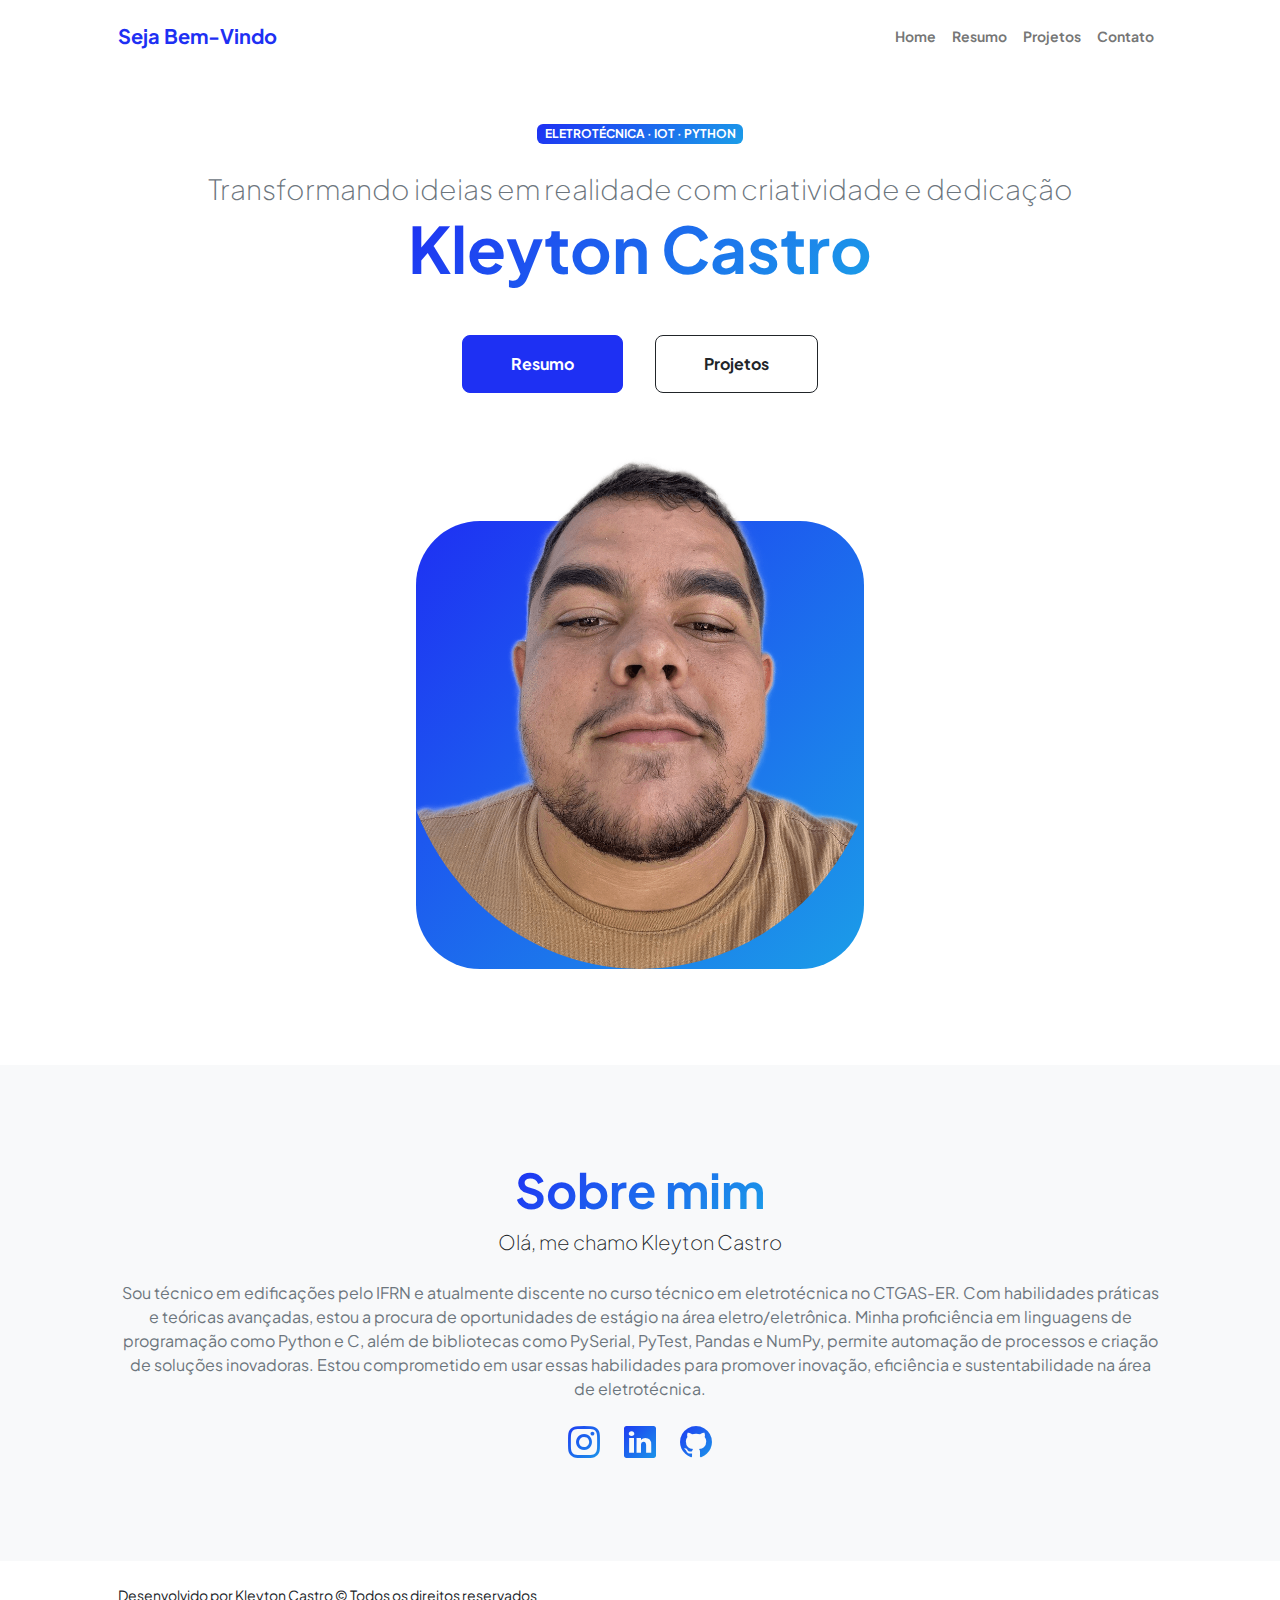
<file: index.html>
<!DOCTYPE html>
<html lang="pt-br">
    <head>
        <meta charset="utf-8" />
        <meta name="viewport" content="width=device-width, initial-scale=1, shrink-to-fit=no" />
        <meta name="description" content="" />
        <meta name="author" content="" />
        <title>Kleyton Castro</title>
        <!-- Favicon-->
        <link rel="icon" type="image/x-icon" href="assets/favicon.ico" />
        <!-- Custom Google font-->
        <link rel="preconnect" href="https://fonts.googleapis.com" />
        <link rel="preconnect" href="https://fonts.gstatic.com" crossorigin />
        <link href="https://fonts.googleapis.com/css2?family=Plus+Jakarta+Sans:wght@100;200;300;400;500;600;700;800;900&amp;display=swap" rel="stylesheet" />
        <!-- Bootstrap icons-->
        <link href="https://cdn.jsdelivr.net/npm/bootstrap-icons@1.8.1/font/bootstrap-icons.css" rel="stylesheet" />
        <!-- Core theme CSS (includes Bootstrap)-->
        <link href="css/styles.css" rel="stylesheet" />
    </head>
    <body class="d-flex flex-column h-100">
        <main class="flex-shrink-0">
            <!-- Navigation-->
            <nav class="navbar navbar-expand-lg navbar-light bg-white py-3">
                <div class="container px-5">
                    <a class="navbar-brand" href="index.html"><span class="fw-bolder text-primary">Seja Bem-Vindo</span></a>
                    <button class="navbar-toggler" type="button" data-bs-toggle="collapse" data-bs-target="#navbarSupportedContent" aria-controls="navbarSupportedContent" aria-expanded="false" aria-label="Toggle navigation"><span class="navbar-toggler-icon"></span></button>
                    <div class="collapse navbar-collapse" id="navbarSupportedContent">
                        <ul class="navbar-nav ms-auto mb-2 mb-lg-0 small fw-bolder">
                            <li class="nav-item"><a class="nav-link" href="index.html">Home</a></li>
                            <li class="nav-item"><a class="nav-link" href="resume.html">Resumo</a></li>
                            <li class="nav-item"><a class="nav-link" href="projects.html">Projetos</a></li>
                            <li class="nav-item"><a class="nav-link" href="contact.html">Contato</a></li>
                        </ul>
                    </div>
                </div>
            </nav>
            <!-- Header-->
            <header class="py-5">
                <div class="container px-5 pb-5">
                    <div class="row gx-5 align-items-center">
                        <div class="col-xxl-5">
                            <!-- Header text content-->
                            <div class="text-center text-xxl-start">
                                <div class="badge bg-gradient-primary-to-secondary text-white mb-4"><div class="text-uppercase">Eletrotécnica &middot; IoT &middot; Python</div></div>
                                <div class="fs-3 fw-light text-muted">Transformando ideias em realidade com criatividade e dedicação</div>
                                <h1 class="display-3 fw-bolder mb-5"><span class="text-gradient d-inline">Kleyton Castro</span></h1>
                                <div class="d-grid gap-3 d-sm-flex justify-content-sm-center justify-content-xxl-start mb-3">
                                    <a class="btn btn-primary btn-lg px-5 py-3 me-sm-3 fs-6 fw-bolder" href="resume.html">Resumo</a>
                                    <a class="btn btn-outline-dark btn-lg px-5 py-3 fs-6 fw-bolder" href="projects.html">Projetos</a>
                                </div>
                            </div>
                        </div>
                        <div class="col-xxl-7">
                            <!-- Header profile picture-->
                            <div class="d-flex justify-content-center mt-5 mt-xxl-0">
                                <div class="profile bg-gradient-primary-to-secondary">
                                    <img class="profile-img" src="assets/profile.png" alt="..." />
                                    
                                </div>
                            </div>
                        </div>
                    </div>
                </div>
            </header>
            <!-- About Section-->
            <section class="bg-light py-5">
                <div class="container px-5">
                    <div class="row gx-5 justify-content-center">
                        <div class="col-xxl-8">
                            <div class="text-center my-5">
                                <h2 class="display-5 fw-bolder"><span class="text-gradient d-inline">Sobre mim</span></h2>
                                <p class="lead fw-light mb-4">Olá, me chamo Kleyton Castro</p>
                                <p class="text-muted">Sou técnico em edificações pelo IFRN e atualmente discente no curso técnico em eletrotécnica no CTGAS-ER. Com habilidades práticas e teóricas avançadas, estou a procura de oportunidades de estágio na área eletro/eletrônica. Minha proficiência em linguagens de programação como Python e C, além de bibliotecas como PySerial, PyTest, Pandas e NumPy, permite automação de processos e criação de soluções inovadoras. Estou comprometido em usar essas habilidades para promover inovação, eficiência e sustentabilidade na área de eletrotécnica.</p>
                                <div class="d-flex justify-content-center fs-2 gap-4">
                                    <a class="text-gradient" href="https://www.instagram.com/kleytonnf/" target="_blank"><i class="bi bi-instagram"></i></a>
                                    <a class="text-gradient" href="https://www.linkedin.com/in/kleytoncastro/" target="_blank"><i class="bi bi-linkedin"></i></a>
                                    <a class="text-gradient" href="https://github.com/kleytonnf" target="_blank"><i class="bi bi-github"></i></a>
                                </div>
                            </div>
                        </div>
                    </div>
                </div>
            </section>
        </main>
        <!-- Footer-->
        <footer class="bg-white py-4 mt-auto">
            <div class="container px-5">
                <div class="row align-items-center justify-content-between flex-column flex-sm-row">
                    <div class="col-auto"><div class="small m-0">Desenvolvido por Kleyton Castro &copy; Todos os direitos reservados</div></div>
                </div>
            </div>
        </footer>
        <!-- Bootstrap core JS-->
        <script src="https://cdn.jsdelivr.net/npm/bootstrap@5.2.3/dist/js/bootstrap.bundle.min.js"></script>
        <!-- Core theme JS-->
        <script src="js/scripts.js"></script>
    </body>
</html>
</file>
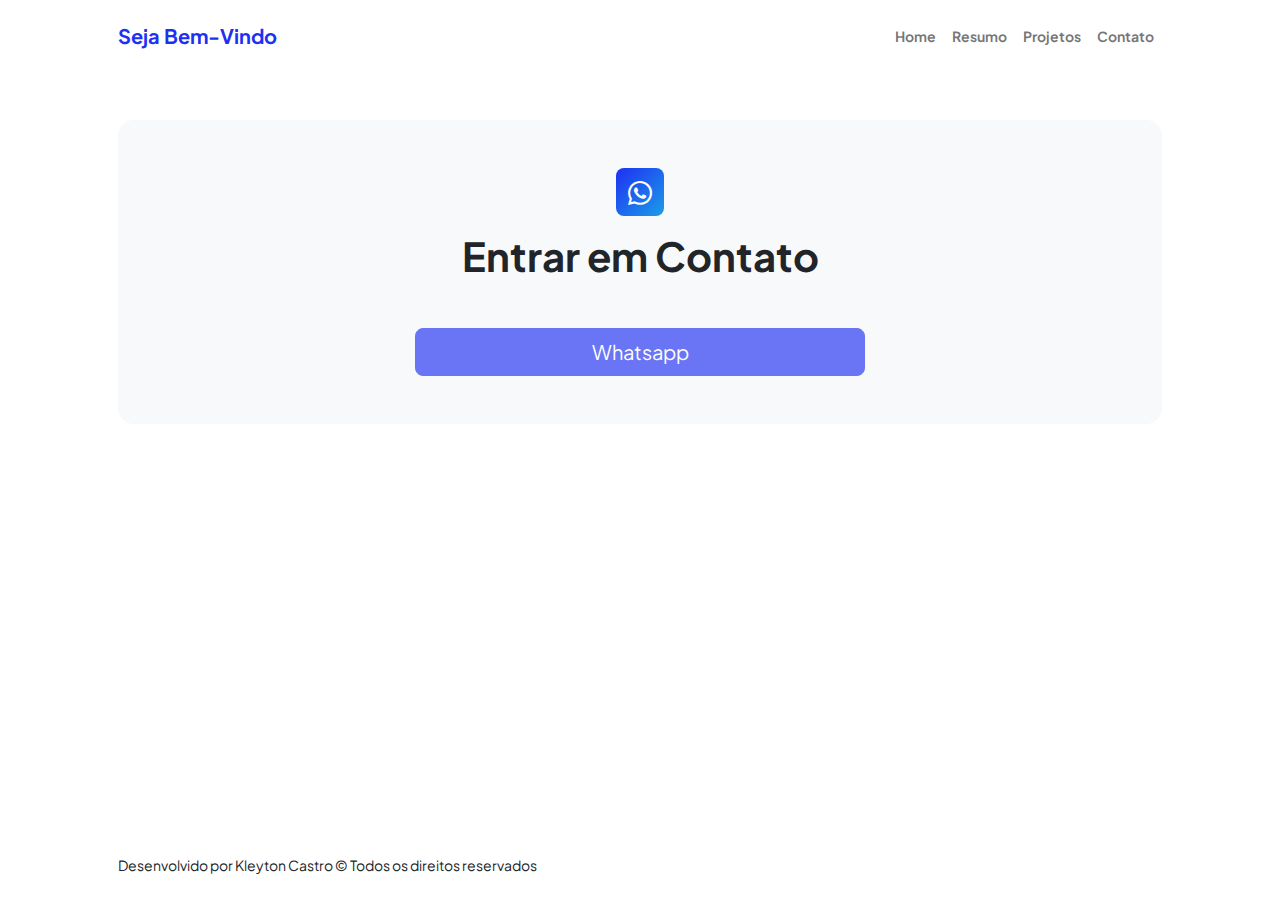
<file: contact.html>
<!DOCTYPE html>
<html lang="pt-br">
    <head>
        <meta charset="utf-8" />
        <meta name="viewport" content="width=device-width, initial-scale=1, shrink-to-fit=no" />
        <meta name="description" content />
        <meta name="author" content />
        <title>Kleyton Castro - Contato</title>
        <!-- Favicon-->
        <link rel="icon" type="image/x-icon" href="assets/favicon.ico" />
        <!-- Custom Google font-->
        <link rel="preconnect" href="https://fonts.googleapis.com" />
        <link rel="preconnect" href="https://fonts.gstatic.com" crossorigin />
        <link href="https://fonts.googleapis.com/css2?family=Plus+Jakarta+Sans:wght@100;200;300;400;500;600;700;800;900&amp;display=swap" rel="stylesheet" />
        <!-- Bootstrap icons-->
        <link href="https://cdn.jsdelivr.net/npm/bootstrap-icons@1.8.1/font/bootstrap-icons.css" rel="stylesheet" />
        <!-- Core theme CSS (includes Bootstrap)-->
        <link href="css/styles.css" rel="stylesheet" />
    </head>
    <body class="d-flex flex-column">
        <main class="flex-shrink-0">
            <!-- Navigation-->
            <nav class="navbar navbar-expand-lg navbar-light bg-white py-3">
                <div class="container px-5">
                    <a class="navbar-brand" href="index.html"><span class="fw-bolder text-primary">Seja Bem-Vindo</span></a>
                    <button class="navbar-toggler" type="button" data-bs-toggle="collapse" data-bs-target="#navbarSupportedContent" aria-controls="navbarSupportedContent" aria-expanded="false" aria-label="Toggle navigation"><span class="navbar-toggler-icon"></span></button>
                    <div class="collapse navbar-collapse" id="navbarSupportedContent">
                        <ul class="navbar-nav ms-auto mb-2 mb-lg-0 small fw-bolder">
                            <li class="nav-item"><a class="nav-link" href="index.html">Home</a></li>
                            <li class="nav-item"><a class="nav-link" href="resume.html">Resumo</a></li>
                            <li class="nav-item"><a class="nav-link" href="projects.html">Projetos</a></li>
                            <li class="nav-item"><a class="nav-link" href="contact.html">Contato</a></li>
                        </ul>
                    </div>
                </div>
            </nav>
            <!-- Page content-->
            <section class="py-5">
                <div class="container px-5">
                    <!-- Contact form-->
                    <div class="bg-light rounded-4 py-5 px-4 px-md-5">
                        <div class="text-center mb-5">
                            <div class="feature bg-primary bg-gradient-primary-to-secondary text-white rounded-3 mb-3"><i class="bi bi-whatsapp"></i></div>
                            <h1 class="fw-bolder">Entrar em Contato</h1>
                        </div>
                        <div class="row gx-5 justify-content-center">
                            <div class="col-lg-8 col-xl-6">
                                <form>
                                    <a href="https://api.whatsapp.com/send?phone=5584991778118" target="_blank"><div class="d-grid"><button class="btn btn-primary btn-lg disabled" id="submitButton" type="submit">Whatsapp</button></div></a>
                                </form>
                            </div>
                        </div>
                    </div>
                </div>
            </section>
        </main>
        <!-- Footer-->
        <footer class="bg-white py-4 mt-auto">
            <div class="container px-5">
                <div class="row align-items-center justify-content-between flex-column flex-sm-row">
                    <div class="col-auto"><div class="small m-0">Desenvolvido por Kleyton Castro &copy; Todos os direitos reservados</div></div>
                </div>
            </div>
        </footer>
        <!-- Bootstrap core JS-->
        <script src="https://cdn.jsdelivr.net/npm/bootstrap@5.2.3/dist/js/bootstrap.bundle.min.js"></script>
        <!-- Core theme JS-->
        <script src="js/scripts.js"></script>
        <script src="https://cdn.startbootstrap.com/sb-forms-latest.js"></script>
    </body>
</html>
</file>
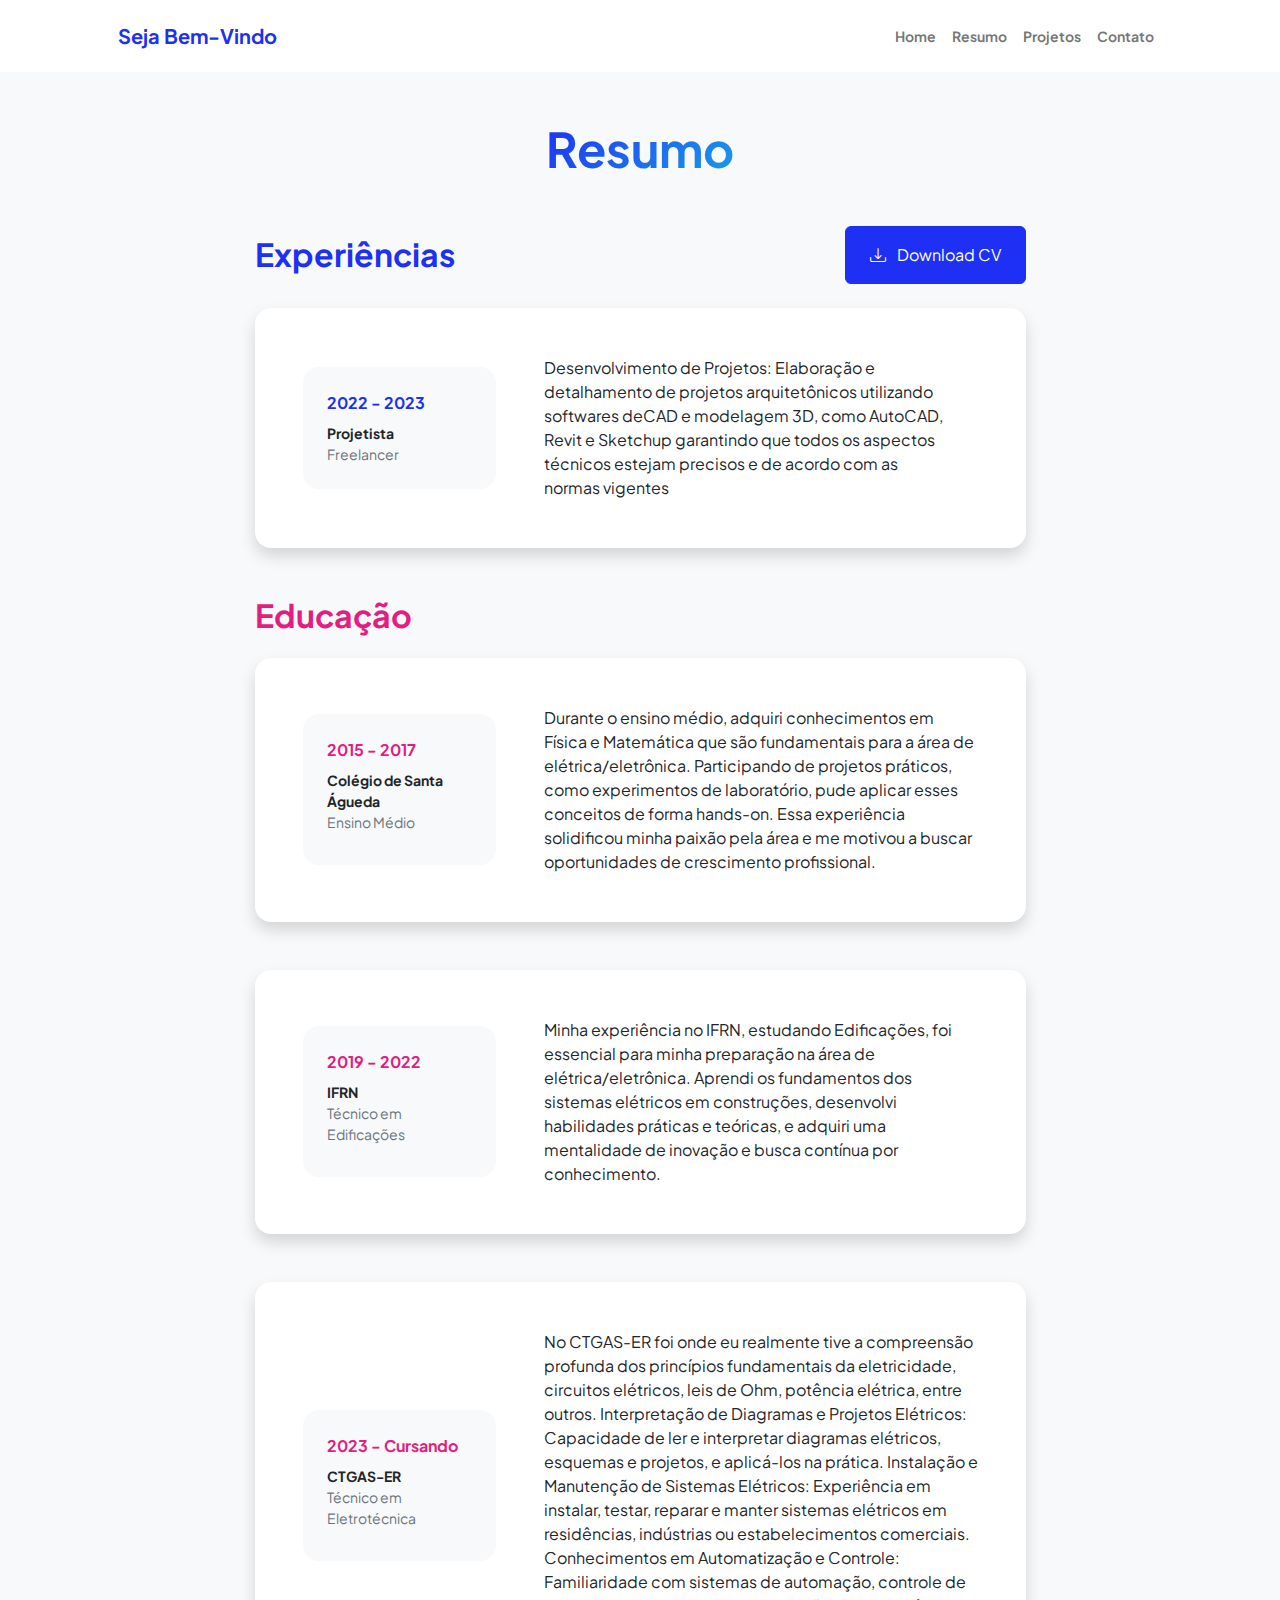
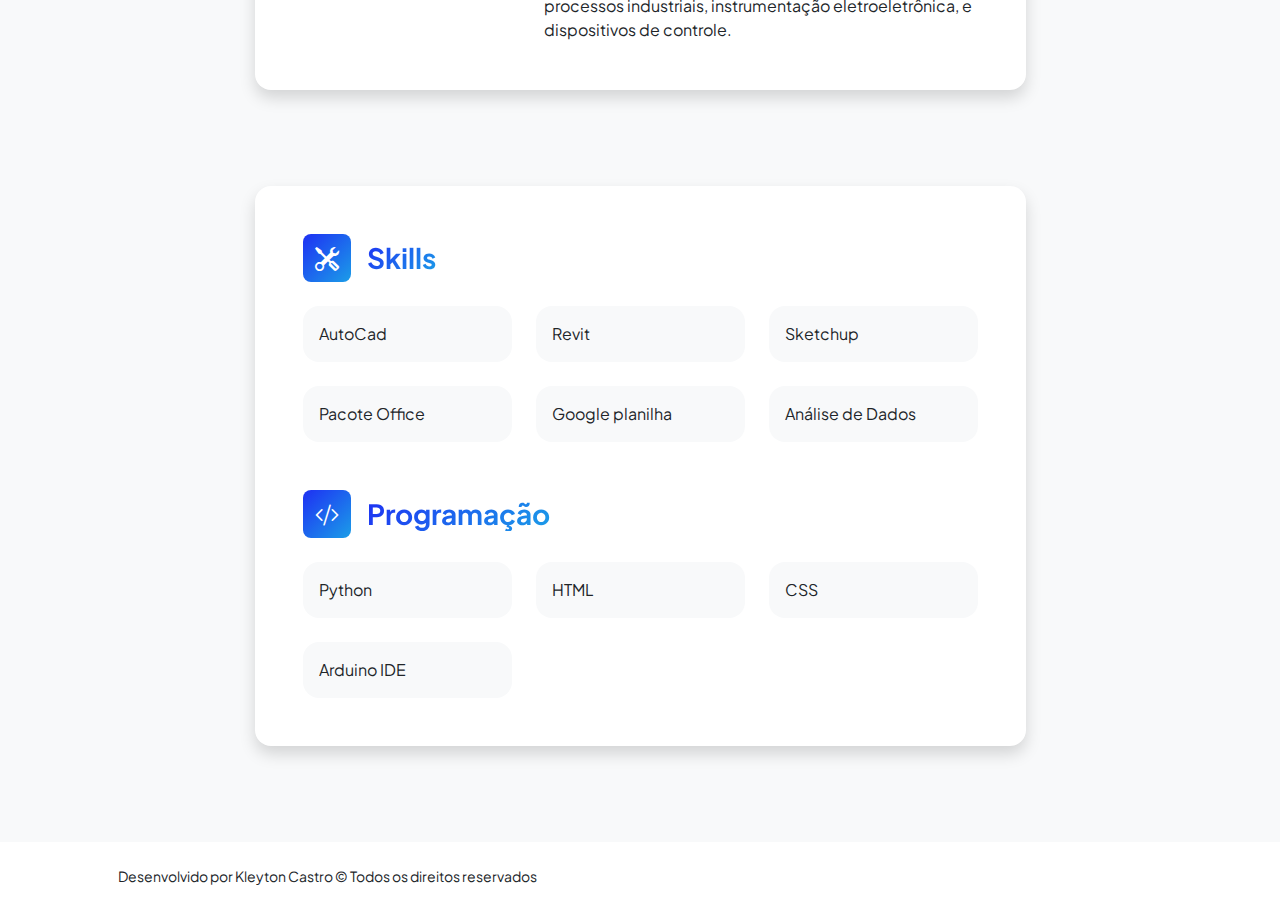
<file: resume.html>
<!DOCTYPE html>
<html lang="pt-br">
    <head>
        <meta charset="utf-8" />
        <meta name="viewport" content="width=device-width, initial-scale=1, shrink-to-fit=no" />
        <meta name="description" content="" />
        <meta name="author" content="" />
        <title>Kleyton Castro - Resumo</title>
        <!-- Favicon-->
        <link rel="icon" type="image/x-icon" href="assets/favicon.ico" />
        <!-- Custom Google font-->
        <link rel="preconnect" href="https://fonts.googleapis.com" />
        <link rel="preconnect" href="https://fonts.gstatic.com" crossorigin />
        <link href="https://fonts.googleapis.com/css2?family=Plus+Jakarta+Sans:wght@100;200;300;400;500;600;700;800;900&amp;display=swap" rel="stylesheet" />
        <!-- Bootstrap icons-->
        <link href="https://cdn.jsdelivr.net/npm/bootstrap-icons@1.8.1/font/bootstrap-icons.css" rel="stylesheet" />
        <!-- Core theme CSS (includes Bootstrap)-->
        <link href="css/styles.css" rel="stylesheet" />
    </head>
    <body class="d-flex flex-column h-100 bg-light">
        <main class="flex-shrink-0">
            <!-- Navigation-->
            <nav class="navbar navbar-expand-lg navbar-light bg-white py-3">
                <div class="container px-5">
                    <a class="navbar-brand" href="index.html"><span class="fw-bolder text-primary">Seja Bem-Vindo</span></a>
                    <button class="navbar-toggler" type="button" data-bs-toggle="collapse" data-bs-target="#navbarSupportedContent" aria-controls="navbarSupportedContent" aria-expanded="false" aria-label="Toggle navigation"><span class="navbar-toggler-icon"></span></button>
                    <div class="collapse navbar-collapse" id="navbarSupportedContent">
                        <ul class="navbar-nav ms-auto mb-2 mb-lg-0 small fw-bolder">
                            <li class="nav-item"><a class="nav-link" href="index.html">Home</a></li>
                            <li class="nav-item"><a class="nav-link" href="resume.html">Resumo</a></li>
                            <li class="nav-item"><a class="nav-link" href="projects.html">Projetos</a></li>
                            <li class="nav-item"><a class="nav-link" href="contact.html">Contato</a></li>
                        </ul>
                    </div>
                </div>
            </nav>
            <!-- Page Content-->
            <div class="container px-5 my-5">
                <div class="text-center mb-5">
                    <h1 class="display-5 fw-bolder mb-0"><span class="text-gradient d-inline">Resumo</span></h1>
                </div>
                <div class="row gx-5 justify-content-center">
                    <div class="col-lg-11 col-xl-9 col-xxl-8">
                        <!-- Experience Section-->
                        <section>
                            <div class="d-flex align-items-center justify-content-between mb-4">
                                <h2 class="text-primary fw-bolder mb-0">Experiências</h2>
                                <!-- Download resume button-->
                                <!-- Note: Set the link href target to a PDF file within your project-->
                                <a class="btn btn-primary px-4 py-3" href="assets/files/KleytonCV.pdf" target="_blank">
                                    <div class="d-inline-block bi bi-download me-2"></div>
                                    Download CV
                                </a>
                            </div>
                            <!-- Experience Card 1-->
                            <div class="card shadow border-0 rounded-4 mb-5">
                                <div class="card-body p-5">
                                    <div class="row align-items-center gx-5">
                                        <div class="col text-center text-lg-start mb-4 mb-lg-0">
                                            <div class="bg-light p-4 rounded-4">
                                                <div class="text-primary fw-bolder mb-2">2022 - 2023</div>
                                                <div class="small fw-bolder">Projetista</div>
                                                <div class="small text-muted">Freelancer</div>
                                            </div>
                                        </div>
                                        <div class="col-lg-8"><div>Desenvolvimento de Projetos: Elaboração e detalhamento de projetos arquitetônicos utilizando softwares deCAD e modelagem 3D, como AutoCAD, Revit e Sketchup garantindo que todos os aspectos técnicos estejam precisos e de acordo com as normas vigentes</div></div>
                                    </div>
                                </div>
                            </div>
                        </section>
                        <!-- Education Section-->
                        <section>
                            <h2 class="text-secondary fw-bolder mb-4">Educação</h2>
                            <!-- Education Card 1-->
                            <div class="card shadow border-0 rounded-4 mb-5">
                                <div class="card-body p-5">
                                    <div class="row align-items-center gx-5">
                                        <div class="col text-center text-lg-start mb-4 mb-lg-0">
                                            <div class="bg-light p-4 rounded-4">
                                                <div class="text-secondary fw-bolder mb-2">2015 - 2017</div>
                                                <div class="mb-2">
                                                    <div class="small fw-bolder">Colégio de Santa Águeda</div>
                                                    <div class="small text-muted">Ensino Médio</div>
                                                </div>
                                            </div>
                                        </div>
                                        <div class="col-lg-8"><div>Durante o ensino médio, adquiri conhecimentos em Física e Matemática que são fundamentais para a área de elétrica/eletrônica. Participando de projetos práticos, como experimentos de laboratório, pude aplicar esses conceitos de forma hands-on. Essa experiência solidificou minha paixão pela área e me motivou a buscar oportunidades de crescimento profissional.</div></div>
                                    </div>
                                </div>
                            </div>
                            <!-- Education Card 2-->
                            <div class="card shadow border-0 rounded-4 mb-5">
                                <div class="card-body p-5">
                                    <div class="row align-items-center gx-5">
                                        <div class="col text-center text-lg-start mb-4 mb-lg-0">
                                            <div class="bg-light p-4 rounded-4">
                                                <div class="text-secondary fw-bolder mb-2">2019 - 2022</div>
                                                <div class="mb-2">
                                                    <div class="small fw-bolder">IFRN</div>
                                                    <div class="small text-muted">Técnico em Edificações</div>
                                                </div>
                                            </div>
                                        </div>
                                        <div class="col-lg-8"><div>Minha experiência no IFRN, estudando Edificações, foi essencial para minha preparação na área de elétrica/eletrônica. Aprendi os fundamentos dos sistemas elétricos em construções, desenvolvi habilidades práticas e teóricas, e adquiri uma mentalidade de inovação e busca contínua por conhecimento.</div></div>
                                    </div>
                                </div>
                            </div>

                            <div class="card shadow border-0 rounded-4 mb-5">
                                <div class="card-body p-5">
                                    <div class="row align-items-center gx-5">
                                        <div class="col text-center text-lg-start mb-4 mb-lg-0">
                                            <div class="bg-light p-4 rounded-4">
                                                <div class="text-secondary fw-bolder mb-2">2023 - Cursando</div>
                                                <div class="mb-2">
                                                    <div class="small fw-bolder">CTGAS-ER</div>
                                                    <div class="small text-muted">Técnico em Eletrotécnica</div>
                                                </div>
                                            </div>
                                        </div>
                                        <div class="col-lg-8"><div>No CTGAS-ER foi onde eu realmente tive a compreensão profunda dos princípios fundamentais da eletricidade, circuitos elétricos, leis de Ohm, potência elétrica, entre outros. Interpretação de Diagramas e Projetos Elétricos: Capacidade de ler e interpretar diagramas elétricos, esquemas e projetos, e aplicá-los na prática. Instalação e Manutenção de Sistemas Elétricos: Experiência em instalar, testar, reparar e manter sistemas elétricos em residências, indústrias ou estabelecimentos comerciais. Conhecimentos em Automatização e Controle: Familiaridade com sistemas de automação, controle de processos industriais, instrumentação eletroeletrônica, e dispositivos de controle.</div></div>
                                    </div>
                                </div>
                            </div>
                        </section>
                        <!-- Divider-->
                        <div class="pb-5"></div>
                        <!-- Skills Section-->
                        <section>
                            <!-- Skillset Card-->
                            <div class="card shadow border-0 rounded-4 mb-5">
                                <div class="card-body p-5">
                                    <!-- Professional skills list-->
                                    <div class="mb-5">
                                        <div class="d-flex align-items-center mb-4">
                                            <div class="feature bg-primary bg-gradient-primary-to-secondary text-white rounded-3 me-3"><i class="bi bi-tools"></i></div>
                                            <h3 class="fw-bolder mb-0"><span class="text-gradient d-inline">Skills</span></h3>
                                        </div>
                                        <div class="row row-cols-1 row-cols-md-3 mb-4">
                                            <div class="col mb-4 mb-md-0"><div class="d-flex align-items-center bg-light rounded-4 p-3 h-100">AutoCad</div></div>
                                            <div class="col mb-4 mb-md-0"><div class="d-flex align-items-center bg-light rounded-4 p-3 h-100">Revit</div></div>
                                            <div class="col"><div class="d-flex align-items-center bg-light rounded-4 p-3 h-100">Sketchup</div></div>
                                        </div>
                                        <div class="row row-cols-1 row-cols-md-3">
                                            <div class="col mb-4 mb-md-0"><div class="d-flex align-items-center bg-light rounded-4 p-3 h-100">Pacote Office</div></div>
                                            <div class="col mb-4 mb-md-0"><div class="d-flex align-items-center bg-light rounded-4 p-3 h-100">Google planilha</div></div>
                                            <div class="col"><div class="d-flex align-items-center bg-light rounded-4 p-3 h-100">Análise de Dados</div></div>
                                        </div>
                                    </div>
                                    <!-- Languages list-->
                                    <div class="mb-0">
                                        <div class="d-flex align-items-center mb-4">
                                            <div class="feature bg-primary bg-gradient-primary-to-secondary text-white rounded-3 me-3"><i class="bi bi-code-slash"></i></div>
                                            <h3 class="fw-bolder mb-0"><span class="text-gradient d-inline">Programação</span></h3>
                                        </div>
                                        <div class="row row-cols-1 row-cols-md-3 mb-4">
                                            <div class="col mb-4 mb-md-0"><div class="d-flex align-items-center bg-light rounded-4 p-3 h-100">Python</div></div>
                                            <div class="col mb-4 mb-md-0"><div class="d-flex align-items-center bg-light rounded-4 p-3 h-100">HTML</div></div>
                                            <div class="col"><div class="d-flex align-items-center bg-light rounded-4 p-3 h-100">CSS</div></div>
                                        </div>
                                        <div class="row row-cols-1 row-cols-md-3">
                                            <div class="col mb-4 mb-md-0"><div class="d-flex align-items-center bg-light rounded-4 p-3 h-100">Arduino IDE</div></div>
                                        </div>
                                    </div>
                                </div>
                            </div>
                        </section>
                    </div>
                </div>
            </div>
        </main>
        <!-- Footer-->
        <footer class="bg-white py-4 mt-auto">
            <div class="container px-5">
                <div class="row align-items-center justify-content-between flex-column flex-sm-row">
                    <div class="col-auto"><div class="small m-0">Desenvolvido por Kleyton Castro &copy; Todos os direitos reservados</div></div>
                </div>
            </div>
        </footer>
        <!-- Bootstrap core JS-->
        <script src="https://cdn.jsdelivr.net/npm/bootstrap@5.2.3/dist/js/bootstrap.bundle.min.js"></script>
        <!-- Core theme JS-->
        <script src="js/scripts.js"></script>
    </body>
</html>
</file>
<file: css/styles.css>
@charset "UTF-8";

:root {
  --bs-blue: #1e30f3;
  --bs-indigo: #6610f2;
  --bs-purple: #6f42c1;
  --bs-pink: #1b9de8;
  --bs-red: #dc3545;
  --bs-orange: #fd7e14;
  --bs-yellow: #ffc107;
  --bs-green: #198754;
  --bs-teal: #20c997;
  --bs-cyan: #0dcaf0;
  --bs-black: #000;
  --bs-white: #fff;
  --bs-gray: #6c757d;
  --bs-gray-dark: #343a40;
  --bs-gray-100: #f8f9fa;
  --bs-gray-200: #e9ecef;
  --bs-gray-300: #dee2e6;
  --bs-gray-400: #ced4da;
  --bs-gray-500: #adb5bd;
  --bs-gray-600: #6c757d;
  --bs-gray-700: #495057;
  --bs-gray-800: #343a40;
  --bs-gray-900: #212529;
  --bs-primary: #1e30f3;
  --bs-secondary: #1b9de8;
  --bs-success: #198754;
  --bs-info: #0dcaf0;
  --bs-warning: #ffc107;
  --bs-danger: #dc3545;
  --bs-light: #f8f9fa;
  --bs-dark: #212529;
  --bs-primary-rgb: 30, 48, 243;
  --bs-secondary-rgb: 226, 30, 128;
  --bs-success-rgb: 25, 135, 84;
  --bs-info-rgb: 13, 202, 240;
  --bs-warning-rgb: 255, 193, 7;
  --bs-danger-rgb: 220, 53, 69;
  --bs-light-rgb: 248, 249, 250;
  --bs-dark-rgb: 33, 37, 41;
  --bs-white-rgb: 255, 255, 255;
  --bs-black-rgb: 0, 0, 0;
  --bs-body-color-rgb: 33, 37, 41;
  --bs-body-bg-rgb: 255, 255, 255;
  --bs-font-sans-serif: "Plus Jakarta Sans";
  --bs-font-monospace: SFMono-Regular, Menlo, Monaco, Consolas, "Liberation Mono", "Courier New", monospace;
  --bs-gradient: linear-gradient(180deg, rgba(255, 255, 255, 0.15), rgba(255, 255, 255, 0));
  --bs-body-font-family: var(--bs-font-sans-serif);
  --bs-body-font-size: 1rem;
  --bs-body-font-weight: 400;
  --bs-body-line-height: 1.5;
  --bs-body-color: #212529;
  --bs-body-bg: #fff;
  --bs-border-width: 1px;
  --bs-border-style: solid;
  --bs-border-color: #dee2e6;
  --bs-border-color-translucent: rgba(0, 0, 0, 0.175);
  --bs-border-radius: 0.375rem;
  --bs-border-radius-sm: 0.25rem;
  --bs-border-radius-lg: 0.5rem;
  --bs-border-radius-xl: 1rem;
  --bs-border-radius-2xl: 2rem;
  --bs-border-radius-pill: 50rem;
  --bs-link-color: #1e30f3;
  --bs-link-hover-color: #1826c2;
  --bs-code-color: #1b9de8;
  --bs-highlight-bg: #fff3cd;
}

*,
*::before,
*::after {
  box-sizing: border-box;
}

@media (prefers-reduced-motion: no-preference) {
  :root {
    scroll-behavior: smooth;
  }
}

body {
  margin: 0;
  font-family: var(--bs-body-font-family);
  font-size: var(--bs-body-font-size);
  font-weight: var(--bs-body-font-weight);
  line-height: var(--bs-body-line-height);
  color: var(--bs-body-color);
  text-align: var(--bs-body-text-align);
  background-color: var(--bs-body-bg);
  -webkit-text-size-adjust: 100%;
  -webkit-tap-highlight-color: rgba(0, 0, 0, 0);
}

hr {
  margin: 1rem 0;
  color: inherit;
  border: 0;
  border-top: 1px solid;
  opacity: 0.25;
}

h6, .h6, h5, .h5, h4, .h4, h3, .h3, h2, .h2, h1, .h1 {
  margin-top: 0;
  margin-bottom: 0.5rem;
  font-weight: 500;
  line-height: 1.2;
}

h1, .h1 {
  font-size: calc(1.375rem + 1.5vw);
}
@media (min-width: 1200px) {
  h1, .h1 {
    font-size: 2.5rem;
  }
}

h2, .h2 {
  font-size: calc(1.325rem + 0.9vw);
}
@media (min-width: 1200px) {
  h2, .h2 {
    font-size: 2rem;
  }
}

h3, .h3 {
  font-size: calc(1.3rem + 0.6vw);
}
@media (min-width: 1200px) {
  h3, .h3 {
    font-size: 1.75rem;
  }
}

h4, .h4 {
  font-size: calc(1.275rem + 0.3vw);
}
@media (min-width: 1200px) {
  h4, .h4 {
    font-size: 1.5rem;
  }
}

h5, .h5 {
  font-size: 1.25rem;
}

h6, .h6 {
  font-size: 1rem;
}

p {
  margin-top: 0;
  margin-bottom: 1rem;
}

abbr[title] {
  -webkit-text-decoration: underline dotted;
          text-decoration: underline dotted;
  cursor: help;
  -webkit-text-decoration-skip-ink: none;
          text-decoration-skip-ink: none;
}

address {
  margin-bottom: 1rem;
  font-style: normal;
  line-height: inherit;
}

ol,
ul {
  padding-left: 2rem;
}

ol,
ul,
dl {
  margin-top: 0;
  margin-bottom: 1rem;
}

ol ol,
ul ul,
ol ul,
ul ol {
  margin-bottom: 0;
}

dt {
  font-weight: 700;
}

dd {
  margin-bottom: 0.5rem;
  margin-left: 0;
}

blockquote {
  margin: 0 0 1rem;
}

b,
strong {
  font-weight: bolder;
}

small, .small {
  font-size: 0.875em;
}

mark, .mark {
  padding: 0.1875em;
  background-color: var(--bs-highlight-bg);
}

sub,
sup {
  position: relative;
  font-size: 0.75em;
  line-height: 0;
  vertical-align: baseline;
}

sub {
  bottom: -0.25em;
}

sup {
  top: -0.5em;
}

a {
  color: var(--bs-link-color);
  text-decoration: underline;
}
a:hover {
  color: var(--bs-link-hover-color);
}

a:not([href]):not([class]), a:not([href]):not([class]):hover {
  color: inherit;
  text-decoration: none;
}

pre,
code,
kbd,
samp {
  font-family: var(--bs-font-monospace);
  font-size: 1em;
}

pre {
  display: block;
  margin-top: 0;
  margin-bottom: 1rem;
  overflow: auto;
  font-size: 0.875em;
}
pre code {
  font-size: inherit;
  color: inherit;
  word-break: normal;
}

code {
  font-size: 0.875em;
  color: var(--bs-code-color);
  word-wrap: break-word;
}
a > code {
  color: inherit;
}

kbd {
  padding: 0.1875rem 0.375rem;
  font-size: 0.875em;
  color: var(--bs-body-bg);
  background-color: var(--bs-body-color);
  border-radius: 0.25rem;
}
kbd kbd {
  padding: 0;
  font-size: 1em;
}

figure {
  margin: 0 0 1rem;
}

img,
svg {
  vertical-align: middle;
}

table {
  caption-side: bottom;
  border-collapse: collapse;
}

caption {
  padding-top: 0.5rem;
  padding-bottom: 0.5rem;
  color: #6c757d;
  text-align: left;
}

th {
  text-align: inherit;
  text-align: -webkit-match-parent;
}

thead,
tbody,
tfoot,
tr,
td,
th {
  border-color: inherit;
  border-style: solid;
  border-width: 0;
}

label {
  display: inline-block;
}

button {
  border-radius: 0;
}

button:focus:not(:focus-visible) {
  outline: 0;
}

input,
button,
select,
optgroup,
textarea {
  margin: 0;
  font-family: inherit;
  font-size: inherit;
  line-height: inherit;
}

button,
select {
  text-transform: none;
}

[role=button] {
  cursor: pointer;
}

select {
  word-wrap: normal;
}
select:disabled {
  opacity: 1;
}

[list]:not([type=date]):not([type=datetime-local]):not([type=month]):not([type=week]):not([type=time])::-webkit-calendar-picker-indicator {
  display: none !important;
}

button,
[type=button],
[type=reset],
[type=submit] {
  -webkit-appearance: button;
}
button:not(:disabled),
[type=button]:not(:disabled),
[type=reset]:not(:disabled),
[type=submit]:not(:disabled) {
  cursor: pointer;
}

::-moz-focus-inner {
  padding: 0;
  border-style: none;
}

textarea {
  resize: vertical;
}

fieldset {
  min-width: 0;
  padding: 0;
  margin: 0;
  border: 0;
}

legend {
  float: left;
  width: 100%;
  padding: 0;
  margin-bottom: 0.5rem;
  font-size: calc(1.275rem + 0.3vw);
  line-height: inherit;
}
@media (min-width: 1200px) {
  legend {
    font-size: 1.5rem;
  }
}
legend + * {
  clear: left;
}

::-webkit-datetime-edit-fields-wrapper,
::-webkit-datetime-edit-text,
::-webkit-datetime-edit-minute,
::-webkit-datetime-edit-hour-field,
::-webkit-datetime-edit-day-field,
::-webkit-datetime-edit-month-field,
::-webkit-datetime-edit-year-field {
  padding: 0;
}

::-webkit-inner-spin-button {
  height: auto;
}

[type=search] {
  outline-offset: -2px;
  -webkit-appearance: textfield;
}

/* rtl:raw:
[type="tel"],
[type="url"],
[type="email"],
[type="number"] {
  direction: ltr;
}
*/
::-webkit-search-decoration {
  -webkit-appearance: none;
}

::-webkit-color-swatch-wrapper {
  padding: 0;
}

::file-selector-button {
  font: inherit;
  -webkit-appearance: button;
}

output {
  display: inline-block;
}

iframe {
  border: 0;
}

summary {
  display: list-item;
  cursor: pointer;
}

progress {
  vertical-align: baseline;
}

[hidden] {
  display: none !important;
}

.lead {
  font-size: 1.25rem;
  font-weight: 300;
}

.display-1 {
  font-size: calc(1.625rem + 4.5vw);
  font-weight: 300;
  line-height: 1.2;
}
@media (min-width: 1200px) {
  .display-1 {
    font-size: 5rem;
  }
}

.display-2 {
  font-size: calc(1.575rem + 3.9vw);
  font-weight: 300;
  line-height: 1.2;
}
@media (min-width: 1200px) {
  .display-2 {
    font-size: 4.5rem;
  }
}

.display-3 {
  font-size: calc(1.525rem + 3.3vw);
  font-weight: 300;
  line-height: 1.2;
}
@media (min-width: 1200px) {
  .display-3 {
    font-size: 4rem;
  }
}

.display-4 {
  font-size: calc(1.475rem + 2.7vw);
  font-weight: 300;
  line-height: 1.2;
}
@media (min-width: 1200px) {
  .display-4 {
    font-size: 3.5rem;
  }
}

.display-5 {
  font-size: calc(1.425rem + 2.1vw);
  font-weight: 300;
  line-height: 1.2;
}
@media (min-width: 1200px) {
  .display-5 {
    font-size: 3rem;
  }
}

.display-6 {
  font-size: calc(1.375rem + 1.5vw);
  font-weight: 300;
  line-height: 1.2;
}
@media (min-width: 1200px) {
  .display-6 {
    font-size: 2.5rem;
  }
}

.list-unstyled {
  padding-left: 0;
  list-style: none;
}

.list-inline {
  padding-left: 0;
  list-style: none;
}

.list-inline-item {
  display: inline-block;
}
.list-inline-item:not(:last-child) {
  margin-right: 0.5rem;
}

.initialism {
  font-size: 0.875em;
  text-transform: uppercase;
}

.blockquote {
  margin-bottom: 1rem;
  font-size: 1.25rem;
}
.blockquote > :last-child {
  margin-bottom: 0;
}

.blockquote-footer {
  margin-top: -1rem;
  margin-bottom: 1rem;
  font-size: 0.875em;
  color: #6c757d;
}
.blockquote-footer::before {
  content: "— ";
}

.img-fluid {
  max-width: 100%;
  height: auto;
}

.img-thumbnail {
  padding: 0.25rem;
  background-color: #fff;
  border: 1px solid var(--bs-border-color);
  border-radius: 0.375rem;
  max-width: 100%;
  height: auto;
}

.figure {
  display: inline-block;
}

.figure-img {
  margin-bottom: 0.5rem;
  line-height: 1;
}

.figure-caption {
  font-size: 0.875em;
  color: #6c757d;
}

.container,
.container-fluid,
.container-xxl,
.container-xl,
.container-lg,
.container-md,
.container-sm {
  --bs-gutter-x: 1.5rem;
  --bs-gutter-y: 0;
  width: 100%;
  padding-right: calc(var(--bs-gutter-x) * 0.5);
  padding-left: calc(var(--bs-gutter-x) * 0.5);
  margin-right: auto;
  margin-left: auto;
}

@media (min-width: 576px) {
  .container-sm, .container {
    max-width: 540px;
  }
}
@media (min-width: 768px) {
  .container-md, .container-sm, .container {
    max-width: 720px;
  }
}
@media (min-width: 992px) {
  .container-lg, .container-md, .container-sm, .container {
    max-width: 960px;
  }
}
@media (min-width: 1200px) {
  .container-xl, .container-lg, .container-md, .container-sm, .container {
    max-width: 1140px;
  }
}
@media (min-width: 1400px) {
  .container-xxl, .container-xl, .container-lg, .container-md, .container-sm, .container {
    max-width: 1320px;
  }
}
.row {
  --bs-gutter-x: 1.5rem;
  --bs-gutter-y: 0;
  display: flex;
  flex-wrap: wrap;
  margin-top: calc(-1 * var(--bs-gutter-y));
  margin-right: calc(-0.5 * var(--bs-gutter-x));
  margin-left: calc(-0.5 * var(--bs-gutter-x));
}
.row > * {
  flex-shrink: 0;
  width: 100%;
  max-width: 100%;
  padding-right: calc(var(--bs-gutter-x) * 0.5);
  padding-left: calc(var(--bs-gutter-x) * 0.5);
  margin-top: var(--bs-gutter-y);
}

.col {
  flex: 1 0 0%;
}

.row-cols-auto > * {
  flex: 0 0 auto;
  width: auto;
}

.row-cols-1 > * {
  flex: 0 0 auto;
  width: 100%;
}

.row-cols-2 > * {
  flex: 0 0 auto;
  width: 50%;
}

.row-cols-3 > * {
  flex: 0 0 auto;
  width: 33.3333333333%;
}

.row-cols-4 > * {
  flex: 0 0 auto;
  width: 25%;
}

.row-cols-5 > * {
  flex: 0 0 auto;
  width: 20%;
}

.row-cols-6 > * {
  flex: 0 0 auto;
  width: 16.6666666667%;
}

.col-auto {
  flex: 0 0 auto;
  width: auto;
}

.col-1 {
  flex: 0 0 auto;
  width: 8.33333333%;
}

.col-2 {
  flex: 0 0 auto;
  width: 16.66666667%;
}

.col-3 {
  flex: 0 0 auto;
  width: 25%;
}

.col-4 {
  flex: 0 0 auto;
  width: 33.33333333%;
}

.col-5 {
  flex: 0 0 auto;
  width: 41.66666667%;
}

.col-6 {
  flex: 0 0 auto;
  width: 50%;
}

.col-7 {
  flex: 0 0 auto;
  width: 58.33333333%;
}

.col-8 {
  flex: 0 0 auto;
  width: 66.66666667%;
}

.col-9 {
  flex: 0 0 auto;
  width: 75%;
}

.col-10 {
  flex: 0 0 auto;
  width: 83.33333333%;
}

.col-11 {
  flex: 0 0 auto;
  width: 91.66666667%;
}

.col-12 {
  flex: 0 0 auto;
  width: 100%;
}

.offset-1 {
  margin-left: 8.33333333%;
}

.offset-2 {
  margin-left: 16.66666667%;
}

.offset-3 {
  margin-left: 25%;
}

.offset-4 {
  margin-left: 33.33333333%;
}

.offset-5 {
  margin-left: 41.66666667%;
}

.offset-6 {
  margin-left: 50%;
}

.offset-7 {
  margin-left: 58.33333333%;
}

.offset-8 {
  margin-left: 66.66666667%;
}

.offset-9 {
  margin-left: 75%;
}

.offset-10 {
  margin-left: 83.33333333%;
}

.offset-11 {
  margin-left: 91.66666667%;
}

.g-0,
.gx-0 {
  --bs-gutter-x: 0;
}

.g-0,
.gy-0 {
  --bs-gutter-y: 0;
}

.g-1,
.gx-1 {
  --bs-gutter-x: 0.25rem;
}

.g-1,
.gy-1 {
  --bs-gutter-y: 0.25rem;
}

.g-2,
.gx-2 {
  --bs-gutter-x: 0.5rem;
}

.g-2,
.gy-2 {
  --bs-gutter-y: 0.5rem;
}

.g-3,
.gx-3 {
  --bs-gutter-x: 1rem;
}

.g-3,
.gy-3 {
  --bs-gutter-y: 1rem;
}

.g-4,
.gx-4 {
  --bs-gutter-x: 1.5rem;
}

.g-4,
.gy-4 {
  --bs-gutter-y: 1.5rem;
}

.g-5,
.gx-5 {
  --bs-gutter-x: 3rem;
}

.g-5,
.gy-5 {
  --bs-gutter-y: 3rem;
}

@media (min-width: 576px) {
  .col-sm {
    flex: 1 0 0%;
  }
  .row-cols-sm-auto > * {
    flex: 0 0 auto;
    width: auto;
  }
  .row-cols-sm-1 > * {
    flex: 0 0 auto;
    width: 100%;
  }
  .row-cols-sm-2 > * {
    flex: 0 0 auto;
    width: 50%;
  }
  .row-cols-sm-3 > * {
    flex: 0 0 auto;
    width: 33.3333333333%;
  }
  .row-cols-sm-4 > * {
    flex: 0 0 auto;
    width: 25%;
  }
  .row-cols-sm-5 > * {
    flex: 0 0 auto;
    width: 20%;
  }
  .row-cols-sm-6 > * {
    flex: 0 0 auto;
    width: 16.6666666667%;
  }
  .col-sm-auto {
    flex: 0 0 auto;
    width: auto;
  }
  .col-sm-1 {
    flex: 0 0 auto;
    width: 8.33333333%;
  }
  .col-sm-2 {
    flex: 0 0 auto;
    width: 16.66666667%;
  }
  .col-sm-3 {
    flex: 0 0 auto;
    width: 25%;
  }
  .col-sm-4 {
    flex: 0 0 auto;
    width: 33.33333333%;
  }
  .col-sm-5 {
    flex: 0 0 auto;
    width: 41.66666667%;
  }
  .col-sm-6 {
    flex: 0 0 auto;
    width: 50%;
  }
  .col-sm-7 {
    flex: 0 0 auto;
    width: 58.33333333%;
  }
  .col-sm-8 {
    flex: 0 0 auto;
    width: 66.66666667%;
  }
  .col-sm-9 {
    flex: 0 0 auto;
    width: 75%;
  }
  .col-sm-10 {
    flex: 0 0 auto;
    width: 83.33333333%;
  }
  .col-sm-11 {
    flex: 0 0 auto;
    width: 91.66666667%;
  }
  .col-sm-12 {
    flex: 0 0 auto;
    width: 100%;
  }
  .offset-sm-0 {
    margin-left: 0;
  }
  .offset-sm-1 {
    margin-left: 8.33333333%;
  }
  .offset-sm-2 {
    margin-left: 16.66666667%;
  }
  .offset-sm-3 {
    margin-left: 25%;
  }
  .offset-sm-4 {
    margin-left: 33.33333333%;
  }
  .offset-sm-5 {
    margin-left: 41.66666667%;
  }
  .offset-sm-6 {
    margin-left: 50%;
  }
  .offset-sm-7 {
    margin-left: 58.33333333%;
  }
  .offset-sm-8 {
    margin-left: 66.66666667%;
  }
  .offset-sm-9 {
    margin-left: 75%;
  }
  .offset-sm-10 {
    margin-left: 83.33333333%;
  }
  .offset-sm-11 {
    margin-left: 91.66666667%;
  }
  .g-sm-0,
  .gx-sm-0 {
    --bs-gutter-x: 0;
  }
  .g-sm-0,
  .gy-sm-0 {
    --bs-gutter-y: 0;
  }
  .g-sm-1,
  .gx-sm-1 {
    --bs-gutter-x: 0.25rem;
  }
  .g-sm-1,
  .gy-sm-1 {
    --bs-gutter-y: 0.25rem;
  }
  .g-sm-2,
  .gx-sm-2 {
    --bs-gutter-x: 0.5rem;
  }
  .g-sm-2,
  .gy-sm-2 {
    --bs-gutter-y: 0.5rem;
  }
  .g-sm-3,
  .gx-sm-3 {
    --bs-gutter-x: 1rem;
  }
  .g-sm-3,
  .gy-sm-3 {
    --bs-gutter-y: 1rem;
  }
  .g-sm-4,
  .gx-sm-4 {
    --bs-gutter-x: 1.5rem;
  }
  .g-sm-4,
  .gy-sm-4 {
    --bs-gutter-y: 1.5rem;
  }
  .g-sm-5,
  .gx-sm-5 {
    --bs-gutter-x: 3rem;
  }
  .g-sm-5,
  .gy-sm-5 {
    --bs-gutter-y: 3rem;
  }
}
@media (min-width: 768px) {
  .col-md {
    flex: 1 0 0%;
  }
  .row-cols-md-auto > * {
    flex: 0 0 auto;
    width: auto;
  }
  .row-cols-md-1 > * {
    flex: 0 0 auto;
    width: 100%;
  }
  .row-cols-md-2 > * {
    flex: 0 0 auto;
    width: 50%;
  }
  .row-cols-md-3 > * {
    flex: 0 0 auto;
    width: 33.3333333333%;
  }
  .row-cols-md-4 > * {
    flex: 0 0 auto;
    width: 25%;
  }
  .row-cols-md-5 > * {
    flex: 0 0 auto;
    width: 20%;
  }
  .row-cols-md-6 > * {
    flex: 0 0 auto;
    width: 16.6666666667%;
  }
  .col-md-auto {
    flex: 0 0 auto;
    width: auto;
  }
  .col-md-1 {
    flex: 0 0 auto;
    width: 8.33333333%;
  }
  .col-md-2 {
    flex: 0 0 auto;
    width: 16.66666667%;
  }
  .col-md-3 {
    flex: 0 0 auto;
    width: 25%;
  }
  .col-md-4 {
    flex: 0 0 auto;
    width: 33.33333333%;
  }
  .col-md-5 {
    flex: 0 0 auto;
    width: 41.66666667%;
  }
  .col-md-6 {
    flex: 0 0 auto;
    width: 50%;
  }
  .col-md-7 {
    flex: 0 0 auto;
    width: 58.33333333%;
  }
  .col-md-8 {
    flex: 0 0 auto;
    width: 66.66666667%;
  }
  .col-md-9 {
    flex: 0 0 auto;
    width: 75%;
  }
  .col-md-10 {
    flex: 0 0 auto;
    width: 83.33333333%;
  }
  .col-md-11 {
    flex: 0 0 auto;
    width: 91.66666667%;
  }
  .col-md-12 {
    flex: 0 0 auto;
    width: 100%;
  }
  .offset-md-0 {
    margin-left: 0;
  }
  .offset-md-1 {
    margin-left: 8.33333333%;
  }
  .offset-md-2 {
    margin-left: 16.66666667%;
  }
  .offset-md-3 {
    margin-left: 25%;
  }
  .offset-md-4 {
    margin-left: 33.33333333%;
  }
  .offset-md-5 {
    margin-left: 41.66666667%;
  }
  .offset-md-6 {
    margin-left: 50%;
  }
  .offset-md-7 {
    margin-left: 58.33333333%;
  }
  .offset-md-8 {
    margin-left: 66.66666667%;
  }
  .offset-md-9 {
    margin-left: 75%;
  }
  .offset-md-10 {
    margin-left: 83.33333333%;
  }
  .offset-md-11 {
    margin-left: 91.66666667%;
  }
  .g-md-0,
  .gx-md-0 {
    --bs-gutter-x: 0;
  }
  .g-md-0,
  .gy-md-0 {
    --bs-gutter-y: 0;
  }
  .g-md-1,
  .gx-md-1 {
    --bs-gutter-x: 0.25rem;
  }
  .g-md-1,
  .gy-md-1 {
    --bs-gutter-y: 0.25rem;
  }
  .g-md-2,
  .gx-md-2 {
    --bs-gutter-x: 0.5rem;
  }
  .g-md-2,
  .gy-md-2 {
    --bs-gutter-y: 0.5rem;
  }
  .g-md-3,
  .gx-md-3 {
    --bs-gutter-x: 1rem;
  }
  .g-md-3,
  .gy-md-3 {
    --bs-gutter-y: 1rem;
  }
  .g-md-4,
  .gx-md-4 {
    --bs-gutter-x: 1.5rem;
  }
  .g-md-4,
  .gy-md-4 {
    --bs-gutter-y: 1.5rem;
  }
  .g-md-5,
  .gx-md-5 {
    --bs-gutter-x: 3rem;
  }
  .g-md-5,
  .gy-md-5 {
    --bs-gutter-y: 3rem;
  }
}
@media (min-width: 992px) {
  .col-lg {
    flex: 1 0 0%;
  }
  .row-cols-lg-auto > * {
    flex: 0 0 auto;
    width: auto;
  }
  .row-cols-lg-1 > * {
    flex: 0 0 auto;
    width: 100%;
  }
  .row-cols-lg-2 > * {
    flex: 0 0 auto;
    width: 50%;
  }
  .row-cols-lg-3 > * {
    flex: 0 0 auto;
    width: 33.3333333333%;
  }
  .row-cols-lg-4 > * {
    flex: 0 0 auto;
    width: 25%;
  }
  .row-cols-lg-5 > * {
    flex: 0 0 auto;
    width: 20%;
  }
  .row-cols-lg-6 > * {
    flex: 0 0 auto;
    width: 16.6666666667%;
  }
  .col-lg-auto {
    flex: 0 0 auto;
    width: auto;
  }
  .col-lg-1 {
    flex: 0 0 auto;
    width: 8.33333333%;
  }
  .col-lg-2 {
    flex: 0 0 auto;
    width: 16.66666667%;
  }
  .col-lg-3 {
    flex: 0 0 auto;
    width: 25%;
  }
  .col-lg-4 {
    flex: 0 0 auto;
    width: 33.33333333%;
  }
  .col-lg-5 {
    flex: 0 0 auto;
    width: 41.66666667%;
  }
  .col-lg-6 {
    flex: 0 0 auto;
    width: 50%;
  }
  .col-lg-7 {
    flex: 0 0 auto;
    width: 58.33333333%;
  }
  .col-lg-8 {
    flex: 0 0 auto;
    width: 66.66666667%;
  }
  .col-lg-9 {
    flex: 0 0 auto;
    width: 75%;
  }
  .col-lg-10 {
    flex: 0 0 auto;
    width: 83.33333333%;
  }
  .col-lg-11 {
    flex: 0 0 auto;
    width: 91.66666667%;
  }
  .col-lg-12 {
    flex: 0 0 auto;
    width: 100%;
  }
  .offset-lg-0 {
    margin-left: 0;
  }
  .offset-lg-1 {
    margin-left: 8.33333333%;
  }
  .offset-lg-2 {
    margin-left: 16.66666667%;
  }
  .offset-lg-3 {
    margin-left: 25%;
  }
  .offset-lg-4 {
    margin-left: 33.33333333%;
  }
  .offset-lg-5 {
    margin-left: 41.66666667%;
  }
  .offset-lg-6 {
    margin-left: 50%;
  }
  .offset-lg-7 {
    margin-left: 58.33333333%;
  }
  .offset-lg-8 {
    margin-left: 66.66666667%;
  }
  .offset-lg-9 {
    margin-left: 75%;
  }
  .offset-lg-10 {
    margin-left: 83.33333333%;
  }
  .offset-lg-11 {
    margin-left: 91.66666667%;
  }
  .g-lg-0,
  .gx-lg-0 {
    --bs-gutter-x: 0;
  }
  .g-lg-0,
  .gy-lg-0 {
    --bs-gutter-y: 0;
  }
  .g-lg-1,
  .gx-lg-1 {
    --bs-gutter-x: 0.25rem;
  }
  .g-lg-1,
  .gy-lg-1 {
    --bs-gutter-y: 0.25rem;
  }
  .g-lg-2,
  .gx-lg-2 {
    --bs-gutter-x: 0.5rem;
  }
  .g-lg-2,
  .gy-lg-2 {
    --bs-gutter-y: 0.5rem;
  }
  .g-lg-3,
  .gx-lg-3 {
    --bs-gutter-x: 1rem;
  }
  .g-lg-3,
  .gy-lg-3 {
    --bs-gutter-y: 1rem;
  }
  .g-lg-4,
  .gx-lg-4 {
    --bs-gutter-x: 1.5rem;
  }
  .g-lg-4,
  .gy-lg-4 {
    --bs-gutter-y: 1.5rem;
  }
  .g-lg-5,
  .gx-lg-5 {
    --bs-gutter-x: 3rem;
  }
  .g-lg-5,
  .gy-lg-5 {
    --bs-gutter-y: 3rem;
  }
}
@media (min-width: 1200px) {
  .col-xl {
    flex: 1 0 0%;
  }
  .row-cols-xl-auto > * {
    flex: 0 0 auto;
    width: auto;
  }
  .row-cols-xl-1 > * {
    flex: 0 0 auto;
    width: 100%;
  }
  .row-cols-xl-2 > * {
    flex: 0 0 auto;
    width: 50%;
  }
  .row-cols-xl-3 > * {
    flex: 0 0 auto;
    width: 33.3333333333%;
  }
  .row-cols-xl-4 > * {
    flex: 0 0 auto;
    width: 25%;
  }
  .row-cols-xl-5 > * {
    flex: 0 0 auto;
    width: 20%;
  }
  .row-cols-xl-6 > * {
    flex: 0 0 auto;
    width: 16.6666666667%;
  }
  .col-xl-auto {
    flex: 0 0 auto;
    width: auto;
  }
  .col-xl-1 {
    flex: 0 0 auto;
    width: 8.33333333%;
  }
  .col-xl-2 {
    flex: 0 0 auto;
    width: 16.66666667%;
  }
  .col-xl-3 {
    flex: 0 0 auto;
    width: 25%;
  }
  .col-xl-4 {
    flex: 0 0 auto;
    width: 33.33333333%;
  }
  .col-xl-5 {
    flex: 0 0 auto;
    width: 41.66666667%;
  }
  .col-xl-6 {
    flex: 0 0 auto;
    width: 50%;
  }
  .col-xl-7 {
    flex: 0 0 auto;
    width: 58.33333333%;
  }
  .col-xl-8 {
    flex: 0 0 auto;
    width: 66.66666667%;
  }
  .col-xl-9 {
    flex: 0 0 auto;
    width: 75%;
  }
  .col-xl-10 {
    flex: 0 0 auto;
    width: 83.33333333%;
  }
  .col-xl-11 {
    flex: 0 0 auto;
    width: 91.66666667%;
  }
  .col-xl-12 {
    flex: 0 0 auto;
    width: 100%;
  }
  .offset-xl-0 {
    margin-left: 0;
  }
  .offset-xl-1 {
    margin-left: 8.33333333%;
  }
  .offset-xl-2 {
    margin-left: 16.66666667%;
  }
  .offset-xl-3 {
    margin-left: 25%;
  }
  .offset-xl-4 {
    margin-left: 33.33333333%;
  }
  .offset-xl-5 {
    margin-left: 41.66666667%;
  }
  .offset-xl-6 {
    margin-left: 50%;
  }
  .offset-xl-7 {
    margin-left: 58.33333333%;
  }
  .offset-xl-8 {
    margin-left: 66.66666667%;
  }
  .offset-xl-9 {
    margin-left: 75%;
  }
  .offset-xl-10 {
    margin-left: 83.33333333%;
  }
  .offset-xl-11 {
    margin-left: 91.66666667%;
  }
  .g-xl-0,
  .gx-xl-0 {
    --bs-gutter-x: 0;
  }
  .g-xl-0,
  .gy-xl-0 {
    --bs-gutter-y: 0;
  }
  .g-xl-1,
  .gx-xl-1 {
    --bs-gutter-x: 0.25rem;
  }
  .g-xl-1,
  .gy-xl-1 {
    --bs-gutter-y: 0.25rem;
  }
  .g-xl-2,
  .gx-xl-2 {
    --bs-gutter-x: 0.5rem;
  }
  .g-xl-2,
  .gy-xl-2 {
    --bs-gutter-y: 0.5rem;
  }
  .g-xl-3,
  .gx-xl-3 {
    --bs-gutter-x: 1rem;
  }
  .g-xl-3,
  .gy-xl-3 {
    --bs-gutter-y: 1rem;
  }
  .g-xl-4,
  .gx-xl-4 {
    --bs-gutter-x: 1.5rem;
  }
  .g-xl-4,
  .gy-xl-4 {
    --bs-gutter-y: 1.5rem;
  }
  .g-xl-5,
  .gx-xl-5 {
    --bs-gutter-x: 3rem;
  }
  .g-xl-5,
  .gy-xl-5 {
    --bs-gutter-y: 3rem;
  }
}
@media (min-width: 1400px) {
  .col-xxl {
    flex: 1 0 0%;
  }
  .row-cols-xxl-auto > * {
    flex: 0 0 auto;
    width: auto;
  }
  .row-cols-xxl-1 > * {
    flex: 0 0 auto;
    width: 100%;
  }
  .row-cols-xxl-2 > * {
    flex: 0 0 auto;
    width: 50%;
  }
  .row-cols-xxl-3 > * {
    flex: 0 0 auto;
    width: 33.3333333333%;
  }
  .row-cols-xxl-4 > * {
    flex: 0 0 auto;
    width: 25%;
  }
  .row-cols-xxl-5 > * {
    flex: 0 0 auto;
    width: 20%;
  }
  .row-cols-xxl-6 > * {
    flex: 0 0 auto;
    width: 16.6666666667%;
  }
  .col-xxl-auto {
    flex: 0 0 auto;
    width: auto;
  }
  .col-xxl-1 {
    flex: 0 0 auto;
    width: 8.33333333%;
  }
  .col-xxl-2 {
    flex: 0 0 auto;
    width: 16.66666667%;
  }
  .col-xxl-3 {
    flex: 0 0 auto;
    width: 25%;
  }
  .col-xxl-4 {
    flex: 0 0 auto;
    width: 33.33333333%;
  }
  .col-xxl-5 {
    flex: 0 0 auto;
    width: 41.66666667%;
  }
  .col-xxl-6 {
    flex: 0 0 auto;
    width: 50%;
  }
  .col-xxl-7 {
    flex: 0 0 auto;
    width: 58.33333333%;
  }
  .col-xxl-8 {
    flex: 0 0 auto;
    width: 66.66666667%;
  }
  .col-xxl-9 {
    flex: 0 0 auto;
    width: 75%;
  }
  .col-xxl-10 {
    flex: 0 0 auto;
    width: 83.33333333%;
  }
  .col-xxl-11 {
    flex: 0 0 auto;
    width: 91.66666667%;
  }
  .col-xxl-12 {
    flex: 0 0 auto;
    width: 100%;
  }
  .offset-xxl-0 {
    margin-left: 0;
  }
  .offset-xxl-1 {
    margin-left: 8.33333333%;
  }
  .offset-xxl-2 {
    margin-left: 16.66666667%;
  }
  .offset-xxl-3 {
    margin-left: 25%;
  }
  .offset-xxl-4 {
    margin-left: 33.33333333%;
  }
  .offset-xxl-5 {
    margin-left: 41.66666667%;
  }
  .offset-xxl-6 {
    margin-left: 50%;
  }
  .offset-xxl-7 {
    margin-left: 58.33333333%;
  }
  .offset-xxl-8 {
    margin-left: 66.66666667%;
  }
  .offset-xxl-9 {
    margin-left: 75%;
  }
  .offset-xxl-10 {
    margin-left: 83.33333333%;
  }
  .offset-xxl-11 {
    margin-left: 91.66666667%;
  }
  .g-xxl-0,
  .gx-xxl-0 {
    --bs-gutter-x: 0;
  }
  .g-xxl-0,
  .gy-xxl-0 {
    --bs-gutter-y: 0;
  }
  .g-xxl-1,
  .gx-xxl-1 {
    --bs-gutter-x: 0.25rem;
  }
  .g-xxl-1,
  .gy-xxl-1 {
    --bs-gutter-y: 0.25rem;
  }
  .g-xxl-2,
  .gx-xxl-2 {
    --bs-gutter-x: 0.5rem;
  }
  .g-xxl-2,
  .gy-xxl-2 {
    --bs-gutter-y: 0.5rem;
  }
  .g-xxl-3,
  .gx-xxl-3 {
    --bs-gutter-x: 1rem;
  }
  .g-xxl-3,
  .gy-xxl-3 {
    --bs-gutter-y: 1rem;
  }
  .g-xxl-4,
  .gx-xxl-4 {
    --bs-gutter-x: 1.5rem;
  }
  .g-xxl-4,
  .gy-xxl-4 {
    --bs-gutter-y: 1.5rem;
  }
  .g-xxl-5,
  .gx-xxl-5 {
    --bs-gutter-x: 3rem;
  }
  .g-xxl-5,
  .gy-xxl-5 {
    --bs-gutter-y: 3rem;
  }
}
.table {
  --bs-table-color: var(--bs-body-color);
  --bs-table-bg: transparent;
  --bs-table-border-color: var(--bs-border-color);
  --bs-table-accent-bg: transparent;
  --bs-table-striped-color: var(--bs-body-color);
  --bs-table-striped-bg: rgba(0, 0, 0, 0.05);
  --bs-table-active-color: var(--bs-body-color);
  --bs-table-active-bg: rgba(0, 0, 0, 0.1);
  --bs-table-hover-color: var(--bs-body-color);
  --bs-table-hover-bg: rgba(0, 0, 0, 0.075);
  width: 100%;
  margin-bottom: 1rem;
  color: var(--bs-table-color);
  vertical-align: top;
  border-color: var(--bs-table-border-color);
}
.table > :not(caption) > * > * {
  padding: 0.5rem 0.5rem;
  background-color: var(--bs-table-bg);
  border-bottom-width: 1px;
  box-shadow: inset 0 0 0 9999px var(--bs-table-accent-bg);
}
.table > tbody {
  vertical-align: inherit;
}
.table > thead {
  vertical-align: bottom;
}

.table-group-divider {
  border-top: 2px solid currentcolor;
}

.caption-top {
  caption-side: top;
}

.table-sm > :not(caption) > * > * {
  padding: 0.25rem 0.25rem;
}

.table-bordered > :not(caption) > * {
  border-width: 1px 0;
}
.table-bordered > :not(caption) > * > * {
  border-width: 0 1px;
}

.table-borderless > :not(caption) > * > * {
  border-bottom-width: 0;
}
.table-borderless > :not(:first-child) {
  border-top-width: 0;
}

.table-striped > tbody > tr:nth-of-type(odd) > * {
  --bs-table-accent-bg: var(--bs-table-striped-bg);
  color: var(--bs-table-striped-color);
}

.table-striped-columns > :not(caption) > tr > :nth-child(even) {
  --bs-table-accent-bg: var(--bs-table-striped-bg);
  color: var(--bs-table-striped-color);
}

.table-active {
  --bs-table-accent-bg: var(--bs-table-active-bg);
  color: var(--bs-table-active-color);
}

.table-hover > tbody > tr:hover > * {
  --bs-table-accent-bg: var(--bs-table-hover-bg);
  color: var(--bs-table-hover-color);
}

.table-primary {
  --bs-table-color: #000;
  --bs-table-bg: #d2d6fd;
  --bs-table-border-color: #bdc1e4;
  --bs-table-striped-bg: #c8cbf0;
  --bs-table-striped-color: #000;
  --bs-table-active-bg: #bdc1e4;
  --bs-table-active-color: #000;
  --bs-table-hover-bg: #c2c6ea;
  --bs-table-hover-color: #000;
  color: var(--bs-table-color);
  border-color: var(--bs-table-border-color);
}

.table-secondary {
  --bs-table-color: #000;
  --bs-table-bg: #f9d2e6;
  --bs-table-border-color: #e0bdcf;
  --bs-table-striped-bg: #edc8db;
  --bs-table-striped-color: #000;
  --bs-table-active-bg: #e0bdcf;
  --bs-table-active-color: #000;
  --bs-table-hover-bg: #e6c2d5;
  --bs-table-hover-color: #000;
  color: var(--bs-table-color);
  border-color: var(--bs-table-border-color);
}

.table-success {
  --bs-table-color: #000;
  --bs-table-bg: #d1e7dd;
  --bs-table-border-color: #bcd0c7;
  --bs-table-striped-bg: #c7dbd2;
  --bs-table-striped-color: #000;
  --bs-table-active-bg: #bcd0c7;
  --bs-table-active-color: #000;
  --bs-table-hover-bg: #c1d6cc;
  --bs-table-hover-color: #000;
  color: var(--bs-table-color);
  border-color: var(--bs-table-border-color);
}

.table-info {
  --bs-table-color: #000;
  --bs-table-bg: #cff4fc;
  --bs-table-border-color: #badce3;
  --bs-table-striped-bg: #c5e8ef;
  --bs-table-striped-color: #000;
  --bs-table-active-bg: #badce3;
  --bs-table-active-color: #000;
  --bs-table-hover-bg: #bfe2e9;
  --bs-table-hover-color: #000;
  color: var(--bs-table-color);
  border-color: var(--bs-table-border-color);
}

.table-warning {
  --bs-table-color: #000;
  --bs-table-bg: #fff3cd;
  --bs-table-border-color: #e6dbb9;
  --bs-table-striped-bg: #f2e7c3;
  --bs-table-striped-color: #000;
  --bs-table-active-bg: #e6dbb9;
  --bs-table-active-color: #000;
  --bs-table-hover-bg: #ece1be;
  --bs-table-hover-color: #000;
  color: var(--bs-table-color);
  border-color: var(--bs-table-border-color);
}

.table-danger {
  --bs-table-color: #000;
  --bs-table-bg: #f8d7da;
  --bs-table-border-color: #dfc2c4;
  --bs-table-striped-bg: #eccccf;
  --bs-table-striped-color: #000;
  --bs-table-active-bg: #dfc2c4;
  --bs-table-active-color: #000;
  --bs-table-hover-bg: #e5c7ca;
  --bs-table-hover-color: #000;
  color: var(--bs-table-color);
  border-color: var(--bs-table-border-color);
}

.table-light {
  --bs-table-color: #000;
  --bs-table-bg: #f8f9fa;
  --bs-table-border-color: #dfe0e1;
  --bs-table-striped-bg: #ecedee;
  --bs-table-striped-color: #000;
  --bs-table-active-bg: #dfe0e1;
  --bs-table-active-color: #000;
  --bs-table-hover-bg: #e5e6e7;
  --bs-table-hover-color: #000;
  color: var(--bs-table-color);
  border-color: var(--bs-table-border-color);
}

.table-dark {
  --bs-table-color: #fff;
  --bs-table-bg: #212529;
  --bs-table-border-color: #373b3e;
  --bs-table-striped-bg: #2c3034;
  --bs-table-striped-color: #fff;
  --bs-table-active-bg: #373b3e;
  --bs-table-active-color: #fff;
  --bs-table-hover-bg: #323539;
  --bs-table-hover-color: #fff;
  color: var(--bs-table-color);
  border-color: var(--bs-table-border-color);
}

.table-responsive {
  overflow-x: auto;
  -webkit-overflow-scrolling: touch;
}

@media (max-width: 575.98px) {
  .table-responsive-sm {
    overflow-x: auto;
    -webkit-overflow-scrolling: touch;
  }
}
@media (max-width: 767.98px) {
  .table-responsive-md {
    overflow-x: auto;
    -webkit-overflow-scrolling: touch;
  }
}
@media (max-width: 991.98px) {
  .table-responsive-lg {
    overflow-x: auto;
    -webkit-overflow-scrolling: touch;
  }
}
@media (max-width: 1199.98px) {
  .table-responsive-xl {
    overflow-x: auto;
    -webkit-overflow-scrolling: touch;
  }
}
@media (max-width: 1399.98px) {
  .table-responsive-xxl {
    overflow-x: auto;
    -webkit-overflow-scrolling: touch;
  }
}
.form-label {
  margin-bottom: 0.5rem;
}

.col-form-label {
  padding-top: calc(0.375rem + 1px);
  padding-bottom: calc(0.375rem + 1px);
  margin-bottom: 0;
  font-size: inherit;
  line-height: 1.5;
}

.col-form-label-lg {
  padding-top: calc(0.5rem + 1px);
  padding-bottom: calc(0.5rem + 1px);
  font-size: 1.25rem;
}

.col-form-label-sm {
  padding-top: calc(0.25rem + 1px);
  padding-bottom: calc(0.25rem + 1px);
  font-size: 0.875rem;
}

.form-text {
  margin-top: 0.25rem;
  font-size: 0.875em;
  color: #6c757d;
}

.form-control {
  display: block;
  width: 100%;
  padding: 0.375rem 0.75rem;
  font-size: 1rem;
  font-weight: 400;
  line-height: 1.5;
  color: #212529;
  background-color: #fff;
  background-clip: padding-box;
  border: 1px solid #ced4da;
  -webkit-appearance: none;
     -moz-appearance: none;
          appearance: none;
  border-radius: 0.375rem;
  transition: border-color 0.15s ease-in-out, box-shadow 0.15s ease-in-out;
}
@media (prefers-reduced-motion: reduce) {
  .form-control {
    transition: none;
  }
}
.form-control[type=file] {
  overflow: hidden;
}
.form-control[type=file]:not(:disabled):not([readonly]) {
  cursor: pointer;
}
.form-control:focus {
  color: #212529;
  background-color: #fff;
  border-color: #8f98f9;
  outline: 0;
  box-shadow: 0 0 0 0.25rem rgba(30, 48, 243, 0.25);
}
.form-control::-webkit-date-and-time-value {
  height: 1.5em;
}
.form-control::-moz-placeholder {
  color: #6c757d;
  opacity: 1;
}
.form-control::placeholder {
  color: #6c757d;
  opacity: 1;
}
.form-control:disabled {
  background-color: #e9ecef;
  opacity: 1;
}
.form-control::file-selector-button {
  padding: 0.375rem 0.75rem;
  margin: -0.375rem -0.75rem;
  -webkit-margin-end: 0.75rem;
          margin-inline-end: 0.75rem;
  color: #212529;
  background-color: #e9ecef;
  pointer-events: none;
  border-color: inherit;
  border-style: solid;
  border-width: 0;
  border-inline-end-width: 1px;
  border-radius: 0;
  transition: color 0.15s ease-in-out, background-color 0.15s ease-in-out, border-color 0.15s ease-in-out, box-shadow 0.15s ease-in-out;
}
@media (prefers-reduced-motion: reduce) {
  .form-control::file-selector-button {
    transition: none;
  }
}
.form-control:hover:not(:disabled):not([readonly])::file-selector-button {
  background-color: #dde0e3;
}

.form-control-plaintext {
  display: block;
  width: 100%;
  padding: 0.375rem 0;
  margin-bottom: 0;
  line-height: 1.5;
  color: #212529;
  background-color: transparent;
  border: solid transparent;
  border-width: 1px 0;
}
.form-control-plaintext:focus {
  outline: 0;
}
.form-control-plaintext.form-control-sm, .form-control-plaintext.form-control-lg {
  padding-right: 0;
  padding-left: 0;
}

.form-control-sm {
  min-height: calc(1.5em + 0.5rem + 2px);
  padding: 0.25rem 0.5rem;
  font-size: 0.875rem;
  border-radius: 0.25rem;
}
.form-control-sm::file-selector-button {
  padding: 0.25rem 0.5rem;
  margin: -0.25rem -0.5rem;
  -webkit-margin-end: 0.5rem;
          margin-inline-end: 0.5rem;
}

.form-control-lg {
  min-height: calc(1.5em + 1rem + 2px);
  padding: 0.5rem 1rem;
  font-size: 1.25rem;
  border-radius: 0.5rem;
}
.form-control-lg::file-selector-button {
  padding: 0.5rem 1rem;
  margin: -0.5rem -1rem;
  -webkit-margin-end: 1rem;
          margin-inline-end: 1rem;
}

textarea.form-control {
  min-height: calc(1.5em + 0.75rem + 2px);
}
textarea.form-control-sm {
  min-height: calc(1.5em + 0.5rem + 2px);
}
textarea.form-control-lg {
  min-height: calc(1.5em + 1rem + 2px);
}

.form-control-color {
  width: 3rem;
  height: calc(1.5em + 0.75rem + 2px);
  padding: 0.375rem;
}
.form-control-color:not(:disabled):not([readonly]) {
  cursor: pointer;
}
.form-control-color::-moz-color-swatch {
  border: 0 !important;
  border-radius: 0.375rem;
}
.form-control-color::-webkit-color-swatch {
  border-radius: 0.375rem;
}
.form-control-color.form-control-sm {
  height: calc(1.5em + 0.5rem + 2px);
}
.form-control-color.form-control-lg {
  height: calc(1.5em + 1rem + 2px);
}

.form-select {
  display: block;
  width: 100%;
  padding: 0.375rem 2.25rem 0.375rem 0.75rem;
  -moz-padding-start: calc(0.75rem - 3px);
  font-size: 1rem;
  font-weight: 400;
  line-height: 1.5;
  color: #212529;
  background-color: #fff;
  background-image: url("data:image/svg+xml,%3csvg xmlns='http://www.w3.org/2000/svg' viewBox='0 0 16 16'%3e%3cpath fill='none' stroke='%23343a40' stroke-linecap='round' stroke-linejoin='round' stroke-width='2' d='m2 5 6 6 6-6'/%3e%3c/svg%3e");
  background-repeat: no-repeat;
  background-position: right 0.75rem center;
  background-size: 16px 12px;
  border: 1px solid #ced4da;
  border-radius: 0.375rem;
  transition: border-color 0.15s ease-in-out, box-shadow 0.15s ease-in-out;
  -webkit-appearance: none;
     -moz-appearance: none;
          appearance: none;
}
@media (prefers-reduced-motion: reduce) {
  .form-select {
    transition: none;
  }
}
.form-select:focus {
  border-color: #8f98f9;
  outline: 0;
  box-shadow: 0 0 0 0.25rem rgba(30, 48, 243, 0.25);
}
.form-select[multiple], .form-select[size]:not([size="1"]) {
  padding-right: 0.75rem;
  background-image: none;
}
.form-select:disabled {
  background-color: #e9ecef;
}
.form-select:-moz-focusring {
  color: transparent;
  text-shadow: 0 0 0 #212529;
}

.form-select-sm {
  padding-top: 0.25rem;
  padding-bottom: 0.25rem;
  padding-left: 0.5rem;
  font-size: 0.875rem;
  border-radius: 0.25rem;
}

.form-select-lg {
  padding-top: 0.5rem;
  padding-bottom: 0.5rem;
  padding-left: 1rem;
  font-size: 1.25rem;
  border-radius: 0.5rem;
}

.form-check {
  display: block;
  min-height: 1.5rem;
  padding-left: 1.5em;
  margin-bottom: 0.125rem;
}
.form-check .form-check-input {
  float: left;
  margin-left: -1.5em;
}

.form-check-reverse {
  padding-right: 1.5em;
  padding-left: 0;
  text-align: right;
}
.form-check-reverse .form-check-input {
  float: right;
  margin-right: -1.5em;
  margin-left: 0;
}

.form-check-input {
  width: 1em;
  height: 1em;
  margin-top: 0.25em;
  vertical-align: top;
  background-color: #fff;
  background-repeat: no-repeat;
  background-position: center;
  background-size: contain;
  border: 1px solid rgba(0, 0, 0, 0.25);
  -webkit-appearance: none;
     -moz-appearance: none;
          appearance: none;
  -webkit-print-color-adjust: exact;
          print-color-adjust: exact;
}
.form-check-input[type=checkbox] {
  border-radius: 0.25em;
}
.form-check-input[type=radio] {
  border-radius: 50%;
}
.form-check-input:active {
  filter: brightness(90%);
}
.form-check-input:focus {
  border-color: #8f98f9;
  outline: 0;
  box-shadow: 0 0 0 0.25rem rgba(30, 48, 243, 0.25);
}
.form-check-input:checked {
  background-color: #1e30f3;
  border-color: #1e30f3;
}
.form-check-input:checked[type=checkbox] {
  background-image: url("data:image/svg+xml,%3csvg xmlns='http://www.w3.org/2000/svg' viewBox='0 0 20 20'%3e%3cpath fill='none' stroke='%23fff' stroke-linecap='round' stroke-linejoin='round' stroke-width='3' d='m6 10 3 3 6-6'/%3e%3c/svg%3e");
}
.form-check-input:checked[type=radio] {
  background-image: url("data:image/svg+xml,%3csvg xmlns='http://www.w3.org/2000/svg' viewBox='-4 -4 8 8'%3e%3ccircle r='2' fill='%23fff'/%3e%3c/svg%3e");
}
.form-check-input[type=checkbox]:indeterminate {
  background-color: #1e30f3;
  border-color: #1e30f3;
  background-image: url("data:image/svg+xml,%3csvg xmlns='http://www.w3.org/2000/svg' viewBox='0 0 20 20'%3e%3cpath fill='none' stroke='%23fff' stroke-linecap='round' stroke-linejoin='round' stroke-width='3' d='M6 10h8'/%3e%3c/svg%3e");
}
.form-check-input:disabled {
  pointer-events: none;
  filter: none;
  opacity: 0.5;
}
.form-check-input[disabled] ~ .form-check-label, .form-check-input:disabled ~ .form-check-label {
  cursor: default;
  opacity: 0.5;
}

.form-switch {
  padding-left: 2.5em;
}
.form-switch .form-check-input {
  width: 2em;
  margin-left: -2.5em;
  background-image: url("data:image/svg+xml,%3csvg xmlns='http://www.w3.org/2000/svg' viewBox='-4 -4 8 8'%3e%3ccircle r='3' fill='rgba%280, 0, 0, 0.25%29'/%3e%3c/svg%3e");
  background-position: left center;
  border-radius: 2em;
  transition: background-position 0.15s ease-in-out;
}
@media (prefers-reduced-motion: reduce) {
  .form-switch .form-check-input {
    transition: none;
  }
}
.form-switch .form-check-input:focus {
  background-image: url("data:image/svg+xml,%3csvg xmlns='http://www.w3.org/2000/svg' viewBox='-4 -4 8 8'%3e%3ccircle r='3' fill='%238f98f9'/%3e%3c/svg%3e");
}
.form-switch .form-check-input:checked {
  background-position: right center;
  background-image: url("data:image/svg+xml,%3csvg xmlns='http://www.w3.org/2000/svg' viewBox='-4 -4 8 8'%3e%3ccircle r='3' fill='%23fff'/%3e%3c/svg%3e");
}
.form-switch.form-check-reverse {
  padding-right: 2.5em;
  padding-left: 0;
}
.form-switch.form-check-reverse .form-check-input {
  margin-right: -2.5em;
  margin-left: 0;
}

.form-check-inline {
  display: inline-block;
  margin-right: 1rem;
}

.btn-check {
  position: absolute;
  clip: rect(0, 0, 0, 0);
  pointer-events: none;
}
.btn-check[disabled] + .btn, .btn-check:disabled + .btn {
  pointer-events: none;
  filter: none;
  opacity: 0.65;
}

.form-range {
  width: 100%;
  height: 1.5rem;
  padding: 0;
  background-color: transparent;
  -webkit-appearance: none;
     -moz-appearance: none;
          appearance: none;
}
.form-range:focus {
  outline: 0;
}
.form-range:focus::-webkit-slider-thumb {
  box-shadow: 0 0 0 1px #fff, 0 0 0 0.25rem rgba(30, 48, 243, 0.25);
}
.form-range:focus::-moz-range-thumb {
  box-shadow: 0 0 0 1px #fff, 0 0 0 0.25rem rgba(30, 48, 243, 0.25);
}
.form-range::-moz-focus-outer {
  border: 0;
}
.form-range::-webkit-slider-thumb {
  width: 1rem;
  height: 1rem;
  margin-top: -0.25rem;
  background-color: #1e30f3;
  border: 0;
  border-radius: 1rem;
  -webkit-transition: background-color 0.15s ease-in-out, border-color 0.15s ease-in-out, box-shadow 0.15s ease-in-out;
  transition: background-color 0.15s ease-in-out, border-color 0.15s ease-in-out, box-shadow 0.15s ease-in-out;
  -webkit-appearance: none;
          appearance: none;
}
@media (prefers-reduced-motion: reduce) {
  .form-range::-webkit-slider-thumb {
    -webkit-transition: none;
    transition: none;
  }
}
.form-range::-webkit-slider-thumb:active {
  background-color: #bcc1fb;
}
.form-range::-webkit-slider-runnable-track {
  width: 100%;
  height: 0.5rem;
  color: transparent;
  cursor: pointer;
  background-color: #dee2e6;
  border-color: transparent;
  border-radius: 1rem;
}
.form-range::-moz-range-thumb {
  width: 1rem;
  height: 1rem;
  background-color: #1e30f3;
  border: 0;
  border-radius: 1rem;
  -moz-transition: background-color 0.15s ease-in-out, border-color 0.15s ease-in-out, box-shadow 0.15s ease-in-out;
  transition: background-color 0.15s ease-in-out, border-color 0.15s ease-in-out, box-shadow 0.15s ease-in-out;
  -moz-appearance: none;
       appearance: none;
}
@media (prefers-reduced-motion: reduce) {
  .form-range::-moz-range-thumb {
    -moz-transition: none;
    transition: none;
  }
}
.form-range::-moz-range-thumb:active {
  background-color: #bcc1fb;
}
.form-range::-moz-range-track {
  width: 100%;
  height: 0.5rem;
  color: transparent;
  cursor: pointer;
  background-color: #dee2e6;
  border-color: transparent;
  border-radius: 1rem;
}
.form-range:disabled {
  pointer-events: none;
}
.form-range:disabled::-webkit-slider-thumb {
  background-color: #adb5bd;
}
.form-range:disabled::-moz-range-thumb {
  background-color: #adb5bd;
}

.form-floating {
  position: relative;
}
.form-floating > .form-control,
.form-floating > .form-control-plaintext,
.form-floating > .form-select {
  height: calc(3.5rem + 2px);
  line-height: 1.25;
}
.form-floating > label {
  position: absolute;
  top: 0;
  left: 0;
  width: 100%;
  height: 100%;
  padding: 1rem 0.75rem;
  overflow: hidden;
  text-align: start;
  text-overflow: ellipsis;
  white-space: nowrap;
  pointer-events: none;
  border: 1px solid transparent;
  transform-origin: 0 0;
  transition: opacity 0.1s ease-in-out, transform 0.1s ease-in-out;
}
@media (prefers-reduced-motion: reduce) {
  .form-floating > label {
    transition: none;
  }
}
.form-floating > .form-control,
.form-floating > .form-control-plaintext {
  padding: 1rem 0.75rem;
}
.form-floating > .form-control::-moz-placeholder, .form-floating > .form-control-plaintext::-moz-placeholder {
  color: transparent;
}
.form-floating > .form-control::placeholder,
.form-floating > .form-control-plaintext::placeholder {
  color: transparent;
}
.form-floating > .form-control:not(:-moz-placeholder-shown), .form-floating > .form-control-plaintext:not(:-moz-placeholder-shown) {
  padding-top: 1.625rem;
  padding-bottom: 0.625rem;
}
.form-floating > .form-control:focus, .form-floating > .form-control:not(:placeholder-shown),
.form-floating > .form-control-plaintext:focus,
.form-floating > .form-control-plaintext:not(:placeholder-shown) {
  padding-top: 1.625rem;
  padding-bottom: 0.625rem;
}
.form-floating > .form-control:-webkit-autofill,
.form-floating > .form-control-plaintext:-webkit-autofill {
  padding-top: 1.625rem;
  padding-bottom: 0.625rem;
}
.form-floating > .form-select {
  padding-top: 1.625rem;
  padding-bottom: 0.625rem;
}
.form-floating > .form-control:not(:-moz-placeholder-shown) ~ label {
  opacity: 0.65;
  transform: scale(0.85) translateY(-0.5rem) translateX(0.15rem);
}
.form-floating > .form-control:focus ~ label,
.form-floating > .form-control:not(:placeholder-shown) ~ label,
.form-floating > .form-control-plaintext ~ label,
.form-floating > .form-select ~ label {
  opacity: 0.65;
  transform: scale(0.85) translateY(-0.5rem) translateX(0.15rem);
}
.form-floating > .form-control:-webkit-autofill ~ label {
  opacity: 0.65;
  transform: scale(0.85) translateY(-0.5rem) translateX(0.15rem);
}
.form-floating > .form-control-plaintext ~ label {
  border-width: 1px 0;
}

.input-group {
  position: relative;
  display: flex;
  flex-wrap: wrap;
  align-items: stretch;
  width: 100%;
}
.input-group > .form-control,
.input-group > .form-select,
.input-group > .form-floating {
  position: relative;
  flex: 1 1 auto;
  width: 1%;
  min-width: 0;
}
.input-group > .form-control:focus,
.input-group > .form-select:focus,
.input-group > .form-floating:focus-within {
  z-index: 5;
}
.input-group .btn {
  position: relative;
  z-index: 2;
}
.input-group .btn:focus {
  z-index: 5;
}

.input-group-text {
  display: flex;
  align-items: center;
  padding: 0.375rem 0.75rem;
  font-size: 1rem;
  font-weight: 400;
  line-height: 1.5;
  color: #212529;
  text-align: center;
  white-space: nowrap;
  background-color: #e9ecef;
  border: 1px solid #ced4da;
  border-radius: 0.375rem;
}

.input-group-lg > .form-control,
.input-group-lg > .form-select,
.input-group-lg > .input-group-text,
.input-group-lg > .btn {
  padding: 0.5rem 1rem;
  font-size: 1.25rem;
  border-radius: 0.5rem;
}

.input-group-sm > .form-control,
.input-group-sm > .form-select,
.input-group-sm > .input-group-text,
.input-group-sm > .btn {
  padding: 0.25rem 0.5rem;
  font-size: 0.875rem;
  border-radius: 0.25rem;
}

.input-group-lg > .form-select,
.input-group-sm > .form-select {
  padding-right: 3rem;
}

.input-group:not(.has-validation) > :not(:last-child):not(.dropdown-toggle):not(.dropdown-menu):not(.form-floating),
.input-group:not(.has-validation) > .dropdown-toggle:nth-last-child(n+3),
.input-group:not(.has-validation) > .form-floating:not(:last-child) > .form-control,
.input-group:not(.has-validation) > .form-floating:not(:last-child) > .form-select {
  border-top-right-radius: 0;
  border-bottom-right-radius: 0;
}
.input-group.has-validation > :nth-last-child(n+3):not(.dropdown-toggle):not(.dropdown-menu):not(.form-floating),
.input-group.has-validation > .dropdown-toggle:nth-last-child(n+4),
.input-group.has-validation > .form-floating:nth-last-child(n+3) > .form-control,
.input-group.has-validation > .form-floating:nth-last-child(n+3) > .form-select {
  border-top-right-radius: 0;
  border-bottom-right-radius: 0;
}
.input-group > :not(:first-child):not(.dropdown-menu):not(.valid-tooltip):not(.valid-feedback):not(.invalid-tooltip):not(.invalid-feedback) {
  margin-left: -1px;
  border-top-left-radius: 0;
  border-bottom-left-radius: 0;
}
.input-group > .form-floating:not(:first-child) > .form-control,
.input-group > .form-floating:not(:first-child) > .form-select {
  border-top-left-radius: 0;
  border-bottom-left-radius: 0;
}

.valid-feedback {
  display: none;
  width: 100%;
  margin-top: 0.25rem;
  font-size: 0.875em;
  color: #198754;
}

.valid-tooltip {
  position: absolute;
  top: 100%;
  z-index: 5;
  display: none;
  max-width: 100%;
  padding: 0.25rem 0.5rem;
  margin-top: 0.1rem;
  font-size: 0.875rem;
  color: #fff;
  background-color: rgba(25, 135, 84, 0.9);
  border-radius: 0.375rem;
}

.was-validated :valid ~ .valid-feedback,
.was-validated :valid ~ .valid-tooltip,
.is-valid ~ .valid-feedback,
.is-valid ~ .valid-tooltip {
  display: block;
}

.was-validated .form-control:valid, .form-control.is-valid {
  border-color: #198754;
  padding-right: calc(1.5em + 0.75rem);
  background-image: url("data:image/svg+xml,%3csvg xmlns='http://www.w3.org/2000/svg' viewBox='0 0 8 8'%3e%3cpath fill='%23198754' d='M2.3 6.73.6 4.53c-.4-1.04.46-1.4 1.1-.8l1.1 1.4 3.4-3.8c.6-.63 1.6-.27 1.2.7l-4 4.6c-.43.5-.8.4-1.1.1z'/%3e%3c/svg%3e");
  background-repeat: no-repeat;
  background-position: right calc(0.375em + 0.1875rem) center;
  background-size: calc(0.75em + 0.375rem) calc(0.75em + 0.375rem);
}
.was-validated .form-control:valid:focus, .form-control.is-valid:focus {
  border-color: #198754;
  box-shadow: 0 0 0 0.25rem rgba(25, 135, 84, 0.25);
}

.was-validated textarea.form-control:valid, textarea.form-control.is-valid {
  padding-right: calc(1.5em + 0.75rem);
  background-position: top calc(0.375em + 0.1875rem) right calc(0.375em + 0.1875rem);
}

.was-validated .form-select:valid, .form-select.is-valid {
  border-color: #198754;
}
.was-validated .form-select:valid:not([multiple]):not([size]), .was-validated .form-select:valid:not([multiple])[size="1"], .form-select.is-valid:not([multiple]):not([size]), .form-select.is-valid:not([multiple])[size="1"] {
  padding-right: 4.125rem;
  background-image: url("data:image/svg+xml,%3csvg xmlns='http://www.w3.org/2000/svg' viewBox='0 0 16 16'%3e%3cpath fill='none' stroke='%23343a40' stroke-linecap='round' stroke-linejoin='round' stroke-width='2' d='m2 5 6 6 6-6'/%3e%3c/svg%3e"), url("data:image/svg+xml,%3csvg xmlns='http://www.w3.org/2000/svg' viewBox='0 0 8 8'%3e%3cpath fill='%23198754' d='M2.3 6.73.6 4.53c-.4-1.04.46-1.4 1.1-.8l1.1 1.4 3.4-3.8c.6-.63 1.6-.27 1.2.7l-4 4.6c-.43.5-.8.4-1.1.1z'/%3e%3c/svg%3e");
  background-position: right 0.75rem center, center right 2.25rem;
  background-size: 16px 12px, calc(0.75em + 0.375rem) calc(0.75em + 0.375rem);
}
.was-validated .form-select:valid:focus, .form-select.is-valid:focus {
  border-color: #198754;
  box-shadow: 0 0 0 0.25rem rgba(25, 135, 84, 0.25);
}

.was-validated .form-control-color:valid, .form-control-color.is-valid {
  width: calc(3rem + calc(1.5em + 0.75rem));
}

.was-validated .form-check-input:valid, .form-check-input.is-valid {
  border-color: #198754;
}
.was-validated .form-check-input:valid:checked, .form-check-input.is-valid:checked {
  background-color: #198754;
}
.was-validated .form-check-input:valid:focus, .form-check-input.is-valid:focus {
  box-shadow: 0 0 0 0.25rem rgba(25, 135, 84, 0.25);
}
.was-validated .form-check-input:valid ~ .form-check-label, .form-check-input.is-valid ~ .form-check-label {
  color: #198754;
}

.form-check-inline .form-check-input ~ .valid-feedback {
  margin-left: 0.5em;
}

.was-validated .input-group > .form-control:not(:focus):valid, .input-group > .form-control:not(:focus).is-valid,
.was-validated .input-group > .form-select:not(:focus):valid,
.input-group > .form-select:not(:focus).is-valid,
.was-validated .input-group > .form-floating:not(:focus-within):valid,
.input-group > .form-floating:not(:focus-within).is-valid {
  z-index: 3;
}

.invalid-feedback {
  display: none;
  width: 100%;
  margin-top: 0.25rem;
  font-size: 0.875em;
  color: #dc3545;
}

.invalid-tooltip {
  position: absolute;
  top: 100%;
  z-index: 5;
  display: none;
  max-width: 100%;
  padding: 0.25rem 0.5rem;
  margin-top: 0.1rem;
  font-size: 0.875rem;
  color: #fff;
  background-color: rgba(220, 53, 69, 0.9);
  border-radius: 0.375rem;
}

.was-validated :invalid ~ .invalid-feedback,
.was-validated :invalid ~ .invalid-tooltip,
.is-invalid ~ .invalid-feedback,
.is-invalid ~ .invalid-tooltip {
  display: block;
}

.was-validated .form-control:invalid, .form-control.is-invalid {
  border-color: #dc3545;
  padding-right: calc(1.5em + 0.75rem);
  background-image: url("data:image/svg+xml,%3csvg xmlns='http://www.w3.org/2000/svg' viewBox='0 0 12 12' width='12' height='12' fill='none' stroke='%23dc3545'%3e%3ccircle cx='6' cy='6' r='4.5'/%3e%3cpath stroke-linejoin='round' d='M5.8 3.6h.4L6 6.5z'/%3e%3ccircle cx='6' cy='8.2' r='.6' fill='%23dc3545' stroke='none'/%3e%3c/svg%3e");
  background-repeat: no-repeat;
  background-position: right calc(0.375em + 0.1875rem) center;
  background-size: calc(0.75em + 0.375rem) calc(0.75em + 0.375rem);
}
.was-validated .form-control:invalid:focus, .form-control.is-invalid:focus {
  border-color: #dc3545;
  box-shadow: 0 0 0 0.25rem rgba(220, 53, 69, 0.25);
}

.was-validated textarea.form-control:invalid, textarea.form-control.is-invalid {
  padding-right: calc(1.5em + 0.75rem);
  background-position: top calc(0.375em + 0.1875rem) right calc(0.375em + 0.1875rem);
}

.was-validated .form-select:invalid, .form-select.is-invalid {
  border-color: #dc3545;
}
.was-validated .form-select:invalid:not([multiple]):not([size]), .was-validated .form-select:invalid:not([multiple])[size="1"], .form-select.is-invalid:not([multiple]):not([size]), .form-select.is-invalid:not([multiple])[size="1"] {
  padding-right: 4.125rem;
  background-image: url("data:image/svg+xml,%3csvg xmlns='http://www.w3.org/2000/svg' viewBox='0 0 16 16'%3e%3cpath fill='none' stroke='%23343a40' stroke-linecap='round' stroke-linejoin='round' stroke-width='2' d='m2 5 6 6 6-6'/%3e%3c/svg%3e"), url("data:image/svg+xml,%3csvg xmlns='http://www.w3.org/2000/svg' viewBox='0 0 12 12' width='12' height='12' fill='none' stroke='%23dc3545'%3e%3ccircle cx='6' cy='6' r='4.5'/%3e%3cpath stroke-linejoin='round' d='M5.8 3.6h.4L6 6.5z'/%3e%3ccircle cx='6' cy='8.2' r='.6' fill='%23dc3545' stroke='none'/%3e%3c/svg%3e");
  background-position: right 0.75rem center, center right 2.25rem;
  background-size: 16px 12px, calc(0.75em + 0.375rem) calc(0.75em + 0.375rem);
}
.was-validated .form-select:invalid:focus, .form-select.is-invalid:focus {
  border-color: #dc3545;
  box-shadow: 0 0 0 0.25rem rgba(220, 53, 69, 0.25);
}

.was-validated .form-control-color:invalid, .form-control-color.is-invalid {
  width: calc(3rem + calc(1.5em + 0.75rem));
}

.was-validated .form-check-input:invalid, .form-check-input.is-invalid {
  border-color: #dc3545;
}
.was-validated .form-check-input:invalid:checked, .form-check-input.is-invalid:checked {
  background-color: #dc3545;
}
.was-validated .form-check-input:invalid:focus, .form-check-input.is-invalid:focus {
  box-shadow: 0 0 0 0.25rem rgba(220, 53, 69, 0.25);
}
.was-validated .form-check-input:invalid ~ .form-check-label, .form-check-input.is-invalid ~ .form-check-label {
  color: #dc3545;
}

.form-check-inline .form-check-input ~ .invalid-feedback {
  margin-left: 0.5em;
}

.was-validated .input-group > .form-control:not(:focus):invalid, .input-group > .form-control:not(:focus).is-invalid,
.was-validated .input-group > .form-select:not(:focus):invalid,
.input-group > .form-select:not(:focus).is-invalid,
.was-validated .input-group > .form-floating:not(:focus-within):invalid,
.input-group > .form-floating:not(:focus-within).is-invalid {
  z-index: 4;
}

.btn {
  --bs-btn-padding-x: 0.75rem;
  --bs-btn-padding-y: 0.375rem;
  --bs-btn-font-family: ;
  --bs-btn-font-size: 1rem;
  --bs-btn-font-weight: 400;
  --bs-btn-line-height: 1.5;
  --bs-btn-color: #212529;
  --bs-btn-bg: transparent;
  --bs-btn-border-width: 1px;
  --bs-btn-border-color: transparent;
  --bs-btn-border-radius: 0.375rem;
  --bs-btn-hover-border-color: transparent;
  --bs-btn-box-shadow: inset 0 1px 0 rgba(255, 255, 255, 0.15), 0 1px 1px rgba(0, 0, 0, 0.075);
  --bs-btn-disabled-opacity: 0.65;
  --bs-btn-focus-box-shadow: 0 0 0 0.25rem rgba(var(--bs-btn-focus-shadow-rgb), .5);
  display: inline-block;
  padding: var(--bs-btn-padding-y) var(--bs-btn-padding-x);
  font-family: var(--bs-btn-font-family);
  font-size: var(--bs-btn-font-size);
  font-weight: var(--bs-btn-font-weight);
  line-height: var(--bs-btn-line-height);
  color: var(--bs-btn-color);
  text-align: center;
  text-decoration: none;
  vertical-align: middle;
  cursor: pointer;
  -webkit-user-select: none;
     -moz-user-select: none;
          user-select: none;
  border: var(--bs-btn-border-width) solid var(--bs-btn-border-color);
  border-radius: var(--bs-btn-border-radius);
  background-color: var(--bs-btn-bg);
  transition: color 0.15s ease-in-out, background-color 0.15s ease-in-out, border-color 0.15s ease-in-out, box-shadow 0.15s ease-in-out;
}
@media (prefers-reduced-motion: reduce) {
  .btn {
    transition: none;
  }
}
.btn:hover {
  color: var(--bs-btn-hover-color);
  background-color: var(--bs-btn-hover-bg);
  border-color: var(--bs-btn-hover-border-color);
}
.btn-check + .btn:hover {
  color: var(--bs-btn-color);
  background-color: var(--bs-btn-bg);
  border-color: var(--bs-btn-border-color);
}
.btn:focus-visible {
  color: var(--bs-btn-hover-color);
  background-color: var(--bs-btn-hover-bg);
  border-color: var(--bs-btn-hover-border-color);
  outline: 0;
  box-shadow: var(--bs-btn-focus-box-shadow);
}
.btn-check:focus-visible + .btn {
  border-color: var(--bs-btn-hover-border-color);
  outline: 0;
  box-shadow: var(--bs-btn-focus-box-shadow);
}
.btn-check:checked + .btn, :not(.btn-check) + .btn:active, .btn:first-child:active, .btn.active, .btn.show {
  color: var(--bs-btn-active-color);
  background-color: var(--bs-btn-active-bg);
  border-color: var(--bs-btn-active-border-color);
}
.btn-check:checked + .btn:focus-visible, :not(.btn-check) + .btn:active:focus-visible, .btn:first-child:active:focus-visible, .btn.active:focus-visible, .btn.show:focus-visible {
  box-shadow: var(--bs-btn-focus-box-shadow);
}
.btn:disabled, .btn.disabled, fieldset:disabled .btn {
  color: var(--bs-btn-disabled-color);
  pointer-events: none;
  background-color: var(--bs-btn-disabled-bg);
  border-color: var(--bs-btn-disabled-border-color);
  opacity: var(--bs-btn-disabled-opacity);
}

.btn-primary {
  --bs-btn-color: #fff;
  --bs-btn-bg: #1e30f3;
  --bs-btn-border-color: #1e30f3;
  --bs-btn-hover-color: #fff;
  --bs-btn-hover-bg: #1a29cf;
  --bs-btn-hover-border-color: #1826c2;
  --bs-btn-focus-shadow-rgb: 64, 79, 245;
  --bs-btn-active-color: #fff;
  --bs-btn-active-bg: #1826c2;
  --bs-btn-active-border-color: #1724b6;
  --bs-btn-active-shadow: inset 0 3px 5px rgba(0, 0, 0, 0.125);
  --bs-btn-disabled-color: #fff;
  --bs-btn-disabled-bg: #1e30f3;
  --bs-btn-disabled-border-color: #1e30f3;
}

.btn-secondary {
  --bs-btn-color: #000;
  --bs-btn-bg: #1b9de8;
  --bs-btn-border-color: #1b9de8;
  --bs-btn-hover-color: #000;
  --bs-btn-hover-bg: #e64093;
  --bs-btn-hover-border-color: #e5358d;
  --bs-btn-focus-shadow-rgb: 192, 26, 109;
  --bs-btn-active-color: #000;
  --bs-btn-active-bg: #e84b99;
  --bs-btn-active-border-color: #e5358d;
  --bs-btn-active-shadow: inset 0 3px 5px rgba(0, 0, 0, 0.125);
  --bs-btn-disabled-color: #000;
  --bs-btn-disabled-bg: #1b9de8;
  --bs-btn-disabled-border-color: #1b9de8;
}

.btn-success {
  --bs-btn-color: #fff;
  --bs-btn-bg: #198754;
  --bs-btn-border-color: #198754;
  --bs-btn-hover-color: #fff;
  --bs-btn-hover-bg: #157347;
  --bs-btn-hover-border-color: #146c43;
  --bs-btn-focus-shadow-rgb: 60, 153, 110;
  --bs-btn-active-color: #fff;
  --bs-btn-active-bg: #146c43;
  --bs-btn-active-border-color: #13653f;
  --bs-btn-active-shadow: inset 0 3px 5px rgba(0, 0, 0, 0.125);
  --bs-btn-disabled-color: #fff;
  --bs-btn-disabled-bg: #198754;
  --bs-btn-disabled-border-color: #198754;
}

.btn-info {
  --bs-btn-color: #000;
  --bs-btn-bg: #0dcaf0;
  --bs-btn-border-color: #0dcaf0;
  --bs-btn-hover-color: #000;
  --bs-btn-hover-bg: #31d2f2;
  --bs-btn-hover-border-color: #25cff2;
  --bs-btn-focus-shadow-rgb: 11, 172, 204;
  --bs-btn-active-color: #000;
  --bs-btn-active-bg: #3dd5f3;
  --bs-btn-active-border-color: #25cff2;
  --bs-btn-active-shadow: inset 0 3px 5px rgba(0, 0, 0, 0.125);
  --bs-btn-disabled-color: #000;
  --bs-btn-disabled-bg: #0dcaf0;
  --bs-btn-disabled-border-color: #0dcaf0;
}

.btn-warning {
  --bs-btn-color: #000;
  --bs-btn-bg: #ffc107;
  --bs-btn-border-color: #ffc107;
  --bs-btn-hover-color: #000;
  --bs-btn-hover-bg: #ffca2c;
  --bs-btn-hover-border-color: #ffc720;
  --bs-btn-focus-shadow-rgb: 217, 164, 6;
  --bs-btn-active-color: #000;
  --bs-btn-active-bg: #ffcd39;
  --bs-btn-active-border-color: #ffc720;
  --bs-btn-active-shadow: inset 0 3px 5px rgba(0, 0, 0, 0.125);
  --bs-btn-disabled-color: #000;
  --bs-btn-disabled-bg: #ffc107;
  --bs-btn-disabled-border-color: #ffc107;
}

.btn-danger {
  --bs-btn-color: #fff;
  --bs-btn-bg: #dc3545;
  --bs-btn-border-color: #dc3545;
  --bs-btn-hover-color: #fff;
  --bs-btn-hover-bg: #bb2d3b;
  --bs-btn-hover-border-color: #b02a37;
  --bs-btn-focus-shadow-rgb: 225, 83, 97;
  --bs-btn-active-color: #fff;
  --bs-btn-active-bg: #b02a37;
  --bs-btn-active-border-color: #a52834;
  --bs-btn-active-shadow: inset 0 3px 5px rgba(0, 0, 0, 0.125);
  --bs-btn-disabled-color: #fff;
  --bs-btn-disabled-bg: #dc3545;
  --bs-btn-disabled-border-color: #dc3545;
}

.btn-light {
  --bs-btn-color: #000;
  --bs-btn-bg: #f8f9fa;
  --bs-btn-border-color: #f8f9fa;
  --bs-btn-hover-color: #000;
  --bs-btn-hover-bg: #d3d4d5;
  --bs-btn-hover-border-color: #c6c7c8;
  --bs-btn-focus-shadow-rgb: 211, 212, 213;
  --bs-btn-active-color: #000;
  --bs-btn-active-bg: #c6c7c8;
  --bs-btn-active-border-color: #babbbc;
  --bs-btn-active-shadow: inset 0 3px 5px rgba(0, 0, 0, 0.125);
  --bs-btn-disabled-color: #000;
  --bs-btn-disabled-bg: #f8f9fa;
  --bs-btn-disabled-border-color: #f8f9fa;
}

.btn-dark {
  --bs-btn-color: #fff;
  --bs-btn-bg: #212529;
  --bs-btn-border-color: #212529;
  --bs-btn-hover-color: #fff;
  --bs-btn-hover-bg: #424649;
  --bs-btn-hover-border-color: #373b3e;
  --bs-btn-focus-shadow-rgb: 66, 70, 73;
  --bs-btn-active-color: #fff;
  --bs-btn-active-bg: #4d5154;
  --bs-btn-active-border-color: #373b3e;
  --bs-btn-active-shadow: inset 0 3px 5px rgba(0, 0, 0, 0.125);
  --bs-btn-disabled-color: #fff;
  --bs-btn-disabled-bg: #212529;
  --bs-btn-disabled-border-color: #212529;
}

.btn-outline-primary {
  --bs-btn-color: #1e30f3;
  --bs-btn-border-color: #1e30f3;
  --bs-btn-hover-color: #fff;
  --bs-btn-hover-bg: #1e30f3;
  --bs-btn-hover-border-color: #1e30f3;
  --bs-btn-focus-shadow-rgb: 30, 48, 243;
  --bs-btn-active-color: #fff;
  --bs-btn-active-bg: #1e30f3;
  --bs-btn-active-border-color: #1e30f3;
  --bs-btn-active-shadow: inset 0 3px 5px rgba(0, 0, 0, 0.125);
  --bs-btn-disabled-color: #1e30f3;
  --bs-btn-disabled-bg: transparent;
  --bs-btn-disabled-border-color: #1e30f3;
  --bs-gradient: none;
}

.btn-outline-secondary {
  --bs-btn-color: #1b9de8;
  --bs-btn-border-color: #1b9de8;
  --bs-btn-hover-color: #000;
  --bs-btn-hover-bg: #1b9de8;
  --bs-btn-hover-border-color: #1b9de8;
  --bs-btn-focus-shadow-rgb: 226, 30, 128;
  --bs-btn-active-color: #000;
  --bs-btn-active-bg: #1b9de8;
  --bs-btn-active-border-color: #1b9de8;
  --bs-btn-active-shadow: inset 0 3px 5px rgba(0, 0, 0, 0.125);
  --bs-btn-disabled-color: #1b9de8;
  --bs-btn-disabled-bg: transparent;
  --bs-btn-disabled-border-color: #1b9de8;
  --bs-gradient: none;
}

.btn-outline-success {
  --bs-btn-color: #198754;
  --bs-btn-border-color: #198754;
  --bs-btn-hover-color: #fff;
  --bs-btn-hover-bg: #198754;
  --bs-btn-hover-border-color: #198754;
  --bs-btn-focus-shadow-rgb: 25, 135, 84;
  --bs-btn-active-color: #fff;
  --bs-btn-active-bg: #198754;
  --bs-btn-active-border-color: #198754;
  --bs-btn-active-shadow: inset 0 3px 5px rgba(0, 0, 0, 0.125);
  --bs-btn-disabled-color: #198754;
  --bs-btn-disabled-bg: transparent;
  --bs-btn-disabled-border-color: #198754;
  --bs-gradient: none;
}

.btn-outline-info {
  --bs-btn-color: #0dcaf0;
  --bs-btn-border-color: #0dcaf0;
  --bs-btn-hover-color: #000;
  --bs-btn-hover-bg: #0dcaf0;
  --bs-btn-hover-border-color: #0dcaf0;
  --bs-btn-focus-shadow-rgb: 13, 202, 240;
  --bs-btn-active-color: #000;
  --bs-btn-active-bg: #0dcaf0;
  --bs-btn-active-border-color: #0dcaf0;
  --bs-btn-active-shadow: inset 0 3px 5px rgba(0, 0, 0, 0.125);
  --bs-btn-disabled-color: #0dcaf0;
  --bs-btn-disabled-bg: transparent;
  --bs-btn-disabled-border-color: #0dcaf0;
  --bs-gradient: none;
}

.btn-outline-warning {
  --bs-btn-color: #ffc107;
  --bs-btn-border-color: #ffc107;
  --bs-btn-hover-color: #000;
  --bs-btn-hover-bg: #ffc107;
  --bs-btn-hover-border-color: #ffc107;
  --bs-btn-focus-shadow-rgb: 255, 193, 7;
  --bs-btn-active-color: #000;
  --bs-btn-active-bg: #ffc107;
  --bs-btn-active-border-color: #ffc107;
  --bs-btn-active-shadow: inset 0 3px 5px rgba(0, 0, 0, 0.125);
  --bs-btn-disabled-color: #ffc107;
  --bs-btn-disabled-bg: transparent;
  --bs-btn-disabled-border-color: #ffc107;
  --bs-gradient: none;
}

.btn-outline-danger {
  --bs-btn-color: #dc3545;
  --bs-btn-border-color: #dc3545;
  --bs-btn-hover-color: #fff;
  --bs-btn-hover-bg: #dc3545;
  --bs-btn-hover-border-color: #dc3545;
  --bs-btn-focus-shadow-rgb: 220, 53, 69;
  --bs-btn-active-color: #fff;
  --bs-btn-active-bg: #dc3545;
  --bs-btn-active-border-color: #dc3545;
  --bs-btn-active-shadow: inset 0 3px 5px rgba(0, 0, 0, 0.125);
  --bs-btn-disabled-color: #dc3545;
  --bs-btn-disabled-bg: transparent;
  --bs-btn-disabled-border-color: #dc3545;
  --bs-gradient: none;
}

.btn-outline-light {
  --bs-btn-color: #f8f9fa;
  --bs-btn-border-color: #f8f9fa;
  --bs-btn-hover-color: #000;
  --bs-btn-hover-bg: #f8f9fa;
  --bs-btn-hover-border-color: #f8f9fa;
  --bs-btn-focus-shadow-rgb: 248, 249, 250;
  --bs-btn-active-color: #000;
  --bs-btn-active-bg: #f8f9fa;
  --bs-btn-active-border-color: #f8f9fa;
  --bs-btn-active-shadow: inset 0 3px 5px rgba(0, 0, 0, 0.125);
  --bs-btn-disabled-color: #f8f9fa;
  --bs-btn-disabled-bg: transparent;
  --bs-btn-disabled-border-color: #f8f9fa;
  --bs-gradient: none;
}

.btn-outline-dark {
  --bs-btn-color: #212529;
  --bs-btn-border-color: #212529;
  --bs-btn-hover-color: #fff;
  --bs-btn-hover-bg: #212529;
  --bs-btn-hover-border-color: #212529;
  --bs-btn-focus-shadow-rgb: 33, 37, 41;
  --bs-btn-active-color: #fff;
  --bs-btn-active-bg: #212529;
  --bs-btn-active-border-color: #212529;
  --bs-btn-active-shadow: inset 0 3px 5px rgba(0, 0, 0, 0.125);
  --bs-btn-disabled-color: #212529;
  --bs-btn-disabled-bg: transparent;
  --bs-btn-disabled-border-color: #212529;
  --bs-gradient: none;
}

.btn-link {
  --bs-btn-font-weight: 400;
  --bs-btn-color: var(--bs-link-color);
  --bs-btn-bg: transparent;
  --bs-btn-border-color: transparent;
  --bs-btn-hover-color: var(--bs-link-hover-color);
  --bs-btn-hover-border-color: transparent;
  --bs-btn-active-color: var(--bs-link-hover-color);
  --bs-btn-active-border-color: transparent;
  --bs-btn-disabled-color: #6c757d;
  --bs-btn-disabled-border-color: transparent;
  --bs-btn-box-shadow: none;
  --bs-btn-focus-shadow-rgb: 64, 79, 245;
  text-decoration: underline;
}
.btn-link:focus-visible {
  color: var(--bs-btn-color);
}
.btn-link:hover {
  color: var(--bs-btn-hover-color);
}

.btn-lg, .btn-group-lg > .btn {
  --bs-btn-padding-y: 0.5rem;
  --bs-btn-padding-x: 1rem;
  --bs-btn-font-size: 1.25rem;
  --bs-btn-border-radius: 0.5rem;
}

.btn-sm, .btn-group-sm > .btn {
  --bs-btn-padding-y: 0.25rem;
  --bs-btn-padding-x: 0.5rem;
  --bs-btn-font-size: 0.875rem;
  --bs-btn-border-radius: 0.25rem;
}

.fade {
  transition: opacity 0.15s linear;
}
@media (prefers-reduced-motion: reduce) {
  .fade {
    transition: none;
  }
}
.fade:not(.show) {
  opacity: 0;
}

.collapse:not(.show) {
  display: none;
}

.collapsing {
  height: 0;
  overflow: hidden;
  transition: height 0.35s ease;
}
@media (prefers-reduced-motion: reduce) {
  .collapsing {
    transition: none;
  }
}
.collapsing.collapse-horizontal {
  width: 0;
  height: auto;
  transition: width 0.35s ease;
}
@media (prefers-reduced-motion: reduce) {
  .collapsing.collapse-horizontal {
    transition: none;
  }
}

.dropup,
.dropend,
.dropdown,
.dropstart,
.dropup-center,
.dropdown-center {
  position: relative;
}

.dropdown-toggle {
  white-space: nowrap;
}
.dropdown-toggle::after {
  display: inline-block;
  margin-left: 0.255em;
  vertical-align: 0.255em;
  content: "";
  border-top: 0.3em solid;
  border-right: 0.3em solid transparent;
  border-bottom: 0;
  border-left: 0.3em solid transparent;
}
.dropdown-toggle:empty::after {
  margin-left: 0;
}

.dropdown-menu {
  --bs-dropdown-zindex: 1000;
  --bs-dropdown-min-width: 10rem;
  --bs-dropdown-padding-x: 0;
  --bs-dropdown-padding-y: 0.5rem;
  --bs-dropdown-spacer: 0.125rem;
  --bs-dropdown-font-size: 1rem;
  --bs-dropdown-color: #212529;
  --bs-dropdown-bg: #fff;
  --bs-dropdown-border-color: var(--bs-border-color-translucent);
  --bs-dropdown-border-radius: 0.375rem;
  --bs-dropdown-border-width: 1px;
  --bs-dropdown-inner-border-radius: calc(0.375rem - 1px);
  --bs-dropdown-divider-bg: var(--bs-border-color-translucent);
  --bs-dropdown-divider-margin-y: 0.5rem;
  --bs-dropdown-box-shadow: 0 0.5rem 1rem rgba(0, 0, 0, 0.15);
  --bs-dropdown-link-color: #212529;
  --bs-dropdown-link-hover-color: #1e2125;
  --bs-dropdown-link-hover-bg: #e9ecef;
  --bs-dropdown-link-active-color: #fff;
  --bs-dropdown-link-active-bg: #1e30f3;
  --bs-dropdown-link-disabled-color: #adb5bd;
  --bs-dropdown-item-padding-x: 1rem;
  --bs-dropdown-item-padding-y: 0.25rem;
  --bs-dropdown-header-color: #6c757d;
  --bs-dropdown-header-padding-x: 1rem;
  --bs-dropdown-header-padding-y: 0.5rem;
  position: absolute;
  z-index: var(--bs-dropdown-zindex);
  display: none;
  min-width: var(--bs-dropdown-min-width);
  padding: var(--bs-dropdown-padding-y) var(--bs-dropdown-padding-x);
  margin: 0;
  font-size: var(--bs-dropdown-font-size);
  color: var(--bs-dropdown-color);
  text-align: left;
  list-style: none;
  background-color: var(--bs-dropdown-bg);
  background-clip: padding-box;
  border: var(--bs-dropdown-border-width) solid var(--bs-dropdown-border-color);
  border-radius: var(--bs-dropdown-border-radius);
}
.dropdown-menu[data-bs-popper] {
  top: 100%;
  left: 0;
  margin-top: var(--bs-dropdown-spacer);
}

.dropdown-menu-start {
  --bs-position: start;
}
.dropdown-menu-start[data-bs-popper] {
  right: auto;
  left: 0;
}

.dropdown-menu-end {
  --bs-position: end;
}
.dropdown-menu-end[data-bs-popper] {
  right: 0;
  left: auto;
}

@media (min-width: 576px) {
  .dropdown-menu-sm-start {
    --bs-position: start;
  }
  .dropdown-menu-sm-start[data-bs-popper] {
    right: auto;
    left: 0;
  }
  .dropdown-menu-sm-end {
    --bs-position: end;
  }
  .dropdown-menu-sm-end[data-bs-popper] {
    right: 0;
    left: auto;
  }
}
@media (min-width: 768px) {
  .dropdown-menu-md-start {
    --bs-position: start;
  }
  .dropdown-menu-md-start[data-bs-popper] {
    right: auto;
    left: 0;
  }
  .dropdown-menu-md-end {
    --bs-position: end;
  }
  .dropdown-menu-md-end[data-bs-popper] {
    right: 0;
    left: auto;
  }
}
@media (min-width: 992px) {
  .dropdown-menu-lg-start {
    --bs-position: start;
  }
  .dropdown-menu-lg-start[data-bs-popper] {
    right: auto;
    left: 0;
  }
  .dropdown-menu-lg-end {
    --bs-position: end;
  }
  .dropdown-menu-lg-end[data-bs-popper] {
    right: 0;
    left: auto;
  }
}
@media (min-width: 1200px) {
  .dropdown-menu-xl-start {
    --bs-position: start;
  }
  .dropdown-menu-xl-start[data-bs-popper] {
    right: auto;
    left: 0;
  }
  .dropdown-menu-xl-end {
    --bs-position: end;
  }
  .dropdown-menu-xl-end[data-bs-popper] {
    right: 0;
    left: auto;
  }
}
@media (min-width: 1400px) {
  .dropdown-menu-xxl-start {
    --bs-position: start;
  }
  .dropdown-menu-xxl-start[data-bs-popper] {
    right: auto;
    left: 0;
  }
  .dropdown-menu-xxl-end {
    --bs-position: end;
  }
  .dropdown-menu-xxl-end[data-bs-popper] {
    right: 0;
    left: auto;
  }
}
.dropup .dropdown-menu[data-bs-popper] {
  top: auto;
  bottom: 100%;
  margin-top: 0;
  margin-bottom: var(--bs-dropdown-spacer);
}
.dropup .dropdown-toggle::after {
  display: inline-block;
  margin-left: 0.255em;
  vertical-align: 0.255em;
  content: "";
  border-top: 0;
  border-right: 0.3em solid transparent;
  border-bottom: 0.3em solid;
  border-left: 0.3em solid transparent;
}
.dropup .dropdown-toggle:empty::after {
  margin-left: 0;
}

.dropend .dropdown-menu[data-bs-popper] {
  top: 0;
  right: auto;
  left: 100%;
  margin-top: 0;
  margin-left: var(--bs-dropdown-spacer);
}
.dropend .dropdown-toggle::after {
  display: inline-block;
  margin-left: 0.255em;
  vertical-align: 0.255em;
  content: "";
  border-top: 0.3em solid transparent;
  border-right: 0;
  border-bottom: 0.3em solid transparent;
  border-left: 0.3em solid;
}
.dropend .dropdown-toggle:empty::after {
  margin-left: 0;
}
.dropend .dropdown-toggle::after {
  vertical-align: 0;
}

.dropstart .dropdown-menu[data-bs-popper] {
  top: 0;
  right: 100%;
  left: auto;
  margin-top: 0;
  margin-right: var(--bs-dropdown-spacer);
}
.dropstart .dropdown-toggle::after {
  display: inline-block;
  margin-left: 0.255em;
  vertical-align: 0.255em;
  content: "";
}
.dropstart .dropdown-toggle::after {
  display: none;
}
.dropstart .dropdown-toggle::before {
  display: inline-block;
  margin-right: 0.255em;
  vertical-align: 0.255em;
  content: "";
  border-top: 0.3em solid transparent;
  border-right: 0.3em solid;
  border-bottom: 0.3em solid transparent;
}
.dropstart .dropdown-toggle:empty::after {
  margin-left: 0;
}
.dropstart .dropdown-toggle::before {
  vertical-align: 0;
}

.dropdown-divider {
  height: 0;
  margin: var(--bs-dropdown-divider-margin-y) 0;
  overflow: hidden;
  border-top: 1px solid var(--bs-dropdown-divider-bg);
  opacity: 1;
}

.dropdown-item {
  display: block;
  width: 100%;
  padding: var(--bs-dropdown-item-padding-y) var(--bs-dropdown-item-padding-x);
  clear: both;
  font-weight: 400;
  color: var(--bs-dropdown-link-color);
  text-align: inherit;
  text-decoration: none;
  white-space: nowrap;
  background-color: transparent;
  border: 0;
}
.dropdown-item:hover, .dropdown-item:focus {
  color: var(--bs-dropdown-link-hover-color);
  background-color: var(--bs-dropdown-link-hover-bg);
}
.dropdown-item.active, .dropdown-item:active {
  color: var(--bs-dropdown-link-active-color);
  text-decoration: none;
  background-color: var(--bs-dropdown-link-active-bg);
}
.dropdown-item.disabled, .dropdown-item:disabled {
  color: var(--bs-dropdown-link-disabled-color);
  pointer-events: none;
  background-color: transparent;
}

.dropdown-menu.show {
  display: block;
}

.dropdown-header {
  display: block;
  padding: var(--bs-dropdown-header-padding-y) var(--bs-dropdown-header-padding-x);
  margin-bottom: 0;
  font-size: 0.875rem;
  color: var(--bs-dropdown-header-color);
  white-space: nowrap;
}

.dropdown-item-text {
  display: block;
  padding: var(--bs-dropdown-item-padding-y) var(--bs-dropdown-item-padding-x);
  color: var(--bs-dropdown-link-color);
}

.dropdown-menu-dark {
  --bs-dropdown-color: #dee2e6;
  --bs-dropdown-bg: #343a40;
  --bs-dropdown-border-color: var(--bs-border-color-translucent);
  --bs-dropdown-box-shadow: ;
  --bs-dropdown-link-color: #dee2e6;
  --bs-dropdown-link-hover-color: #fff;
  --bs-dropdown-divider-bg: var(--bs-border-color-translucent);
  --bs-dropdown-link-hover-bg: rgba(255, 255, 255, 0.15);
  --bs-dropdown-link-active-color: #fff;
  --bs-dropdown-link-active-bg: #1e30f3;
  --bs-dropdown-link-disabled-color: #adb5bd;
  --bs-dropdown-header-color: #adb5bd;
}

.btn-group,
.btn-group-vertical {
  position: relative;
  display: inline-flex;
  vertical-align: middle;
}
.btn-group > .btn,
.btn-group-vertical > .btn {
  position: relative;
  flex: 1 1 auto;
}
.btn-group > .btn-check:checked + .btn,
.btn-group > .btn-check:focus + .btn,
.btn-group > .btn:hover,
.btn-group > .btn:focus,
.btn-group > .btn:active,
.btn-group > .btn.active,
.btn-group-vertical > .btn-check:checked + .btn,
.btn-group-vertical > .btn-check:focus + .btn,
.btn-group-vertical > .btn:hover,
.btn-group-vertical > .btn:focus,
.btn-group-vertical > .btn:active,
.btn-group-vertical > .btn.active {
  z-index: 1;
}

.btn-toolbar {
  display: flex;
  flex-wrap: wrap;
  justify-content: flex-start;
}
.btn-toolbar .input-group {
  width: auto;
}

.btn-group {
  border-radius: 0.375rem;
}
.btn-group > :not(.btn-check:first-child) + .btn,
.btn-group > .btn-group:not(:first-child) {
  margin-left: -1px;
}
.btn-group > .btn:not(:last-child):not(.dropdown-toggle),
.btn-group > .btn.dropdown-toggle-split:first-child,
.btn-group > .btn-group:not(:last-child) > .btn {
  border-top-right-radius: 0;
  border-bottom-right-radius: 0;
}
.btn-group > .btn:nth-child(n+3),
.btn-group > :not(.btn-check) + .btn,
.btn-group > .btn-group:not(:first-child) > .btn {
  border-top-left-radius: 0;
  border-bottom-left-radius: 0;
}

.dropdown-toggle-split {
  padding-right: 0.5625rem;
  padding-left: 0.5625rem;
}
.dropdown-toggle-split::after, .dropup .dropdown-toggle-split::after, .dropend .dropdown-toggle-split::after {
  margin-left: 0;
}
.dropstart .dropdown-toggle-split::before {
  margin-right: 0;
}

.btn-sm + .dropdown-toggle-split, .btn-group-sm > .btn + .dropdown-toggle-split {
  padding-right: 0.375rem;
  padding-left: 0.375rem;
}

.btn-lg + .dropdown-toggle-split, .btn-group-lg > .btn + .dropdown-toggle-split {
  padding-right: 0.75rem;
  padding-left: 0.75rem;
}

.btn-group-vertical {
  flex-direction: column;
  align-items: flex-start;
  justify-content: center;
}
.btn-group-vertical > .btn,
.btn-group-vertical > .btn-group {
  width: 100%;
}
.btn-group-vertical > .btn:not(:first-child),
.btn-group-vertical > .btn-group:not(:first-child) {
  margin-top: -1px;
}
.btn-group-vertical > .btn:not(:last-child):not(.dropdown-toggle),
.btn-group-vertical > .btn-group:not(:last-child) > .btn {
  border-bottom-right-radius: 0;
  border-bottom-left-radius: 0;
}
.btn-group-vertical > .btn ~ .btn,
.btn-group-vertical > .btn-group:not(:first-child) > .btn {
  border-top-left-radius: 0;
  border-top-right-radius: 0;
}

.nav {
  --bs-nav-link-padding-x: 1rem;
  --bs-nav-link-padding-y: 0.5rem;
  --bs-nav-link-font-weight: ;
  --bs-nav-link-color: var(--bs-link-color);
  --bs-nav-link-hover-color: var(--bs-link-hover-color);
  --bs-nav-link-disabled-color: #6c757d;
  display: flex;
  flex-wrap: wrap;
  padding-left: 0;
  margin-bottom: 0;
  list-style: none;
}

.nav-link {
  display: block;
  padding: var(--bs-nav-link-padding-y) var(--bs-nav-link-padding-x);
  font-size: var(--bs-nav-link-font-size);
  font-weight: var(--bs-nav-link-font-weight);
  color: var(--bs-nav-link-color);
  text-decoration: none;
  transition: color 0.15s ease-in-out, background-color 0.15s ease-in-out, border-color 0.15s ease-in-out;
}
@media (prefers-reduced-motion: reduce) {
  .nav-link {
    transition: none;
  }
}
.nav-link:hover, .nav-link:focus {
  color: var(--bs-nav-link-hover-color);
}
.nav-link.disabled {
  color: var(--bs-nav-link-disabled-color);
  pointer-events: none;
  cursor: default;
}

.nav-tabs {
  --bs-nav-tabs-border-width: 1px;
  --bs-nav-tabs-border-color: #dee2e6;
  --bs-nav-tabs-border-radius: 0.375rem;
  --bs-nav-tabs-link-hover-border-color: #e9ecef #e9ecef #dee2e6;
  --bs-nav-tabs-link-active-color: #495057;
  --bs-nav-tabs-link-active-bg: #fff;
  --bs-nav-tabs-link-active-border-color: #dee2e6 #dee2e6 #fff;
  border-bottom: var(--bs-nav-tabs-border-width) solid var(--bs-nav-tabs-border-color);
}
.nav-tabs .nav-link {
  margin-bottom: calc(-1 * var(--bs-nav-tabs-border-width));
  background: none;
  border: var(--bs-nav-tabs-border-width) solid transparent;
  border-top-left-radius: var(--bs-nav-tabs-border-radius);
  border-top-right-radius: var(--bs-nav-tabs-border-radius);
}
.nav-tabs .nav-link:hover, .nav-tabs .nav-link:focus {
  isolation: isolate;
  border-color: var(--bs-nav-tabs-link-hover-border-color);
}
.nav-tabs .nav-link.disabled, .nav-tabs .nav-link:disabled {
  color: var(--bs-nav-link-disabled-color);
  background-color: transparent;
  border-color: transparent;
}
.nav-tabs .nav-link.active,
.nav-tabs .nav-item.show .nav-link {
  color: var(--bs-nav-tabs-link-active-color);
  background-color: var(--bs-nav-tabs-link-active-bg);
  border-color: var(--bs-nav-tabs-link-active-border-color);
}
.nav-tabs .dropdown-menu {
  margin-top: calc(-1 * var(--bs-nav-tabs-border-width));
  border-top-left-radius: 0;
  border-top-right-radius: 0;
}

.nav-pills {
  --bs-nav-pills-border-radius: 0.375rem;
  --bs-nav-pills-link-active-color: #fff;
  --bs-nav-pills-link-active-bg: #1e30f3;
}
.nav-pills .nav-link {
  background: none;
  border: 0;
  border-radius: var(--bs-nav-pills-border-radius);
}
.nav-pills .nav-link:disabled {
  color: var(--bs-nav-link-disabled-color);
  background-color: transparent;
  border-color: transparent;
}
.nav-pills .nav-link.active,
.nav-pills .show > .nav-link {
  color: var(--bs-nav-pills-link-active-color);
  background-color: var(--bs-nav-pills-link-active-bg);
}

.nav-fill > .nav-link,
.nav-fill .nav-item {
  flex: 1 1 auto;
  text-align: center;
}

.nav-justified > .nav-link,
.nav-justified .nav-item {
  flex-basis: 0;
  flex-grow: 1;
  text-align: center;
}

.nav-fill .nav-item .nav-link,
.nav-justified .nav-item .nav-link {
  width: 100%;
}

.tab-content > .tab-pane {
  display: none;
}
.tab-content > .active {
  display: block;
}

.navbar {
  --bs-navbar-padding-x: 0;
  --bs-navbar-padding-y: 0.5rem;
  --bs-navbar-color: rgba(0, 0, 0, 0.55);
  --bs-navbar-hover-color: rgba(0, 0, 0, 0.7);
  --bs-navbar-disabled-color: rgba(0, 0, 0, 0.3);
  --bs-navbar-active-color: rgba(0, 0, 0, 0.9);
  --bs-navbar-brand-padding-y: 0.3125rem;
  --bs-navbar-brand-margin-end: 1rem;
  --bs-navbar-brand-font-size: 1.25rem;
  --bs-navbar-brand-color: rgba(0, 0, 0, 0.9);
  --bs-navbar-brand-hover-color: rgba(0, 0, 0, 0.9);
  --bs-navbar-nav-link-padding-x: 0.5rem;
  --bs-navbar-toggler-padding-y: 0.25rem;
  --bs-navbar-toggler-padding-x: 0.75rem;
  --bs-navbar-toggler-font-size: 1.25rem;
  --bs-navbar-toggler-icon-bg: url("data:image/svg+xml,%3csvg xmlns='http://www.w3.org/2000/svg' viewBox='0 0 30 30'%3e%3cpath stroke='rgba%280, 0, 0, 0.55%29' stroke-linecap='round' stroke-miterlimit='10' stroke-width='2' d='M4 7h22M4 15h22M4 23h22'/%3e%3c/svg%3e");
  --bs-navbar-toggler-border-color: rgba(0, 0, 0, 0.1);
  --bs-navbar-toggler-border-radius: 0.375rem;
  --bs-navbar-toggler-focus-width: 0.25rem;
  --bs-navbar-toggler-transition: box-shadow 0.15s ease-in-out;
  position: relative;
  display: flex;
  flex-wrap: wrap;
  align-items: center;
  justify-content: space-between;
  padding: var(--bs-navbar-padding-y) var(--bs-navbar-padding-x);
}
.navbar > .container,
.navbar > .container-fluid,
.navbar > .container-sm,
.navbar > .container-md,
.navbar > .container-lg,
.navbar > .container-xl,
.navbar > .container-xxl {
  display: flex;
  flex-wrap: inherit;
  align-items: center;
  justify-content: space-between;
}
.navbar-brand {
  padding-top: var(--bs-navbar-brand-padding-y);
  padding-bottom: var(--bs-navbar-brand-padding-y);
  margin-right: var(--bs-navbar-brand-margin-end);
  font-size: var(--bs-navbar-brand-font-size);
  color: var(--bs-navbar-brand-color);
  text-decoration: none;
  white-space: nowrap;
}
.navbar-brand:hover, .navbar-brand:focus {
  color: var(--bs-navbar-brand-hover-color);
}

.navbar-nav {
  --bs-nav-link-padding-x: 0;
  --bs-nav-link-padding-y: 0.5rem;
  --bs-nav-link-font-weight: ;
  --bs-nav-link-color: var(--bs-navbar-color);
  --bs-nav-link-hover-color: var(--bs-navbar-hover-color);
  --bs-nav-link-disabled-color: var(--bs-navbar-disabled-color);
  display: flex;
  flex-direction: column;
  padding-left: 0;
  margin-bottom: 0;
  list-style: none;
}
.navbar-nav .show > .nav-link,
.navbar-nav .nav-link.active {
  color: var(--bs-navbar-active-color);
}
.navbar-nav .dropdown-menu {
  position: static;
}

.navbar-text {
  padding-top: 0.5rem;
  padding-bottom: 0.5rem;
  color: var(--bs-navbar-color);
}
.navbar-text a,
.navbar-text a:hover,
.navbar-text a:focus {
  color: var(--bs-navbar-active-color);
}

.navbar-collapse {
  flex-basis: 100%;
  flex-grow: 1;
  align-items: center;
}

.navbar-toggler {
  padding: var(--bs-navbar-toggler-padding-y) var(--bs-navbar-toggler-padding-x);
  font-size: var(--bs-navbar-toggler-font-size);
  line-height: 1;
  color: var(--bs-navbar-color);
  background-color: transparent;
  border: var(--bs-border-width) solid var(--bs-navbar-toggler-border-color);
  border-radius: var(--bs-navbar-toggler-border-radius);
  transition: var(--bs-navbar-toggler-transition);
}
@media (prefers-reduced-motion: reduce) {
  .navbar-toggler {
    transition: none;
  }
}
.navbar-toggler:hover {
  text-decoration: none;
}
.navbar-toggler:focus {
  text-decoration: none;
  outline: 0;
  box-shadow: 0 0 0 var(--bs-navbar-toggler-focus-width);
}

.navbar-toggler-icon {
  display: inline-block;
  width: 1.5em;
  height: 1.5em;
  vertical-align: middle;
  background-image: var(--bs-navbar-toggler-icon-bg);
  background-repeat: no-repeat;
  background-position: center;
  background-size: 100%;
}

.navbar-nav-scroll {
  max-height: var(--bs-scroll-height, 75vh);
  overflow-y: auto;
}

@media (min-width: 576px) {
  .navbar-expand-sm {
    flex-wrap: nowrap;
    justify-content: flex-start;
  }
  .navbar-expand-sm .navbar-nav {
    flex-direction: row;
  }
  .navbar-expand-sm .navbar-nav .dropdown-menu {
    position: absolute;
  }
  .navbar-expand-sm .navbar-nav .nav-link {
    padding-right: var(--bs-navbar-nav-link-padding-x);
    padding-left: var(--bs-navbar-nav-link-padding-x);
  }
  .navbar-expand-sm .navbar-nav-scroll {
    overflow: visible;
  }
  .navbar-expand-sm .navbar-collapse {
    display: flex !important;
    flex-basis: auto;
  }
  .navbar-expand-sm .navbar-toggler {
    display: none;
  }
  .navbar-expand-sm .offcanvas {
    position: static;
    z-index: auto;
    flex-grow: 1;
    width: auto !important;
    height: auto !important;
    visibility: visible !important;
    background-color: transparent !important;
    border: 0 !important;
    transform: none !important;
    transition: none;
  }
  .navbar-expand-sm .offcanvas .offcanvas-header {
    display: none;
  }
  .navbar-expand-sm .offcanvas .offcanvas-body {
    display: flex;
    flex-grow: 0;
    padding: 0;
    overflow-y: visible;
  }
}
@media (min-width: 768px) {
  .navbar-expand-md {
    flex-wrap: nowrap;
    justify-content: flex-start;
  }
  .navbar-expand-md .navbar-nav {
    flex-direction: row;
  }
  .navbar-expand-md .navbar-nav .dropdown-menu {
    position: absolute;
  }
  .navbar-expand-md .navbar-nav .nav-link {
    padding-right: var(--bs-navbar-nav-link-padding-x);
    padding-left: var(--bs-navbar-nav-link-padding-x);
  }
  .navbar-expand-md .navbar-nav-scroll {
    overflow: visible;
  }
  .navbar-expand-md .navbar-collapse {
    display: flex !important;
    flex-basis: auto;
  }
  .navbar-expand-md .navbar-toggler {
    display: none;
  }
  .navbar-expand-md .offcanvas {
    position: static;
    z-index: auto;
    flex-grow: 1;
    width: auto !important;
    height: auto !important;
    visibility: visible !important;
    background-color: transparent !important;
    border: 0 !important;
    transform: none !important;
    transition: none;
  }
  .navbar-expand-md .offcanvas .offcanvas-header {
    display: none;
  }
  .navbar-expand-md .offcanvas .offcanvas-body {
    display: flex;
    flex-grow: 0;
    padding: 0;
    overflow-y: visible;
  }
}
@media (min-width: 992px) {
  .navbar-expand-lg {
    flex-wrap: nowrap;
    justify-content: flex-start;
  }
  .navbar-expand-lg .navbar-nav {
    flex-direction: row;
  }
  .navbar-expand-lg .navbar-nav .dropdown-menu {
    position: absolute;
  }
  .navbar-expand-lg .navbar-nav .nav-link {
    padding-right: var(--bs-navbar-nav-link-padding-x);
    padding-left: var(--bs-navbar-nav-link-padding-x);
  }
  .navbar-expand-lg .navbar-nav-scroll {
    overflow: visible;
  }
  .navbar-expand-lg .navbar-collapse {
    display: flex !important;
    flex-basis: auto;
  }
  .navbar-expand-lg .navbar-toggler {
    display: none;
  }
  .navbar-expand-lg .offcanvas {
    position: static;
    z-index: auto;
    flex-grow: 1;
    width: auto !important;
    height: auto !important;
    visibility: visible !important;
    background-color: transparent !important;
    border: 0 !important;
    transform: none !important;
    transition: none;
  }
  .navbar-expand-lg .offcanvas .offcanvas-header {
    display: none;
  }
  .navbar-expand-lg .offcanvas .offcanvas-body {
    display: flex;
    flex-grow: 0;
    padding: 0;
    overflow-y: visible;
  }
}
@media (min-width: 1200px) {
  .navbar-expand-xl {
    flex-wrap: nowrap;
    justify-content: flex-start;
  }
  .navbar-expand-xl .navbar-nav {
    flex-direction: row;
  }
  .navbar-expand-xl .navbar-nav .dropdown-menu {
    position: absolute;
  }
  .navbar-expand-xl .navbar-nav .nav-link {
    padding-right: var(--bs-navbar-nav-link-padding-x);
    padding-left: var(--bs-navbar-nav-link-padding-x);
  }
  .navbar-expand-xl .navbar-nav-scroll {
    overflow: visible;
  }
  .navbar-expand-xl .navbar-collapse {
    display: flex !important;
    flex-basis: auto;
  }
  .navbar-expand-xl .navbar-toggler {
    display: none;
  }
  .navbar-expand-xl .offcanvas {
    position: static;
    z-index: auto;
    flex-grow: 1;
    width: auto !important;
    height: auto !important;
    visibility: visible !important;
    background-color: transparent !important;
    border: 0 !important;
    transform: none !important;
    transition: none;
  }
  .navbar-expand-xl .offcanvas .offcanvas-header {
    display: none;
  }
  .navbar-expand-xl .offcanvas .offcanvas-body {
    display: flex;
    flex-grow: 0;
    padding: 0;
    overflow-y: visible;
  }
}
@media (min-width: 1400px) {
  .navbar-expand-xxl {
    flex-wrap: nowrap;
    justify-content: flex-start;
  }
  .navbar-expand-xxl .navbar-nav {
    flex-direction: row;
  }
  .navbar-expand-xxl .navbar-nav .dropdown-menu {
    position: absolute;
  }
  .navbar-expand-xxl .navbar-nav .nav-link {
    padding-right: var(--bs-navbar-nav-link-padding-x);
    padding-left: var(--bs-navbar-nav-link-padding-x);
  }
  .navbar-expand-xxl .navbar-nav-scroll {
    overflow: visible;
  }
  .navbar-expand-xxl .navbar-collapse {
    display: flex !important;
    flex-basis: auto;
  }
  .navbar-expand-xxl .navbar-toggler {
    display: none;
  }
  .navbar-expand-xxl .offcanvas {
    position: static;
    z-index: auto;
    flex-grow: 1;
    width: auto !important;
    height: auto !important;
    visibility: visible !important;
    background-color: transparent !important;
    border: 0 !important;
    transform: none !important;
    transition: none;
  }
  .navbar-expand-xxl .offcanvas .offcanvas-header {
    display: none;
  }
  .navbar-expand-xxl .offcanvas .offcanvas-body {
    display: flex;
    flex-grow: 0;
    padding: 0;
    overflow-y: visible;
  }
}
.navbar-expand {
  flex-wrap: nowrap;
  justify-content: flex-start;
}
.navbar-expand .navbar-nav {
  flex-direction: row;
}
.navbar-expand .navbar-nav .dropdown-menu {
  position: absolute;
}
.navbar-expand .navbar-nav .nav-link {
  padding-right: var(--bs-navbar-nav-link-padding-x);
  padding-left: var(--bs-navbar-nav-link-padding-x);
}
.navbar-expand .navbar-nav-scroll {
  overflow: visible;
}
.navbar-expand .navbar-collapse {
  display: flex !important;
  flex-basis: auto;
}
.navbar-expand .navbar-toggler {
  display: none;
}
.navbar-expand .offcanvas {
  position: static;
  z-index: auto;
  flex-grow: 1;
  width: auto !important;
  height: auto !important;
  visibility: visible !important;
  background-color: transparent !important;
  border: 0 !important;
  transform: none !important;
  transition: none;
}
.navbar-expand .offcanvas .offcanvas-header {
  display: none;
}
.navbar-expand .offcanvas .offcanvas-body {
  display: flex;
  flex-grow: 0;
  padding: 0;
  overflow-y: visible;
}

.navbar-dark {
  --bs-navbar-color: rgba(255, 255, 255, 0.55);
  --bs-navbar-hover-color: rgba(255, 255, 255, 0.75);
  --bs-navbar-disabled-color: rgba(255, 255, 255, 0.25);
  --bs-navbar-active-color: #fff;
  --bs-navbar-brand-color: #fff;
  --bs-navbar-brand-hover-color: #fff;
  --bs-navbar-toggler-border-color: rgba(255, 255, 255, 0.1);
  --bs-navbar-toggler-icon-bg: url("data:image/svg+xml,%3csvg xmlns='http://www.w3.org/2000/svg' viewBox='0 0 30 30'%3e%3cpath stroke='rgba%28255, 255, 255, 0.55%29' stroke-linecap='round' stroke-miterlimit='10' stroke-width='2' d='M4 7h22M4 15h22M4 23h22'/%3e%3c/svg%3e");
}

.card {
  --bs-card-spacer-y: 1rem;
  --bs-card-spacer-x: 1rem;
  --bs-card-title-spacer-y: 0.5rem;
  --bs-card-border-width: 1px;
  --bs-card-border-color: var(--bs-border-color-translucent);
  --bs-card-border-radius: 0.375rem;
  --bs-card-box-shadow: ;
  --bs-card-inner-border-radius: calc(0.375rem - 1px);
  --bs-card-cap-padding-y: 0.5rem;
  --bs-card-cap-padding-x: 1rem;
  --bs-card-cap-bg: rgba(0, 0, 0, 0.03);
  --bs-card-cap-color: ;
  --bs-card-height: ;
  --bs-card-color: ;
  --bs-card-bg: #fff;
  --bs-card-img-overlay-padding: 1rem;
  --bs-card-group-margin: 0.75rem;
  position: relative;
  display: flex;
  flex-direction: column;
  min-width: 0;
  height: var(--bs-card-height);
  word-wrap: break-word;
  background-color: var(--bs-card-bg);
  background-clip: border-box;
  border: var(--bs-card-border-width) solid var(--bs-card-border-color);
  border-radius: var(--bs-card-border-radius);
}
.card > hr {
  margin-right: 0;
  margin-left: 0;
}
.card > .list-group {
  border-top: inherit;
  border-bottom: inherit;
}
.card > .list-group:first-child {
  border-top-width: 0;
  border-top-left-radius: var(--bs-card-inner-border-radius);
  border-top-right-radius: var(--bs-card-inner-border-radius);
}
.card > .list-group:last-child {
  border-bottom-width: 0;
  border-bottom-right-radius: var(--bs-card-inner-border-radius);
  border-bottom-left-radius: var(--bs-card-inner-border-radius);
}
.card > .card-header + .list-group,
.card > .list-group + .card-footer {
  border-top: 0;
}

.card-body {
  flex: 1 1 auto;
  padding: var(--bs-card-spacer-y) var(--bs-card-spacer-x);
  color: var(--bs-card-color);
}

.card-title {
  margin-bottom: var(--bs-card-title-spacer-y);
}

.card-subtitle {
  margin-top: calc(-0.5 * var(--bs-card-title-spacer-y));
  margin-bottom: 0;
}

.card-text:last-child {
  margin-bottom: 0;
}

.card-link + .card-link {
  margin-left: var(--bs-card-spacer-x);
}

.card-header {
  padding: var(--bs-card-cap-padding-y) var(--bs-card-cap-padding-x);
  margin-bottom: 0;
  color: var(--bs-card-cap-color);
  background-color: var(--bs-card-cap-bg);
  border-bottom: var(--bs-card-border-width) solid var(--bs-card-border-color);
}
.card-header:first-child {
  border-radius: var(--bs-card-inner-border-radius) var(--bs-card-inner-border-radius) 0 0;
}

.card-footer {
  padding: var(--bs-card-cap-padding-y) var(--bs-card-cap-padding-x);
  color: var(--bs-card-cap-color);
  background-color: var(--bs-card-cap-bg);
  border-top: var(--bs-card-border-width) solid var(--bs-card-border-color);
}
.card-footer:last-child {
  border-radius: 0 0 var(--bs-card-inner-border-radius) var(--bs-card-inner-border-radius);
}

.card-header-tabs {
  margin-right: calc(-0.5 * var(--bs-card-cap-padding-x));
  margin-bottom: calc(-1 * var(--bs-card-cap-padding-y));
  margin-left: calc(-0.5 * var(--bs-card-cap-padding-x));
  border-bottom: 0;
}
.card-header-tabs .nav-link.active {
  background-color: var(--bs-card-bg);
  border-bottom-color: var(--bs-card-bg);
}

.card-header-pills {
  margin-right: calc(-0.5 * var(--bs-card-cap-padding-x));
  margin-left: calc(-0.5 * var(--bs-card-cap-padding-x));
}

.card-img-overlay {
  position: absolute;
  top: 0;
  right: 0;
  bottom: 0;
  left: 0;
  padding: var(--bs-card-img-overlay-padding);
  border-radius: var(--bs-card-inner-border-radius);
}

.card-img,
.card-img-top,
.card-img-bottom {
  width: 100%;
}

.card-img,
.card-img-top {
  border-top-left-radius: var(--bs-card-inner-border-radius);
  border-top-right-radius: var(--bs-card-inner-border-radius);
}

.card-img,
.card-img-bottom {
  border-bottom-right-radius: var(--bs-card-inner-border-radius);
  border-bottom-left-radius: var(--bs-card-inner-border-radius);
}

.card-group > .card {
  margin-bottom: var(--bs-card-group-margin);
}
@media (min-width: 576px) {
  .card-group {
    display: flex;
    flex-flow: row wrap;
  }
  .card-group > .card {
    flex: 1 0 0%;
    margin-bottom: 0;
  }
  .card-group > .card + .card {
    margin-left: 0;
    border-left: 0;
  }
  .card-group > .card:not(:last-child) {
    border-top-right-radius: 0;
    border-bottom-right-radius: 0;
  }
  .card-group > .card:not(:last-child) .card-img-top,
  .card-group > .card:not(:last-child) .card-header {
    border-top-right-radius: 0;
  }
  .card-group > .card:not(:last-child) .card-img-bottom,
  .card-group > .card:not(:last-child) .card-footer {
    border-bottom-right-radius: 0;
  }
  .card-group > .card:not(:first-child) {
    border-top-left-radius: 0;
    border-bottom-left-radius: 0;
  }
  .card-group > .card:not(:first-child) .card-img-top,
  .card-group > .card:not(:first-child) .card-header {
    border-top-left-radius: 0;
  }
  .card-group > .card:not(:first-child) .card-img-bottom,
  .card-group > .card:not(:first-child) .card-footer {
    border-bottom-left-radius: 0;
  }
}

.accordion {
  --bs-accordion-color: #212529;
  --bs-accordion-bg: #fff;
  --bs-accordion-transition: color 0.15s ease-in-out, background-color 0.15s ease-in-out, border-color 0.15s ease-in-out, box-shadow 0.15s ease-in-out, border-radius 0.15s ease;
  --bs-accordion-border-color: var(--bs-border-color);
  --bs-accordion-border-width: 1px;
  --bs-accordion-border-radius: 0.375rem;
  --bs-accordion-inner-border-radius: calc(0.375rem - 1px);
  --bs-accordion-btn-padding-x: 1.25rem;
  --bs-accordion-btn-padding-y: 1rem;
  --bs-accordion-btn-color: #212529;
  --bs-accordion-btn-bg: var(--bs-accordion-bg);
  --bs-accordion-btn-icon: url("data:image/svg+xml,%3csvg xmlns='http://www.w3.org/2000/svg' viewBox='0 0 16 16' fill='%23212529'%3e%3cpath fill-rule='evenodd' d='M1.646 4.646a.5.5 0 0 1 .708 0L8 10.293l5.646-5.647a.5.5 0 0 1 .708.708l-6 6a.5.5 0 0 1-.708 0l-6-6a.5.5 0 0 1 0-.708z'/%3e%3c/svg%3e");
  --bs-accordion-btn-icon-width: 1.25rem;
  --bs-accordion-btn-icon-transform: rotate(-180deg);
  --bs-accordion-btn-icon-transition: transform 0.2s ease-in-out;
  --bs-accordion-btn-active-icon: url("data:image/svg+xml,%3csvg xmlns='http://www.w3.org/2000/svg' viewBox='0 0 16 16' fill='%231b2bdb'%3e%3cpath fill-rule='evenodd' d='M1.646 4.646a.5.5 0 0 1 .708 0L8 10.293l5.646-5.647a.5.5 0 0 1 .708.708l-6 6a.5.5 0 0 1-.708 0l-6-6a.5.5 0 0 1 0-.708z'/%3e%3c/svg%3e");
  --bs-accordion-btn-focus-border-color: #8f98f9;
  --bs-accordion-btn-focus-box-shadow: 0 0 0 0.25rem rgba(30, 48, 243, 0.25);
  --bs-accordion-body-padding-x: 1.25rem;
  --bs-accordion-body-padding-y: 1rem;
  --bs-accordion-active-color: #1b2bdb;
  --bs-accordion-active-bg: #e9eafe;
}

.accordion-button {
  position: relative;
  display: flex;
  align-items: center;
  width: 100%;
  padding: var(--bs-accordion-btn-padding-y) var(--bs-accordion-btn-padding-x);
  font-size: 1rem;
  color: var(--bs-accordion-btn-color);
  text-align: left;
  background-color: var(--bs-accordion-btn-bg);
  border: 0;
  border-radius: 0;
  overflow-anchor: none;
  transition: var(--bs-accordion-transition);
}
@media (prefers-reduced-motion: reduce) {
  .accordion-button {
    transition: none;
  }
}
.accordion-button:not(.collapsed) {
  color: var(--bs-accordion-active-color);
  background-color: var(--bs-accordion-active-bg);
  box-shadow: inset 0 calc(-1 * var(--bs-accordion-border-width)) 0 var(--bs-accordion-border-color);
}
.accordion-button:not(.collapsed)::after {
  background-image: var(--bs-accordion-btn-active-icon);
  transform: var(--bs-accordion-btn-icon-transform);
}
.accordion-button::after {
  flex-shrink: 0;
  width: var(--bs-accordion-btn-icon-width);
  height: var(--bs-accordion-btn-icon-width);
  margin-left: auto;
  content: "";
  background-image: var(--bs-accordion-btn-icon);
  background-repeat: no-repeat;
  background-size: var(--bs-accordion-btn-icon-width);
  transition: var(--bs-accordion-btn-icon-transition);
}
@media (prefers-reduced-motion: reduce) {
  .accordion-button::after {
    transition: none;
  }
}
.accordion-button:hover {
  z-index: 2;
}
.accordion-button:focus {
  z-index: 3;
  border-color: var(--bs-accordion-btn-focus-border-color);
  outline: 0;
  box-shadow: var(--bs-accordion-btn-focus-box-shadow);
}

.accordion-header {
  margin-bottom: 0;
}

.accordion-item {
  color: var(--bs-accordion-color);
  background-color: var(--bs-accordion-bg);
  border: var(--bs-accordion-border-width) solid var(--bs-accordion-border-color);
}
.accordion-item:first-of-type {
  border-top-left-radius: var(--bs-accordion-border-radius);
  border-top-right-radius: var(--bs-accordion-border-radius);
}
.accordion-item:first-of-type .accordion-button {
  border-top-left-radius: var(--bs-accordion-inner-border-radius);
  border-top-right-radius: var(--bs-accordion-inner-border-radius);
}
.accordion-item:not(:first-of-type) {
  border-top: 0;
}
.accordion-item:last-of-type {
  border-bottom-right-radius: var(--bs-accordion-border-radius);
  border-bottom-left-radius: var(--bs-accordion-border-radius);
}
.accordion-item:last-of-type .accordion-button.collapsed {
  border-bottom-right-radius: var(--bs-accordion-inner-border-radius);
  border-bottom-left-radius: var(--bs-accordion-inner-border-radius);
}
.accordion-item:last-of-type .accordion-collapse {
  border-bottom-right-radius: var(--bs-accordion-border-radius);
  border-bottom-left-radius: var(--bs-accordion-border-radius);
}

.accordion-body {
  padding: var(--bs-accordion-body-padding-y) var(--bs-accordion-body-padding-x);
}

.accordion-flush .accordion-collapse {
  border-width: 0;
}
.accordion-flush .accordion-item {
  border-right: 0;
  border-left: 0;
  border-radius: 0;
}
.accordion-flush .accordion-item:first-child {
  border-top: 0;
}
.accordion-flush .accordion-item:last-child {
  border-bottom: 0;
}
.accordion-flush .accordion-item .accordion-button, .accordion-flush .accordion-item .accordion-button.collapsed {
  border-radius: 0;
}

.breadcrumb {
  --bs-breadcrumb-padding-x: 0;
  --bs-breadcrumb-padding-y: 0;
  --bs-breadcrumb-margin-bottom: 1rem;
  --bs-breadcrumb-bg: ;
  --bs-breadcrumb-border-radius: ;
  --bs-breadcrumb-divider-color: #6c757d;
  --bs-breadcrumb-item-padding-x: 0.5rem;
  --bs-breadcrumb-item-active-color: #6c757d;
  display: flex;
  flex-wrap: wrap;
  padding: var(--bs-breadcrumb-padding-y) var(--bs-breadcrumb-padding-x);
  margin-bottom: var(--bs-breadcrumb-margin-bottom);
  font-size: var(--bs-breadcrumb-font-size);
  list-style: none;
  background-color: var(--bs-breadcrumb-bg);
  border-radius: var(--bs-breadcrumb-border-radius);
}

.breadcrumb-item + .breadcrumb-item {
  padding-left: var(--bs-breadcrumb-item-padding-x);
}
.breadcrumb-item + .breadcrumb-item::before {
  float: left;
  padding-right: var(--bs-breadcrumb-item-padding-x);
  color: var(--bs-breadcrumb-divider-color);
  content: var(--bs-breadcrumb-divider, "/") /* rtl: var(--bs-breadcrumb-divider, "/") */;
}
.breadcrumb-item.active {
  color: var(--bs-breadcrumb-item-active-color);
}

.pagination {
  --bs-pagination-padding-x: 0.75rem;
  --bs-pagination-padding-y: 0.375rem;
  --bs-pagination-font-size: 1rem;
  --bs-pagination-color: var(--bs-link-color);
  --bs-pagination-bg: #fff;
  --bs-pagination-border-width: 1px;
  --bs-pagination-border-color: #dee2e6;
  --bs-pagination-border-radius: 0.375rem;
  --bs-pagination-hover-color: var(--bs-link-hover-color);
  --bs-pagination-hover-bg: #e9ecef;
  --bs-pagination-hover-border-color: #dee2e6;
  --bs-pagination-focus-color: var(--bs-link-hover-color);
  --bs-pagination-focus-bg: #e9ecef;
  --bs-pagination-focus-box-shadow: 0 0 0 0.25rem rgba(30, 48, 243, 0.25);
  --bs-pagination-active-color: #fff;
  --bs-pagination-active-bg: #1e30f3;
  --bs-pagination-active-border-color: #1e30f3;
  --bs-pagination-disabled-color: #6c757d;
  --bs-pagination-disabled-bg: #fff;
  --bs-pagination-disabled-border-color: #dee2e6;
  display: flex;
  padding-left: 0;
  list-style: none;
}

.page-link {
  position: relative;
  display: block;
  padding: var(--bs-pagination-padding-y) var(--bs-pagination-padding-x);
  font-size: var(--bs-pagination-font-size);
  color: var(--bs-pagination-color);
  text-decoration: none;
  background-color: var(--bs-pagination-bg);
  border: var(--bs-pagination-border-width) solid var(--bs-pagination-border-color);
  transition: color 0.15s ease-in-out, background-color 0.15s ease-in-out, border-color 0.15s ease-in-out, box-shadow 0.15s ease-in-out;
}
@media (prefers-reduced-motion: reduce) {
  .page-link {
    transition: none;
  }
}
.page-link:hover {
  z-index: 2;
  color: var(--bs-pagination-hover-color);
  background-color: var(--bs-pagination-hover-bg);
  border-color: var(--bs-pagination-hover-border-color);
}
.page-link:focus {
  z-index: 3;
  color: var(--bs-pagination-focus-color);
  background-color: var(--bs-pagination-focus-bg);
  outline: 0;
  box-shadow: var(--bs-pagination-focus-box-shadow);
}
.page-link.active, .active > .page-link {
  z-index: 3;
  color: var(--bs-pagination-active-color);
  background-color: var(--bs-pagination-active-bg);
  border-color: var(--bs-pagination-active-border-color);
}
.page-link.disabled, .disabled > .page-link {
  color: var(--bs-pagination-disabled-color);
  pointer-events: none;
  background-color: var(--bs-pagination-disabled-bg);
  border-color: var(--bs-pagination-disabled-border-color);
}

.page-item:not(:first-child) .page-link {
  margin-left: -1px;
}
.page-item:first-child .page-link {
  border-top-left-radius: var(--bs-pagination-border-radius);
  border-bottom-left-radius: var(--bs-pagination-border-radius);
}
.page-item:last-child .page-link {
  border-top-right-radius: var(--bs-pagination-border-radius);
  border-bottom-right-radius: var(--bs-pagination-border-radius);
}

.pagination-lg {
  --bs-pagination-padding-x: 1.5rem;
  --bs-pagination-padding-y: 0.75rem;
  --bs-pagination-font-size: 1.25rem;
  --bs-pagination-border-radius: 0.5rem;
}

.pagination-sm {
  --bs-pagination-padding-x: 0.5rem;
  --bs-pagination-padding-y: 0.25rem;
  --bs-pagination-font-size: 0.875rem;
  --bs-pagination-border-radius: 0.25rem;
}

.badge {
  --bs-badge-padding-x: 0.65em;
  --bs-badge-padding-y: 0.35em;
  --bs-badge-font-size: 0.75em;
  --bs-badge-font-weight: 700;
  --bs-badge-color: #fff;
  --bs-badge-border-radius: 0.375rem;
  display: inline-block;
  padding: var(--bs-badge-padding-y) var(--bs-badge-padding-x);
  font-size: var(--bs-badge-font-size);
  font-weight: var(--bs-badge-font-weight);
  line-height: 1;
  color: var(--bs-badge-color);
  text-align: center;
  white-space: nowrap;
  vertical-align: baseline;
  border-radius: var(--bs-badge-border-radius);
}
.badge:empty {
  display: none;
}

.btn .badge {
  position: relative;
  top: -1px;
}

.alert {
  --bs-alert-bg: transparent;
  --bs-alert-padding-x: 1rem;
  --bs-alert-padding-y: 1rem;
  --bs-alert-margin-bottom: 1rem;
  --bs-alert-color: inherit;
  --bs-alert-border-color: transparent;
  --bs-alert-border: 1px solid var(--bs-alert-border-color);
  --bs-alert-border-radius: 0.375rem;
  position: relative;
  padding: var(--bs-alert-padding-y) var(--bs-alert-padding-x);
  margin-bottom: var(--bs-alert-margin-bottom);
  color: var(--bs-alert-color);
  background-color: var(--bs-alert-bg);
  border: var(--bs-alert-border);
  border-radius: var(--bs-alert-border-radius);
}

.alert-heading {
  color: inherit;
}

.alert-link {
  font-weight: 700;
}

.alert-dismissible {
  padding-right: 3rem;
}
.alert-dismissible .btn-close {
  position: absolute;
  top: 0;
  right: 0;
  z-index: 2;
  padding: 1.25rem 1rem;
}

.alert-primary {
  --bs-alert-color: #121d92;
  --bs-alert-bg: #d2d6fd;
  --bs-alert-border-color: #bcc1fb;
}
.alert-primary .alert-link {
  color: #0e1775;
}

.alert-secondary {
  --bs-alert-color: #88124d;
  --bs-alert-bg: #f9d2e6;
  --bs-alert-border-color: #f6bcd9;
}
.alert-secondary .alert-link {
  color: #6d0e3e;
}

.alert-success {
  --bs-alert-color: #0f5132;
  --bs-alert-bg: #d1e7dd;
  --bs-alert-border-color: #badbcc;
}
.alert-success .alert-link {
  color: #0c4128;
}

.alert-info {
  --bs-alert-color: #055160;
  --bs-alert-bg: #cff4fc;
  --bs-alert-border-color: #b6effb;
}
.alert-info .alert-link {
  color: #04414d;
}

.alert-warning {
  --bs-alert-color: #664d03;
  --bs-alert-bg: #fff3cd;
  --bs-alert-border-color: #ffecb5;
}
.alert-warning .alert-link {
  color: #523e02;
}

.alert-danger {
  --bs-alert-color: #842029;
  --bs-alert-bg: #f8d7da;
  --bs-alert-border-color: #f5c2c7;
}
.alert-danger .alert-link {
  color: #6a1a21;
}

.alert-light {
  --bs-alert-color: #636464;
  --bs-alert-bg: #fefefe;
  --bs-alert-border-color: #fdfdfe;
}
.alert-light .alert-link {
  color: #4f5050;
}

.alert-dark {
  --bs-alert-color: #141619;
  --bs-alert-bg: #d3d3d4;
  --bs-alert-border-color: #bcbebf;
}
.alert-dark .alert-link {
  color: #101214;
}

@keyframes progress-bar-stripes {
  0% {
    background-position-x: 1rem;
  }
}
.progress {
  --bs-progress-height: 1rem;
  --bs-progress-font-size: 0.75rem;
  --bs-progress-bg: #e9ecef;
  --bs-progress-border-radius: 0.375rem;
  --bs-progress-box-shadow: inset 0 1px 2px rgba(0, 0, 0, 0.075);
  --bs-progress-bar-color: #fff;
  --bs-progress-bar-bg: #1e30f3;
  --bs-progress-bar-transition: width 0.6s ease;
  display: flex;
  height: var(--bs-progress-height);
  overflow: hidden;
  font-size: var(--bs-progress-font-size);
  background-color: var(--bs-progress-bg);
  border-radius: var(--bs-progress-border-radius);
}

.progress-bar {
  display: flex;
  flex-direction: column;
  justify-content: center;
  overflow: hidden;
  color: var(--bs-progress-bar-color);
  text-align: center;
  white-space: nowrap;
  background-color: var(--bs-progress-bar-bg);
  transition: var(--bs-progress-bar-transition);
}
@media (prefers-reduced-motion: reduce) {
  .progress-bar {
    transition: none;
  }
}

.progress-bar-striped {
  background-image: linear-gradient(45deg, rgba(255, 255, 255, 0.15) 25%, transparent 25%, transparent 50%, rgba(255, 255, 255, 0.15) 50%, rgba(255, 255, 255, 0.15) 75%, transparent 75%, transparent);
  background-size: var(--bs-progress-height) var(--bs-progress-height);
}

.progress-bar-animated {
  animation: 1s linear infinite progress-bar-stripes;
}
@media (prefers-reduced-motion: reduce) {
  .progress-bar-animated {
    animation: none;
  }
}

.list-group {
  --bs-list-group-color: #212529;
  --bs-list-group-bg: #fff;
  --bs-list-group-border-color: rgba(0, 0, 0, 0.125);
  --bs-list-group-border-width: 1px;
  --bs-list-group-border-radius: 0.375rem;
  --bs-list-group-item-padding-x: 1rem;
  --bs-list-group-item-padding-y: 0.5rem;
  --bs-list-group-action-color: #495057;
  --bs-list-group-action-hover-color: #495057;
  --bs-list-group-action-hover-bg: #f8f9fa;
  --bs-list-group-action-active-color: #212529;
  --bs-list-group-action-active-bg: #e9ecef;
  --bs-list-group-disabled-color: #6c757d;
  --bs-list-group-disabled-bg: #fff;
  --bs-list-group-active-color: #fff;
  --bs-list-group-active-bg: #1e30f3;
  --bs-list-group-active-border-color: #1e30f3;
  display: flex;
  flex-direction: column;
  padding-left: 0;
  margin-bottom: 0;
  border-radius: var(--bs-list-group-border-radius);
}

.list-group-numbered {
  list-style-type: none;
  counter-reset: section;
}
.list-group-numbered > .list-group-item::before {
  content: counters(section, ".") ". ";
  counter-increment: section;
}

.list-group-item-action {
  width: 100%;
  color: var(--bs-list-group-action-color);
  text-align: inherit;
}
.list-group-item-action:hover, .list-group-item-action:focus {
  z-index: 1;
  color: var(--bs-list-group-action-hover-color);
  text-decoration: none;
  background-color: var(--bs-list-group-action-hover-bg);
}
.list-group-item-action:active {
  color: var(--bs-list-group-action-active-color);
  background-color: var(--bs-list-group-action-active-bg);
}

.list-group-item {
  position: relative;
  display: block;
  padding: var(--bs-list-group-item-padding-y) var(--bs-list-group-item-padding-x);
  color: var(--bs-list-group-color);
  text-decoration: none;
  background-color: var(--bs-list-group-bg);
  border: var(--bs-list-group-border-width) solid var(--bs-list-group-border-color);
}
.list-group-item:first-child {
  border-top-left-radius: inherit;
  border-top-right-radius: inherit;
}
.list-group-item:last-child {
  border-bottom-right-radius: inherit;
  border-bottom-left-radius: inherit;
}
.list-group-item.disabled, .list-group-item:disabled {
  color: var(--bs-list-group-disabled-color);
  pointer-events: none;
  background-color: var(--bs-list-group-disabled-bg);
}
.list-group-item.active {
  z-index: 2;
  color: var(--bs-list-group-active-color);
  background-color: var(--bs-list-group-active-bg);
  border-color: var(--bs-list-group-active-border-color);
}
.list-group-item + .list-group-item {
  border-top-width: 0;
}
.list-group-item + .list-group-item.active {
  margin-top: calc(-1 * var(--bs-list-group-border-width));
  border-top-width: var(--bs-list-group-border-width);
}

.list-group-horizontal {
  flex-direction: row;
}
.list-group-horizontal > .list-group-item:first-child:not(:last-child) {
  border-bottom-left-radius: var(--bs-list-group-border-radius);
  border-top-right-radius: 0;
}
.list-group-horizontal > .list-group-item:last-child:not(:first-child) {
  border-top-right-radius: var(--bs-list-group-border-radius);
  border-bottom-left-radius: 0;
}
.list-group-horizontal > .list-group-item.active {
  margin-top: 0;
}
.list-group-horizontal > .list-group-item + .list-group-item {
  border-top-width: var(--bs-list-group-border-width);
  border-left-width: 0;
}
.list-group-horizontal > .list-group-item + .list-group-item.active {
  margin-left: calc(-1 * var(--bs-list-group-border-width));
  border-left-width: var(--bs-list-group-border-width);
}

@media (min-width: 576px) {
  .list-group-horizontal-sm {
    flex-direction: row;
  }
  .list-group-horizontal-sm > .list-group-item:first-child:not(:last-child) {
    border-bottom-left-radius: var(--bs-list-group-border-radius);
    border-top-right-radius: 0;
  }
  .list-group-horizontal-sm > .list-group-item:last-child:not(:first-child) {
    border-top-right-radius: var(--bs-list-group-border-radius);
    border-bottom-left-radius: 0;
  }
  .list-group-horizontal-sm > .list-group-item.active {
    margin-top: 0;
  }
  .list-group-horizontal-sm > .list-group-item + .list-group-item {
    border-top-width: var(--bs-list-group-border-width);
    border-left-width: 0;
  }
  .list-group-horizontal-sm > .list-group-item + .list-group-item.active {
    margin-left: calc(-1 * var(--bs-list-group-border-width));
    border-left-width: var(--bs-list-group-border-width);
  }
}
@media (min-width: 768px) {
  .list-group-horizontal-md {
    flex-direction: row;
  }
  .list-group-horizontal-md > .list-group-item:first-child:not(:last-child) {
    border-bottom-left-radius: var(--bs-list-group-border-radius);
    border-top-right-radius: 0;
  }
  .list-group-horizontal-md > .list-group-item:last-child:not(:first-child) {
    border-top-right-radius: var(--bs-list-group-border-radius);
    border-bottom-left-radius: 0;
  }
  .list-group-horizontal-md > .list-group-item.active {
    margin-top: 0;
  }
  .list-group-horizontal-md > .list-group-item + .list-group-item {
    border-top-width: var(--bs-list-group-border-width);
    border-left-width: 0;
  }
  .list-group-horizontal-md > .list-group-item + .list-group-item.active {
    margin-left: calc(-1 * var(--bs-list-group-border-width));
    border-left-width: var(--bs-list-group-border-width);
  }
}
@media (min-width: 992px) {
  .list-group-horizontal-lg {
    flex-direction: row;
  }
  .list-group-horizontal-lg > .list-group-item:first-child:not(:last-child) {
    border-bottom-left-radius: var(--bs-list-group-border-radius);
    border-top-right-radius: 0;
  }
  .list-group-horizontal-lg > .list-group-item:last-child:not(:first-child) {
    border-top-right-radius: var(--bs-list-group-border-radius);
    border-bottom-left-radius: 0;
  }
  .list-group-horizontal-lg > .list-group-item.active {
    margin-top: 0;
  }
  .list-group-horizontal-lg > .list-group-item + .list-group-item {
    border-top-width: var(--bs-list-group-border-width);
    border-left-width: 0;
  }
  .list-group-horizontal-lg > .list-group-item + .list-group-item.active {
    margin-left: calc(-1 * var(--bs-list-group-border-width));
    border-left-width: var(--bs-list-group-border-width);
  }
}
@media (min-width: 1200px) {
  .list-group-horizontal-xl {
    flex-direction: row;
  }
  .list-group-horizontal-xl > .list-group-item:first-child:not(:last-child) {
    border-bottom-left-radius: var(--bs-list-group-border-radius);
    border-top-right-radius: 0;
  }
  .list-group-horizontal-xl > .list-group-item:last-child:not(:first-child) {
    border-top-right-radius: var(--bs-list-group-border-radius);
    border-bottom-left-radius: 0;
  }
  .list-group-horizontal-xl > .list-group-item.active {
    margin-top: 0;
  }
  .list-group-horizontal-xl > .list-group-item + .list-group-item {
    border-top-width: var(--bs-list-group-border-width);
    border-left-width: 0;
  }
  .list-group-horizontal-xl > .list-group-item + .list-group-item.active {
    margin-left: calc(-1 * var(--bs-list-group-border-width));
    border-left-width: var(--bs-list-group-border-width);
  }
}
@media (min-width: 1400px) {
  .list-group-horizontal-xxl {
    flex-direction: row;
  }
  .list-group-horizontal-xxl > .list-group-item:first-child:not(:last-child) {
    border-bottom-left-radius: var(--bs-list-group-border-radius);
    border-top-right-radius: 0;
  }
  .list-group-horizontal-xxl > .list-group-item:last-child:not(:first-child) {
    border-top-right-radius: var(--bs-list-group-border-radius);
    border-bottom-left-radius: 0;
  }
  .list-group-horizontal-xxl > .list-group-item.active {
    margin-top: 0;
  }
  .list-group-horizontal-xxl > .list-group-item + .list-group-item {
    border-top-width: var(--bs-list-group-border-width);
    border-left-width: 0;
  }
  .list-group-horizontal-xxl > .list-group-item + .list-group-item.active {
    margin-left: calc(-1 * var(--bs-list-group-border-width));
    border-left-width: var(--bs-list-group-border-width);
  }
}
.list-group-flush {
  border-radius: 0;
}
.list-group-flush > .list-group-item {
  border-width: 0 0 var(--bs-list-group-border-width);
}
.list-group-flush > .list-group-item:last-child {
  border-bottom-width: 0;
}

.list-group-item-primary {
  color: #121d92;
  background-color: #d2d6fd;
}
.list-group-item-primary.list-group-item-action:hover, .list-group-item-primary.list-group-item-action:focus {
  color: #121d92;
  background-color: #bdc1e4;
}
.list-group-item-primary.list-group-item-action.active {
  color: #fff;
  background-color: #121d92;
  border-color: #121d92;
}

.list-group-item-secondary {
  color: #88124d;
  background-color: #f9d2e6;
}
.list-group-item-secondary.list-group-item-action:hover, .list-group-item-secondary.list-group-item-action:focus {
  color: #88124d;
  background-color: #e0bdcf;
}
.list-group-item-secondary.list-group-item-action.active {
  color: #fff;
  background-color: #88124d;
  border-color: #88124d;
}

.list-group-item-success {
  color: #0f5132;
  background-color: #d1e7dd;
}
.list-group-item-success.list-group-item-action:hover, .list-group-item-success.list-group-item-action:focus {
  color: #0f5132;
  background-color: #bcd0c7;
}
.list-group-item-success.list-group-item-action.active {
  color: #fff;
  background-color: #0f5132;
  border-color: #0f5132;
}

.list-group-item-info {
  color: #055160;
  background-color: #cff4fc;
}
.list-group-item-info.list-group-item-action:hover, .list-group-item-info.list-group-item-action:focus {
  color: #055160;
  background-color: #badce3;
}
.list-group-item-info.list-group-item-action.active {
  color: #fff;
  background-color: #055160;
  border-color: #055160;
}

.list-group-item-warning {
  color: #664d03;
  background-color: #fff3cd;
}
.list-group-item-warning.list-group-item-action:hover, .list-group-item-warning.list-group-item-action:focus {
  color: #664d03;
  background-color: #e6dbb9;
}
.list-group-item-warning.list-group-item-action.active {
  color: #fff;
  background-color: #664d03;
  border-color: #664d03;
}

.list-group-item-danger {
  color: #842029;
  background-color: #f8d7da;
}
.list-group-item-danger.list-group-item-action:hover, .list-group-item-danger.list-group-item-action:focus {
  color: #842029;
  background-color: #dfc2c4;
}
.list-group-item-danger.list-group-item-action.active {
  color: #fff;
  background-color: #842029;
  border-color: #842029;
}

.list-group-item-light {
  color: #636464;
  background-color: #fefefe;
}
.list-group-item-light.list-group-item-action:hover, .list-group-item-light.list-group-item-action:focus {
  color: #636464;
  background-color: #e5e5e5;
}
.list-group-item-light.list-group-item-action.active {
  color: #fff;
  background-color: #636464;
  border-color: #636464;
}

.list-group-item-dark {
  color: #141619;
  background-color: #d3d3d4;
}
.list-group-item-dark.list-group-item-action:hover, .list-group-item-dark.list-group-item-action:focus {
  color: #141619;
  background-color: #bebebf;
}
.list-group-item-dark.list-group-item-action.active {
  color: #fff;
  background-color: #141619;
  border-color: #141619;
}

.btn-close {
  box-sizing: content-box;
  width: 1em;
  height: 1em;
  padding: 0.25em 0.25em;
  color: #000;
  background: transparent url("data:image/svg+xml,%3csvg xmlns='http://www.w3.org/2000/svg' viewBox='0 0 16 16' fill='%23000'%3e%3cpath d='M.293.293a1 1 0 0 1 1.414 0L8 6.586 14.293.293a1 1 0 1 1 1.414 1.414L9.414 8l6.293 6.293a1 1 0 0 1-1.414 1.414L8 9.414l-6.293 6.293a1 1 0 0 1-1.414-1.414L6.586 8 .293 1.707a1 1 0 0 1 0-1.414z'/%3e%3c/svg%3e") center/1em auto no-repeat;
  border: 0;
  border-radius: 0.375rem;
  opacity: 0.5;
}
.btn-close:hover {
  color: #000;
  text-decoration: none;
  opacity: 0.75;
}
.btn-close:focus {
  outline: 0;
  box-shadow: 0 0 0 0.25rem rgba(30, 48, 243, 0.25);
  opacity: 1;
}
.btn-close:disabled, .btn-close.disabled {
  pointer-events: none;
  -webkit-user-select: none;
     -moz-user-select: none;
          user-select: none;
  opacity: 0.25;
}

.btn-close-white {
  filter: invert(1) grayscale(100%) brightness(200%);
}

.toast {
  --bs-toast-zindex: 1090;
  --bs-toast-padding-x: 0.75rem;
  --bs-toast-padding-y: 0.5rem;
  --bs-toast-spacing: 1.5rem;
  --bs-toast-max-width: 350px;
  --bs-toast-font-size: 0.875rem;
  --bs-toast-color: ;
  --bs-toast-bg: rgba(255, 255, 255, 0.85);
  --bs-toast-border-width: 1px;
  --bs-toast-border-color: var(--bs-border-color-translucent);
  --bs-toast-border-radius: 0.375rem;
  --bs-toast-box-shadow: 0 0.5rem 1rem rgba(0, 0, 0, 0.15);
  --bs-toast-header-color: #6c757d;
  --bs-toast-header-bg: rgba(255, 255, 255, 0.85);
  --bs-toast-header-border-color: rgba(0, 0, 0, 0.05);
  width: var(--bs-toast-max-width);
  max-width: 100%;
  font-size: var(--bs-toast-font-size);
  color: var(--bs-toast-color);
  pointer-events: auto;
  background-color: var(--bs-toast-bg);
  background-clip: padding-box;
  border: var(--bs-toast-border-width) solid var(--bs-toast-border-color);
  box-shadow: var(--bs-toast-box-shadow);
  border-radius: var(--bs-toast-border-radius);
}
.toast.showing {
  opacity: 0;
}
.toast:not(.show) {
  display: none;
}

.toast-container {
  --bs-toast-zindex: 1090;
  position: absolute;
  z-index: var(--bs-toast-zindex);
  width: -moz-max-content;
  width: max-content;
  max-width: 100%;
  pointer-events: none;
}
.toast-container > :not(:last-child) {
  margin-bottom: var(--bs-toast-spacing);
}

.toast-header {
  display: flex;
  align-items: center;
  padding: var(--bs-toast-padding-y) var(--bs-toast-padding-x);
  color: var(--bs-toast-header-color);
  background-color: var(--bs-toast-header-bg);
  background-clip: padding-box;
  border-bottom: var(--bs-toast-border-width) solid var(--bs-toast-header-border-color);
  border-top-left-radius: calc(var(--bs-toast-border-radius) - var(--bs-toast-border-width));
  border-top-right-radius: calc(var(--bs-toast-border-radius) - var(--bs-toast-border-width));
}
.toast-header .btn-close {
  margin-right: calc(-0.5 * var(--bs-toast-padding-x));
  margin-left: var(--bs-toast-padding-x);
}

.toast-body {
  padding: var(--bs-toast-padding-x);
  word-wrap: break-word;
}

.modal {
  --bs-modal-zindex: 1055;
  --bs-modal-width: 500px;
  --bs-modal-padding: 1rem;
  --bs-modal-margin: 0.5rem;
  --bs-modal-color: ;
  --bs-modal-bg: #fff;
  --bs-modal-border-color: var(--bs-border-color-translucent);
  --bs-modal-border-width: 1px;
  --bs-modal-border-radius: 0.5rem;
  --bs-modal-box-shadow: 0 0.125rem 0.25rem rgba(0, 0, 0, 0.075);
  --bs-modal-inner-border-radius: calc(0.5rem - 1px);
  --bs-modal-header-padding-x: 1rem;
  --bs-modal-header-padding-y: 1rem;
  --bs-modal-header-padding: 1rem 1rem;
  --bs-modal-header-border-color: var(--bs-border-color);
  --bs-modal-header-border-width: 1px;
  --bs-modal-title-line-height: 1.5;
  --bs-modal-footer-gap: 0.5rem;
  --bs-modal-footer-bg: ;
  --bs-modal-footer-border-color: var(--bs-border-color);
  --bs-modal-footer-border-width: 1px;
  position: fixed;
  top: 0;
  left: 0;
  z-index: var(--bs-modal-zindex);
  display: none;
  width: 100%;
  height: 100%;
  overflow-x: hidden;
  overflow-y: auto;
  outline: 0;
}

.modal-dialog {
  position: relative;
  width: auto;
  margin: var(--bs-modal-margin);
  pointer-events: none;
}
.modal.fade .modal-dialog {
  transition: transform 0.3s ease-out;
  transform: translate(0, -50px);
}
@media (prefers-reduced-motion: reduce) {
  .modal.fade .modal-dialog {
    transition: none;
  }
}
.modal.show .modal-dialog {
  transform: none;
}
.modal.modal-static .modal-dialog {
  transform: scale(1.02);
}

.modal-dialog-scrollable {
  height: calc(100% - var(--bs-modal-margin) * 2);
}
.modal-dialog-scrollable .modal-content {
  max-height: 100%;
  overflow: hidden;
}
.modal-dialog-scrollable .modal-body {
  overflow-y: auto;
}

.modal-dialog-centered {
  display: flex;
  align-items: center;
  min-height: calc(100% - var(--bs-modal-margin) * 2);
}

.modal-content {
  position: relative;
  display: flex;
  flex-direction: column;
  width: 100%;
  color: var(--bs-modal-color);
  pointer-events: auto;
  background-color: var(--bs-modal-bg);
  background-clip: padding-box;
  border: var(--bs-modal-border-width) solid var(--bs-modal-border-color);
  border-radius: var(--bs-modal-border-radius);
  outline: 0;
}

.modal-backdrop {
  --bs-backdrop-zindex: 1050;
  --bs-backdrop-bg: #000;
  --bs-backdrop-opacity: 0.5;
  position: fixed;
  top: 0;
  left: 0;
  z-index: var(--bs-backdrop-zindex);
  width: 100vw;
  height: 100vh;
  background-color: var(--bs-backdrop-bg);
}
.modal-backdrop.fade {
  opacity: 0;
}
.modal-backdrop.show {
  opacity: var(--bs-backdrop-opacity);
}

.modal-header {
  display: flex;
  flex-shrink: 0;
  align-items: center;
  justify-content: space-between;
  padding: var(--bs-modal-header-padding);
  border-bottom: var(--bs-modal-header-border-width) solid var(--bs-modal-header-border-color);
  border-top-left-radius: var(--bs-modal-inner-border-radius);
  border-top-right-radius: var(--bs-modal-inner-border-radius);
}
.modal-header .btn-close {
  padding: calc(var(--bs-modal-header-padding-y) * 0.5) calc(var(--bs-modal-header-padding-x) * 0.5);
  margin: calc(-0.5 * var(--bs-modal-header-padding-y)) calc(-0.5 * var(--bs-modal-header-padding-x)) calc(-0.5 * var(--bs-modal-header-padding-y)) auto;
}

.modal-title {
  margin-bottom: 0;
  line-height: var(--bs-modal-title-line-height);
}

.modal-body {
  position: relative;
  flex: 1 1 auto;
  padding: var(--bs-modal-padding);
}

.modal-footer {
  display: flex;
  flex-shrink: 0;
  flex-wrap: wrap;
  align-items: center;
  justify-content: flex-end;
  padding: calc(var(--bs-modal-padding) - var(--bs-modal-footer-gap) * 0.5);
  background-color: var(--bs-modal-footer-bg);
  border-top: var(--bs-modal-footer-border-width) solid var(--bs-modal-footer-border-color);
  border-bottom-right-radius: var(--bs-modal-inner-border-radius);
  border-bottom-left-radius: var(--bs-modal-inner-border-radius);
}
.modal-footer > * {
  margin: calc(var(--bs-modal-footer-gap) * 0.5);
}

@media (min-width: 576px) {
  .modal {
    --bs-modal-margin: 1.75rem;
    --bs-modal-box-shadow: 0 0.5rem 1rem rgba(0, 0, 0, 0.15);
  }
  .modal-dialog {
    max-width: var(--bs-modal-width);
    margin-right: auto;
    margin-left: auto;
  }
  .modal-sm {
    --bs-modal-width: 300px;
  }
}
@media (min-width: 992px) {
  .modal-lg,
  .modal-xl {
    --bs-modal-width: 800px;
  }
}
@media (min-width: 1200px) {
  .modal-xl {
    --bs-modal-width: 1140px;
  }
}
.modal-fullscreen {
  width: 100vw;
  max-width: none;
  height: 100%;
  margin: 0;
}
.modal-fullscreen .modal-content {
  height: 100%;
  border: 0;
  border-radius: 0;
}
.modal-fullscreen .modal-header,
.modal-fullscreen .modal-footer {
  border-radius: 0;
}
.modal-fullscreen .modal-body {
  overflow-y: auto;
}

@media (max-width: 575.98px) {
  .modal-fullscreen-sm-down {
    width: 100vw;
    max-width: none;
    height: 100%;
    margin: 0;
  }
  .modal-fullscreen-sm-down .modal-content {
    height: 100%;
    border: 0;
    border-radius: 0;
  }
  .modal-fullscreen-sm-down .modal-header,
  .modal-fullscreen-sm-down .modal-footer {
    border-radius: 0;
  }
  .modal-fullscreen-sm-down .modal-body {
    overflow-y: auto;
  }
}
@media (max-width: 767.98px) {
  .modal-fullscreen-md-down {
    width: 100vw;
    max-width: none;
    height: 100%;
    margin: 0;
  }
  .modal-fullscreen-md-down .modal-content {
    height: 100%;
    border: 0;
    border-radius: 0;
  }
  .modal-fullscreen-md-down .modal-header,
  .modal-fullscreen-md-down .modal-footer {
    border-radius: 0;
  }
  .modal-fullscreen-md-down .modal-body {
    overflow-y: auto;
  }
}
@media (max-width: 991.98px) {
  .modal-fullscreen-lg-down {
    width: 100vw;
    max-width: none;
    height: 100%;
    margin: 0;
  }
  .modal-fullscreen-lg-down .modal-content {
    height: 100%;
    border: 0;
    border-radius: 0;
  }
  .modal-fullscreen-lg-down .modal-header,
  .modal-fullscreen-lg-down .modal-footer {
    border-radius: 0;
  }
  .modal-fullscreen-lg-down .modal-body {
    overflow-y: auto;
  }
}
@media (max-width: 1199.98px) {
  .modal-fullscreen-xl-down {
    width: 100vw;
    max-width: none;
    height: 100%;
    margin: 0;
  }
  .modal-fullscreen-xl-down .modal-content {
    height: 100%;
    border: 0;
    border-radius: 0;
  }
  .modal-fullscreen-xl-down .modal-header,
  .modal-fullscreen-xl-down .modal-footer {
    border-radius: 0;
  }
  .modal-fullscreen-xl-down .modal-body {
    overflow-y: auto;
  }
}
@media (max-width: 1399.98px) {
  .modal-fullscreen-xxl-down {
    width: 100vw;
    max-width: none;
    height: 100%;
    margin: 0;
  }
  .modal-fullscreen-xxl-down .modal-content {
    height: 100%;
    border: 0;
    border-radius: 0;
  }
  .modal-fullscreen-xxl-down .modal-header,
  .modal-fullscreen-xxl-down .modal-footer {
    border-radius: 0;
  }
  .modal-fullscreen-xxl-down .modal-body {
    overflow-y: auto;
  }
}
.tooltip {
  --bs-tooltip-zindex: 1080;
  --bs-tooltip-max-width: 200px;
  --bs-tooltip-padding-x: 0.5rem;
  --bs-tooltip-padding-y: 0.25rem;
  --bs-tooltip-margin: ;
  --bs-tooltip-font-size: 0.875rem;
  --bs-tooltip-color: #fff;
  --bs-tooltip-bg: #000;
  --bs-tooltip-border-radius: 0.375rem;
  --bs-tooltip-opacity: 0.9;
  --bs-tooltip-arrow-width: 0.8rem;
  --bs-tooltip-arrow-height: 0.4rem;
  z-index: var(--bs-tooltip-zindex);
  display: block;
  padding: var(--bs-tooltip-arrow-height);
  margin: var(--bs-tooltip-margin);
  font-family: var(--bs-font-sans-serif);
  font-style: normal;
  font-weight: 400;
  line-height: 1.5;
  text-align: left;
  text-align: start;
  text-decoration: none;
  text-shadow: none;
  text-transform: none;
  letter-spacing: normal;
  word-break: normal;
  white-space: normal;
  word-spacing: normal;
  line-break: auto;
  font-size: var(--bs-tooltip-font-size);
  word-wrap: break-word;
  opacity: 0;
}
.tooltip.show {
  opacity: var(--bs-tooltip-opacity);
}
.tooltip .tooltip-arrow {
  display: block;
  width: var(--bs-tooltip-arrow-width);
  height: var(--bs-tooltip-arrow-height);
}
.tooltip .tooltip-arrow::before {
  position: absolute;
  content: "";
  border-color: transparent;
  border-style: solid;
}

.bs-tooltip-top .tooltip-arrow, .bs-tooltip-auto[data-popper-placement^=top] .tooltip-arrow {
  bottom: 0;
}
.bs-tooltip-top .tooltip-arrow::before, .bs-tooltip-auto[data-popper-placement^=top] .tooltip-arrow::before {
  top: -1px;
  border-width: var(--bs-tooltip-arrow-height) calc(var(--bs-tooltip-arrow-width) * 0.5) 0;
  border-top-color: var(--bs-tooltip-bg);
}

/* rtl:begin:ignore */
.bs-tooltip-end .tooltip-arrow, .bs-tooltip-auto[data-popper-placement^=right] .tooltip-arrow {
  left: 0;
  width: var(--bs-tooltip-arrow-height);
  height: var(--bs-tooltip-arrow-width);
}
.bs-tooltip-end .tooltip-arrow::before, .bs-tooltip-auto[data-popper-placement^=right] .tooltip-arrow::before {
  right: -1px;
  border-width: calc(var(--bs-tooltip-arrow-width) * 0.5) var(--bs-tooltip-arrow-height) calc(var(--bs-tooltip-arrow-width) * 0.5) 0;
  border-right-color: var(--bs-tooltip-bg);
}

/* rtl:end:ignore */
.bs-tooltip-bottom .tooltip-arrow, .bs-tooltip-auto[data-popper-placement^=bottom] .tooltip-arrow {
  top: 0;
}
.bs-tooltip-bottom .tooltip-arrow::before, .bs-tooltip-auto[data-popper-placement^=bottom] .tooltip-arrow::before {
  bottom: -1px;
  border-width: 0 calc(var(--bs-tooltip-arrow-width) * 0.5) var(--bs-tooltip-arrow-height);
  border-bottom-color: var(--bs-tooltip-bg);
}

/* rtl:begin:ignore */
.bs-tooltip-start .tooltip-arrow, .bs-tooltip-auto[data-popper-placement^=left] .tooltip-arrow {
  right: 0;
  width: var(--bs-tooltip-arrow-height);
  height: var(--bs-tooltip-arrow-width);
}
.bs-tooltip-start .tooltip-arrow::before, .bs-tooltip-auto[data-popper-placement^=left] .tooltip-arrow::before {
  left: -1px;
  border-width: calc(var(--bs-tooltip-arrow-width) * 0.5) 0 calc(var(--bs-tooltip-arrow-width) * 0.5) var(--bs-tooltip-arrow-height);
  border-left-color: var(--bs-tooltip-bg);
}

/* rtl:end:ignore */
.tooltip-inner {
  max-width: var(--bs-tooltip-max-width);
  padding: var(--bs-tooltip-padding-y) var(--bs-tooltip-padding-x);
  color: var(--bs-tooltip-color);
  text-align: center;
  background-color: var(--bs-tooltip-bg);
  border-radius: var(--bs-tooltip-border-radius);
}

.popover {
  --bs-popover-zindex: 1070;
  --bs-popover-max-width: 276px;
  --bs-popover-font-size: 0.875rem;
  --bs-popover-bg: #fff;
  --bs-popover-border-width: 1px;
  --bs-popover-border-color: var(--bs-border-color-translucent);
  --bs-popover-border-radius: 0.5rem;
  --bs-popover-inner-border-radius: calc(0.5rem - 1px);
  --bs-popover-box-shadow: 0 0.5rem 1rem rgba(0, 0, 0, 0.15);
  --bs-popover-header-padding-x: 1rem;
  --bs-popover-header-padding-y: 0.5rem;
  --bs-popover-header-font-size: 1rem;
  --bs-popover-header-color: ;
  --bs-popover-header-bg: #f0f0f0;
  --bs-popover-body-padding-x: 1rem;
  --bs-popover-body-padding-y: 1rem;
  --bs-popover-body-color: #212529;
  --bs-popover-arrow-width: 1rem;
  --bs-popover-arrow-height: 0.5rem;
  --bs-popover-arrow-border: var(--bs-popover-border-color);
  z-index: var(--bs-popover-zindex);
  display: block;
  max-width: var(--bs-popover-max-width);
  font-family: var(--bs-font-sans-serif);
  font-style: normal;
  font-weight: 400;
  line-height: 1.5;
  text-align: left;
  text-align: start;
  text-decoration: none;
  text-shadow: none;
  text-transform: none;
  letter-spacing: normal;
  word-break: normal;
  white-space: normal;
  word-spacing: normal;
  line-break: auto;
  font-size: var(--bs-popover-font-size);
  word-wrap: break-word;
  background-color: var(--bs-popover-bg);
  background-clip: padding-box;
  border: var(--bs-popover-border-width) solid var(--bs-popover-border-color);
  border-radius: var(--bs-popover-border-radius);
}
.popover .popover-arrow {
  display: block;
  width: var(--bs-popover-arrow-width);
  height: var(--bs-popover-arrow-height);
}
.popover .popover-arrow::before, .popover .popover-arrow::after {
  position: absolute;
  display: block;
  content: "";
  border-color: transparent;
  border-style: solid;
  border-width: 0;
}

.bs-popover-top > .popover-arrow, .bs-popover-auto[data-popper-placement^=top] > .popover-arrow {
  bottom: calc(-1 * (var(--bs-popover-arrow-height)) - var(--bs-popover-border-width));
}
.bs-popover-top > .popover-arrow::before, .bs-popover-auto[data-popper-placement^=top] > .popover-arrow::before, .bs-popover-top > .popover-arrow::after, .bs-popover-auto[data-popper-placement^=top] > .popover-arrow::after {
  border-width: var(--bs-popover-arrow-height) calc(var(--bs-popover-arrow-width) * 0.5) 0;
}
.bs-popover-top > .popover-arrow::before, .bs-popover-auto[data-popper-placement^=top] > .popover-arrow::before {
  bottom: 0;
  border-top-color: var(--bs-popover-arrow-border);
}
.bs-popover-top > .popover-arrow::after, .bs-popover-auto[data-popper-placement^=top] > .popover-arrow::after {
  bottom: var(--bs-popover-border-width);
  border-top-color: var(--bs-popover-bg);
}

/* rtl:begin:ignore */
.bs-popover-end > .popover-arrow, .bs-popover-auto[data-popper-placement^=right] > .popover-arrow {
  left: calc(-1 * (var(--bs-popover-arrow-height)) - var(--bs-popover-border-width));
  width: var(--bs-popover-arrow-height);
  height: var(--bs-popover-arrow-width);
}
.bs-popover-end > .popover-arrow::before, .bs-popover-auto[data-popper-placement^=right] > .popover-arrow::before, .bs-popover-end > .popover-arrow::after, .bs-popover-auto[data-popper-placement^=right] > .popover-arrow::after {
  border-width: calc(var(--bs-popover-arrow-width) * 0.5) var(--bs-popover-arrow-height) calc(var(--bs-popover-arrow-width) * 0.5) 0;
}
.bs-popover-end > .popover-arrow::before, .bs-popover-auto[data-popper-placement^=right] > .popover-arrow::before {
  left: 0;
  border-right-color: var(--bs-popover-arrow-border);
}
.bs-popover-end > .popover-arrow::after, .bs-popover-auto[data-popper-placement^=right] > .popover-arrow::after {
  left: var(--bs-popover-border-width);
  border-right-color: var(--bs-popover-bg);
}

/* rtl:end:ignore */
.bs-popover-bottom > .popover-arrow, .bs-popover-auto[data-popper-placement^=bottom] > .popover-arrow {
  top: calc(-1 * (var(--bs-popover-arrow-height)) - var(--bs-popover-border-width));
}
.bs-popover-bottom > .popover-arrow::before, .bs-popover-auto[data-popper-placement^=bottom] > .popover-arrow::before, .bs-popover-bottom > .popover-arrow::after, .bs-popover-auto[data-popper-placement^=bottom] > .popover-arrow::after {
  border-width: 0 calc(var(--bs-popover-arrow-width) * 0.5) var(--bs-popover-arrow-height);
}
.bs-popover-bottom > .popover-arrow::before, .bs-popover-auto[data-popper-placement^=bottom] > .popover-arrow::before {
  top: 0;
  border-bottom-color: var(--bs-popover-arrow-border);
}
.bs-popover-bottom > .popover-arrow::after, .bs-popover-auto[data-popper-placement^=bottom] > .popover-arrow::after {
  top: var(--bs-popover-border-width);
  border-bottom-color: var(--bs-popover-bg);
}
.bs-popover-bottom .popover-header::before, .bs-popover-auto[data-popper-placement^=bottom] .popover-header::before {
  position: absolute;
  top: 0;
  left: 50%;
  display: block;
  width: var(--bs-popover-arrow-width);
  margin-left: calc(-0.5 * var(--bs-popover-arrow-width));
  content: "";
  border-bottom: var(--bs-popover-border-width) solid var(--bs-popover-header-bg);
}

/* rtl:begin:ignore */
.bs-popover-start > .popover-arrow, .bs-popover-auto[data-popper-placement^=left] > .popover-arrow {
  right: calc(-1 * (var(--bs-popover-arrow-height)) - var(--bs-popover-border-width));
  width: var(--bs-popover-arrow-height);
  height: var(--bs-popover-arrow-width);
}
.bs-popover-start > .popover-arrow::before, .bs-popover-auto[data-popper-placement^=left] > .popover-arrow::before, .bs-popover-start > .popover-arrow::after, .bs-popover-auto[data-popper-placement^=left] > .popover-arrow::after {
  border-width: calc(var(--bs-popover-arrow-width) * 0.5) 0 calc(var(--bs-popover-arrow-width) * 0.5) var(--bs-popover-arrow-height);
}
.bs-popover-start > .popover-arrow::before, .bs-popover-auto[data-popper-placement^=left] > .popover-arrow::before {
  right: 0;
  border-left-color: var(--bs-popover-arrow-border);
}
.bs-popover-start > .popover-arrow::after, .bs-popover-auto[data-popper-placement^=left] > .popover-arrow::after {
  right: var(--bs-popover-border-width);
  border-left-color: var(--bs-popover-bg);
}

/* rtl:end:ignore */
.popover-header {
  padding: var(--bs-popover-header-padding-y) var(--bs-popover-header-padding-x);
  margin-bottom: 0;
  font-size: var(--bs-popover-header-font-size);
  color: var(--bs-popover-header-color);
  background-color: var(--bs-popover-header-bg);
  border-bottom: var(--bs-popover-border-width) solid var(--bs-popover-border-color);
  border-top-left-radius: var(--bs-popover-inner-border-radius);
  border-top-right-radius: var(--bs-popover-inner-border-radius);
}
.popover-header:empty {
  display: none;
}

.popover-body {
  padding: var(--bs-popover-body-padding-y) var(--bs-popover-body-padding-x);
  color: var(--bs-popover-body-color);
}

.carousel {
  position: relative;
}

.carousel.pointer-event {
  touch-action: pan-y;
}

.carousel-inner {
  position: relative;
  width: 100%;
  overflow: hidden;
}
.carousel-inner::after {
  display: block;
  clear: both;
  content: "";
}

.carousel-item {
  position: relative;
  display: none;
  float: left;
  width: 100%;
  margin-right: -100%;
  -webkit-backface-visibility: hidden;
          backface-visibility: hidden;
  transition: transform 0.6s ease-in-out;
}
@media (prefers-reduced-motion: reduce) {
  .carousel-item {
    transition: none;
  }
}

.carousel-item.active,
.carousel-item-next,
.carousel-item-prev {
  display: block;
}

.carousel-item-next:not(.carousel-item-start),
.active.carousel-item-end {
  transform: translateX(100%);
}

.carousel-item-prev:not(.carousel-item-end),
.active.carousel-item-start {
  transform: translateX(-100%);
}

.carousel-fade .carousel-item {
  opacity: 0;
  transition-property: opacity;
  transform: none;
}
.carousel-fade .carousel-item.active,
.carousel-fade .carousel-item-next.carousel-item-start,
.carousel-fade .carousel-item-prev.carousel-item-end {
  z-index: 1;
  opacity: 1;
}
.carousel-fade .active.carousel-item-start,
.carousel-fade .active.carousel-item-end {
  z-index: 0;
  opacity: 0;
  transition: opacity 0s 0.6s;
}
@media (prefers-reduced-motion: reduce) {
  .carousel-fade .active.carousel-item-start,
  .carousel-fade .active.carousel-item-end {
    transition: none;
  }
}

.carousel-control-prev,
.carousel-control-next {
  position: absolute;
  top: 0;
  bottom: 0;
  z-index: 1;
  display: flex;
  align-items: center;
  justify-content: center;
  width: 15%;
  padding: 0;
  color: #fff;
  text-align: center;
  background: none;
  border: 0;
  opacity: 0.5;
  transition: opacity 0.15s ease;
}
@media (prefers-reduced-motion: reduce) {
  .carousel-control-prev,
  .carousel-control-next {
    transition: none;
  }
}
.carousel-control-prev:hover, .carousel-control-prev:focus,
.carousel-control-next:hover,
.carousel-control-next:focus {
  color: #fff;
  text-decoration: none;
  outline: 0;
  opacity: 0.9;
}

.carousel-control-prev {
  left: 0;
}

.carousel-control-next {
  right: 0;
}

.carousel-control-prev-icon,
.carousel-control-next-icon {
  display: inline-block;
  width: 2rem;
  height: 2rem;
  background-repeat: no-repeat;
  background-position: 50%;
  background-size: 100% 100%;
}

/* rtl:options: {
  "autoRename": true,
  "stringMap":[ {
    "name"    : "prev-next",
    "search"  : "prev",
    "replace" : "next"
  } ]
} */
.carousel-control-prev-icon {
  background-image: url("data:image/svg+xml,%3csvg xmlns='http://www.w3.org/2000/svg' viewBox='0 0 16 16' fill='%23fff'%3e%3cpath d='M11.354 1.646a.5.5 0 0 1 0 .708L5.707 8l5.647 5.646a.5.5 0 0 1-.708.708l-6-6a.5.5 0 0 1 0-.708l6-6a.5.5 0 0 1 .708 0z'/%3e%3c/svg%3e");
}

.carousel-control-next-icon {
  background-image: url("data:image/svg+xml,%3csvg xmlns='http://www.w3.org/2000/svg' viewBox='0 0 16 16' fill='%23fff'%3e%3cpath d='M4.646 1.646a.5.5 0 0 1 .708 0l6 6a.5.5 0 0 1 0 .708l-6 6a.5.5 0 0 1-.708-.708L10.293 8 4.646 2.354a.5.5 0 0 1 0-.708z'/%3e%3c/svg%3e");
}

.carousel-indicators {
  position: absolute;
  right: 0;
  bottom: 0;
  left: 0;
  z-index: 2;
  display: flex;
  justify-content: center;
  padding: 0;
  margin-right: 15%;
  margin-bottom: 1rem;
  margin-left: 15%;
  list-style: none;
}
.carousel-indicators [data-bs-target] {
  box-sizing: content-box;
  flex: 0 1 auto;
  width: 30px;
  height: 3px;
  padding: 0;
  margin-right: 3px;
  margin-left: 3px;
  text-indent: -999px;
  cursor: pointer;
  background-color: #fff;
  background-clip: padding-box;
  border: 0;
  border-top: 10px solid transparent;
  border-bottom: 10px solid transparent;
  opacity: 0.5;
  transition: opacity 0.6s ease;
}
@media (prefers-reduced-motion: reduce) {
  .carousel-indicators [data-bs-target] {
    transition: none;
  }
}
.carousel-indicators .active {
  opacity: 1;
}

.carousel-caption {
  position: absolute;
  right: 15%;
  bottom: 1.25rem;
  left: 15%;
  padding-top: 1.25rem;
  padding-bottom: 1.25rem;
  color: #fff;
  text-align: center;
}

.carousel-dark .carousel-control-prev-icon,
.carousel-dark .carousel-control-next-icon {
  filter: invert(1) grayscale(100);
}
.carousel-dark .carousel-indicators [data-bs-target] {
  background-color: #000;
}
.carousel-dark .carousel-caption {
  color: #000;
}

.spinner-grow,
.spinner-border {
  display: inline-block;
  width: var(--bs-spinner-width);
  height: var(--bs-spinner-height);
  vertical-align: var(--bs-spinner-vertical-align);
  border-radius: 50%;
  animation: var(--bs-spinner-animation-speed) linear infinite var(--bs-spinner-animation-name);
}

@keyframes spinner-border {
  to {
    transform: rotate(360deg) /* rtl:ignore */;
  }
}
.spinner-border {
  --bs-spinner-width: 2rem;
  --bs-spinner-height: 2rem;
  --bs-spinner-vertical-align: -0.125em;
  --bs-spinner-border-width: 0.25em;
  --bs-spinner-animation-speed: 0.75s;
  --bs-spinner-animation-name: spinner-border;
  border: var(--bs-spinner-border-width) solid currentcolor;
  border-right-color: transparent;
}

.spinner-border-sm {
  --bs-spinner-width: 1rem;
  --bs-spinner-height: 1rem;
  --bs-spinner-border-width: 0.2em;
}

@keyframes spinner-grow {
  0% {
    transform: scale(0);
  }
  50% {
    opacity: 1;
    transform: none;
  }
}
.spinner-grow {
  --bs-spinner-width: 2rem;
  --bs-spinner-height: 2rem;
  --bs-spinner-vertical-align: -0.125em;
  --bs-spinner-animation-speed: 0.75s;
  --bs-spinner-animation-name: spinner-grow;
  background-color: currentcolor;
  opacity: 0;
}

.spinner-grow-sm {
  --bs-spinner-width: 1rem;
  --bs-spinner-height: 1rem;
}

@media (prefers-reduced-motion: reduce) {
  .spinner-border,
  .spinner-grow {
    --bs-spinner-animation-speed: 1.5s;
  }
}
.offcanvas, .offcanvas-xxl, .offcanvas-xl, .offcanvas-lg, .offcanvas-md, .offcanvas-sm {
  --bs-offcanvas-zindex: 1045;
  --bs-offcanvas-width: 400px;
  --bs-offcanvas-height: 30vh;
  --bs-offcanvas-padding-x: 1rem;
  --bs-offcanvas-padding-y: 1rem;
  --bs-offcanvas-color: ;
  --bs-offcanvas-bg: #fff;
  --bs-offcanvas-border-width: 1px;
  --bs-offcanvas-border-color: var(--bs-border-color-translucent);
  --bs-offcanvas-box-shadow: 0 0.125rem 0.25rem rgba(0, 0, 0, 0.075);
}

@media (max-width: 575.98px) {
  .offcanvas-sm {
    position: fixed;
    bottom: 0;
    z-index: var(--bs-offcanvas-zindex);
    display: flex;
    flex-direction: column;
    max-width: 100%;
    color: var(--bs-offcanvas-color);
    visibility: hidden;
    background-color: var(--bs-offcanvas-bg);
    background-clip: padding-box;
    outline: 0;
    transition: transform 0.3s ease-in-out;
  }
}
@media (max-width: 575.98px) and (prefers-reduced-motion: reduce) {
  .offcanvas-sm {
    transition: none;
  }
}
@media (max-width: 575.98px) {
  .offcanvas-sm.offcanvas-start {
    top: 0;
    left: 0;
    width: var(--bs-offcanvas-width);
    border-right: var(--bs-offcanvas-border-width) solid var(--bs-offcanvas-border-color);
    transform: translateX(-100%);
  }
}
@media (max-width: 575.98px) {
  .offcanvas-sm.offcanvas-end {
    top: 0;
    right: 0;
    width: var(--bs-offcanvas-width);
    border-left: var(--bs-offcanvas-border-width) solid var(--bs-offcanvas-border-color);
    transform: translateX(100%);
  }
}
@media (max-width: 575.98px) {
  .offcanvas-sm.offcanvas-top {
    top: 0;
    right: 0;
    left: 0;
    height: var(--bs-offcanvas-height);
    max-height: 100%;
    border-bottom: var(--bs-offcanvas-border-width) solid var(--bs-offcanvas-border-color);
    transform: translateY(-100%);
  }
}
@media (max-width: 575.98px) {
  .offcanvas-sm.offcanvas-bottom {
    right: 0;
    left: 0;
    height: var(--bs-offcanvas-height);
    max-height: 100%;
    border-top: var(--bs-offcanvas-border-width) solid var(--bs-offcanvas-border-color);
    transform: translateY(100%);
  }
}
@media (max-width: 575.98px) {
  .offcanvas-sm.showing, .offcanvas-sm.show:not(.hiding) {
    transform: none;
  }
}
@media (max-width: 575.98px) {
  .offcanvas-sm.showing, .offcanvas-sm.hiding, .offcanvas-sm.show {
    visibility: visible;
  }
}
@media (min-width: 576px) {
  .offcanvas-sm {
    --bs-offcanvas-height: auto;
    --bs-offcanvas-border-width: 0;
    background-color: transparent !important;
  }
  .offcanvas-sm .offcanvas-header {
    display: none;
  }
  .offcanvas-sm .offcanvas-body {
    display: flex;
    flex-grow: 0;
    padding: 0;
    overflow-y: visible;
    background-color: transparent !important;
  }
}

@media (max-width: 767.98px) {
  .offcanvas-md {
    position: fixed;
    bottom: 0;
    z-index: var(--bs-offcanvas-zindex);
    display: flex;
    flex-direction: column;
    max-width: 100%;
    color: var(--bs-offcanvas-color);
    visibility: hidden;
    background-color: var(--bs-offcanvas-bg);
    background-clip: padding-box;
    outline: 0;
    transition: transform 0.3s ease-in-out;
  }
}
@media (max-width: 767.98px) and (prefers-reduced-motion: reduce) {
  .offcanvas-md {
    transition: none;
  }
}
@media (max-width: 767.98px) {
  .offcanvas-md.offcanvas-start {
    top: 0;
    left: 0;
    width: var(--bs-offcanvas-width);
    border-right: var(--bs-offcanvas-border-width) solid var(--bs-offcanvas-border-color);
    transform: translateX(-100%);
  }
}
@media (max-width: 767.98px) {
  .offcanvas-md.offcanvas-end {
    top: 0;
    right: 0;
    width: var(--bs-offcanvas-width);
    border-left: var(--bs-offcanvas-border-width) solid var(--bs-offcanvas-border-color);
    transform: translateX(100%);
  }
}
@media (max-width: 767.98px) {
  .offcanvas-md.offcanvas-top {
    top: 0;
    right: 0;
    left: 0;
    height: var(--bs-offcanvas-height);
    max-height: 100%;
    border-bottom: var(--bs-offcanvas-border-width) solid var(--bs-offcanvas-border-color);
    transform: translateY(-100%);
  }
}
@media (max-width: 767.98px) {
  .offcanvas-md.offcanvas-bottom {
    right: 0;
    left: 0;
    height: var(--bs-offcanvas-height);
    max-height: 100%;
    border-top: var(--bs-offcanvas-border-width) solid var(--bs-offcanvas-border-color);
    transform: translateY(100%);
  }
}
@media (max-width: 767.98px) {
  .offcanvas-md.showing, .offcanvas-md.show:not(.hiding) {
    transform: none;
  }
}
@media (max-width: 767.98px) {
  .offcanvas-md.showing, .offcanvas-md.hiding, .offcanvas-md.show {
    visibility: visible;
  }
}
@media (min-width: 768px) {
  .offcanvas-md {
    --bs-offcanvas-height: auto;
    --bs-offcanvas-border-width: 0;
    background-color: transparent !important;
  }
  .offcanvas-md .offcanvas-header {
    display: none;
  }
  .offcanvas-md .offcanvas-body {
    display: flex;
    flex-grow: 0;
    padding: 0;
    overflow-y: visible;
    background-color: transparent !important;
  }
}

@media (max-width: 991.98px) {
  .offcanvas-lg {
    position: fixed;
    bottom: 0;
    z-index: var(--bs-offcanvas-zindex);
    display: flex;
    flex-direction: column;
    max-width: 100%;
    color: var(--bs-offcanvas-color);
    visibility: hidden;
    background-color: var(--bs-offcanvas-bg);
    background-clip: padding-box;
    outline: 0;
    transition: transform 0.3s ease-in-out;
  }
}
@media (max-width: 991.98px) and (prefers-reduced-motion: reduce) {
  .offcanvas-lg {
    transition: none;
  }
}
@media (max-width: 991.98px) {
  .offcanvas-lg.offcanvas-start {
    top: 0;
    left: 0;
    width: var(--bs-offcanvas-width);
    border-right: var(--bs-offcanvas-border-width) solid var(--bs-offcanvas-border-color);
    transform: translateX(-100%);
  }
}
@media (max-width: 991.98px) {
  .offcanvas-lg.offcanvas-end {
    top: 0;
    right: 0;
    width: var(--bs-offcanvas-width);
    border-left: var(--bs-offcanvas-border-width) solid var(--bs-offcanvas-border-color);
    transform: translateX(100%);
  }
}
@media (max-width: 991.98px) {
  .offcanvas-lg.offcanvas-top {
    top: 0;
    right: 0;
    left: 0;
    height: var(--bs-offcanvas-height);
    max-height: 100%;
    border-bottom: var(--bs-offcanvas-border-width) solid var(--bs-offcanvas-border-color);
    transform: translateY(-100%);
  }
}
@media (max-width: 991.98px) {
  .offcanvas-lg.offcanvas-bottom {
    right: 0;
    left: 0;
    height: var(--bs-offcanvas-height);
    max-height: 100%;
    border-top: var(--bs-offcanvas-border-width) solid var(--bs-offcanvas-border-color);
    transform: translateY(100%);
  }
}
@media (max-width: 991.98px) {
  .offcanvas-lg.showing, .offcanvas-lg.show:not(.hiding) {
    transform: none;
  }
}
@media (max-width: 991.98px) {
  .offcanvas-lg.showing, .offcanvas-lg.hiding, .offcanvas-lg.show {
    visibility: visible;
  }
}
@media (min-width: 992px) {
  .offcanvas-lg {
    --bs-offcanvas-height: auto;
    --bs-offcanvas-border-width: 0;
    background-color: transparent !important;
  }
  .offcanvas-lg .offcanvas-header {
    display: none;
  }
  .offcanvas-lg .offcanvas-body {
    display: flex;
    flex-grow: 0;
    padding: 0;
    overflow-y: visible;
    background-color: transparent !important;
  }
}

@media (max-width: 1199.98px) {
  .offcanvas-xl {
    position: fixed;
    bottom: 0;
    z-index: var(--bs-offcanvas-zindex);
    display: flex;
    flex-direction: column;
    max-width: 100%;
    color: var(--bs-offcanvas-color);
    visibility: hidden;
    background-color: var(--bs-offcanvas-bg);
    background-clip: padding-box;
    outline: 0;
    transition: transform 0.3s ease-in-out;
  }
}
@media (max-width: 1199.98px) and (prefers-reduced-motion: reduce) {
  .offcanvas-xl {
    transition: none;
  }
}
@media (max-width: 1199.98px) {
  .offcanvas-xl.offcanvas-start {
    top: 0;
    left: 0;
    width: var(--bs-offcanvas-width);
    border-right: var(--bs-offcanvas-border-width) solid var(--bs-offcanvas-border-color);
    transform: translateX(-100%);
  }
}
@media (max-width: 1199.98px) {
  .offcanvas-xl.offcanvas-end {
    top: 0;
    right: 0;
    width: var(--bs-offcanvas-width);
    border-left: var(--bs-offcanvas-border-width) solid var(--bs-offcanvas-border-color);
    transform: translateX(100%);
  }
}
@media (max-width: 1199.98px) {
  .offcanvas-xl.offcanvas-top {
    top: 0;
    right: 0;
    left: 0;
    height: var(--bs-offcanvas-height);
    max-height: 100%;
    border-bottom: var(--bs-offcanvas-border-width) solid var(--bs-offcanvas-border-color);
    transform: translateY(-100%);
  }
}
@media (max-width: 1199.98px) {
  .offcanvas-xl.offcanvas-bottom {
    right: 0;
    left: 0;
    height: var(--bs-offcanvas-height);
    max-height: 100%;
    border-top: var(--bs-offcanvas-border-width) solid var(--bs-offcanvas-border-color);
    transform: translateY(100%);
  }
}
@media (max-width: 1199.98px) {
  .offcanvas-xl.showing, .offcanvas-xl.show:not(.hiding) {
    transform: none;
  }
}
@media (max-width: 1199.98px) {
  .offcanvas-xl.showing, .offcanvas-xl.hiding, .offcanvas-xl.show {
    visibility: visible;
  }
}
@media (min-width: 1200px) {
  .offcanvas-xl {
    --bs-offcanvas-height: auto;
    --bs-offcanvas-border-width: 0;
    background-color: transparent !important;
  }
  .offcanvas-xl .offcanvas-header {
    display: none;
  }
  .offcanvas-xl .offcanvas-body {
    display: flex;
    flex-grow: 0;
    padding: 0;
    overflow-y: visible;
    background-color: transparent !important;
  }
}

@media (max-width: 1399.98px) {
  .offcanvas-xxl {
    position: fixed;
    bottom: 0;
    z-index: var(--bs-offcanvas-zindex);
    display: flex;
    flex-direction: column;
    max-width: 100%;
    color: var(--bs-offcanvas-color);
    visibility: hidden;
    background-color: var(--bs-offcanvas-bg);
    background-clip: padding-box;
    outline: 0;
    transition: transform 0.3s ease-in-out;
  }
}
@media (max-width: 1399.98px) and (prefers-reduced-motion: reduce) {
  .offcanvas-xxl {
    transition: none;
  }
}
@media (max-width: 1399.98px) {
  .offcanvas-xxl.offcanvas-start {
    top: 0;
    left: 0;
    width: var(--bs-offcanvas-width);
    border-right: var(--bs-offcanvas-border-width) solid var(--bs-offcanvas-border-color);
    transform: translateX(-100%);
  }
}
@media (max-width: 1399.98px) {
  .offcanvas-xxl.offcanvas-end {
    top: 0;
    right: 0;
    width: var(--bs-offcanvas-width);
    border-left: var(--bs-offcanvas-border-width) solid var(--bs-offcanvas-border-color);
    transform: translateX(100%);
  }
}
@media (max-width: 1399.98px) {
  .offcanvas-xxl.offcanvas-top {
    top: 0;
    right: 0;
    left: 0;
    height: var(--bs-offcanvas-height);
    max-height: 100%;
    border-bottom: var(--bs-offcanvas-border-width) solid var(--bs-offcanvas-border-color);
    transform: translateY(-100%);
  }
}
@media (max-width: 1399.98px) {
  .offcanvas-xxl.offcanvas-bottom {
    right: 0;
    left: 0;
    height: var(--bs-offcanvas-height);
    max-height: 100%;
    border-top: var(--bs-offcanvas-border-width) solid var(--bs-offcanvas-border-color);
    transform: translateY(100%);
  }
}
@media (max-width: 1399.98px) {
  .offcanvas-xxl.showing, .offcanvas-xxl.show:not(.hiding) {
    transform: none;
  }
}
@media (max-width: 1399.98px) {
  .offcanvas-xxl.showing, .offcanvas-xxl.hiding, .offcanvas-xxl.show {
    visibility: visible;
  }
}
@media (min-width: 1400px) {
  .offcanvas-xxl {
    --bs-offcanvas-height: auto;
    --bs-offcanvas-border-width: 0;
    background-color: transparent !important;
  }
  .offcanvas-xxl .offcanvas-header {
    display: none;
  }
  .offcanvas-xxl .offcanvas-body {
    display: flex;
    flex-grow: 0;
    padding: 0;
    overflow-y: visible;
    background-color: transparent !important;
  }
}

.offcanvas {
  position: fixed;
  bottom: 0;
  z-index: var(--bs-offcanvas-zindex);
  display: flex;
  flex-direction: column;
  max-width: 100%;
  color: var(--bs-offcanvas-color);
  visibility: hidden;
  background-color: var(--bs-offcanvas-bg);
  background-clip: padding-box;
  outline: 0;
  transition: transform 0.3s ease-in-out;
}
@media (prefers-reduced-motion: reduce) {
  .offcanvas {
    transition: none;
  }
}
.offcanvas.offcanvas-start {
  top: 0;
  left: 0;
  width: var(--bs-offcanvas-width);
  border-right: var(--bs-offcanvas-border-width) solid var(--bs-offcanvas-border-color);
  transform: translateX(-100%);
}
.offcanvas.offcanvas-end {
  top: 0;
  right: 0;
  width: var(--bs-offcanvas-width);
  border-left: var(--bs-offcanvas-border-width) solid var(--bs-offcanvas-border-color);
  transform: translateX(100%);
}
.offcanvas.offcanvas-top {
  top: 0;
  right: 0;
  left: 0;
  height: var(--bs-offcanvas-height);
  max-height: 100%;
  border-bottom: var(--bs-offcanvas-border-width) solid var(--bs-offcanvas-border-color);
  transform: translateY(-100%);
}
.offcanvas.offcanvas-bottom {
  right: 0;
  left: 0;
  height: var(--bs-offcanvas-height);
  max-height: 100%;
  border-top: var(--bs-offcanvas-border-width) solid var(--bs-offcanvas-border-color);
  transform: translateY(100%);
}
.offcanvas.showing, .offcanvas.show:not(.hiding) {
  transform: none;
}
.offcanvas.showing, .offcanvas.hiding, .offcanvas.show {
  visibility: visible;
}

.offcanvas-backdrop {
  position: fixed;
  top: 0;
  left: 0;
  z-index: 1040;
  width: 100vw;
  height: 100vh;
  background-color: #000;
}
.offcanvas-backdrop.fade {
  opacity: 0;
}
.offcanvas-backdrop.show {
  opacity: 0.5;
}

.offcanvas-header {
  display: flex;
  align-items: center;
  justify-content: space-between;
  padding: var(--bs-offcanvas-padding-y) var(--bs-offcanvas-padding-x);
}
.offcanvas-header .btn-close {
  padding: calc(var(--bs-offcanvas-padding-y) * 0.5) calc(var(--bs-offcanvas-padding-x) * 0.5);
  margin-top: calc(-0.5 * var(--bs-offcanvas-padding-y));
  margin-right: calc(-0.5 * var(--bs-offcanvas-padding-x));
  margin-bottom: calc(-0.5 * var(--bs-offcanvas-padding-y));
}

.offcanvas-title {
  margin-bottom: 0;
  line-height: 1.5;
}

.offcanvas-body {
  flex-grow: 1;
  padding: var(--bs-offcanvas-padding-y) var(--bs-offcanvas-padding-x);
  overflow-y: auto;
}

.placeholder {
  display: inline-block;
  min-height: 1em;
  vertical-align: middle;
  cursor: wait;
  background-color: currentcolor;
  opacity: 0.5;
}
.placeholder.btn::before {
  display: inline-block;
  content: "";
}

.placeholder-xs {
  min-height: 0.6em;
}

.placeholder-sm {
  min-height: 0.8em;
}

.placeholder-lg {
  min-height: 1.2em;
}

.placeholder-glow .placeholder {
  animation: placeholder-glow 2s ease-in-out infinite;
}

@keyframes placeholder-glow {
  50% {
    opacity: 0.2;
  }
}
.placeholder-wave {
  -webkit-mask-image: linear-gradient(130deg, #000 55%, rgba(0, 0, 0, 0.8) 75%, #000 95%);
          mask-image: linear-gradient(130deg, #000 55%, rgba(0, 0, 0, 0.8) 75%, #000 95%);
  -webkit-mask-size: 200% 100%;
          mask-size: 200% 100%;
  animation: placeholder-wave 2s linear infinite;
}

@keyframes placeholder-wave {
  100% {
    -webkit-mask-position: -200% 0%;
            mask-position: -200% 0%;
  }
}
.clearfix::after {
  display: block;
  clear: both;
  content: "";
}

.text-bg-primary {
  color: #fff !important;
  background-color: RGBA(30, 48, 243, var(--bs-bg-opacity, 1)) !important;
}

.text-bg-secondary {
  color: #000 !important;
  background-color: RGBA(226, 30, 128, var(--bs-bg-opacity, 1)) !important;
}

.text-bg-success {
  color: #fff !important;
  background-color: RGBA(25, 135, 84, var(--bs-bg-opacity, 1)) !important;
}

.text-bg-info {
  color: #000 !important;
  background-color: RGBA(13, 202, 240, var(--bs-bg-opacity, 1)) !important;
}

.text-bg-warning {
  color: #000 !important;
  background-color: RGBA(255, 193, 7, var(--bs-bg-opacity, 1)) !important;
}

.text-bg-danger {
  color: #fff !important;
  background-color: RGBA(220, 53, 69, var(--bs-bg-opacity, 1)) !important;
}

.text-bg-light {
  color: #000 !important;
  background-color: RGBA(248, 249, 250, var(--bs-bg-opacity, 1)) !important;
}

.text-bg-dark {
  color: #fff !important;
  background-color: RGBA(33, 37, 41, var(--bs-bg-opacity, 1)) !important;
}

.link-primary {
  color: #1e30f3 !important;
}
.link-primary:hover, .link-primary:focus {
  color: #1826c2 !important;
}

.link-secondary {
  color: #1b9de8 !important;
}
.link-secondary:hover, .link-secondary:focus {
  color: #e84b99 !important;
}

.link-success {
  color: #198754 !important;
}
.link-success:hover, .link-success:focus {
  color: #146c43 !important;
}

.link-info {
  color: #0dcaf0 !important;
}
.link-info:hover, .link-info:focus {
  color: #3dd5f3 !important;
}

.link-warning {
  color: #ffc107 !important;
}
.link-warning:hover, .link-warning:focus {
  color: #ffcd39 !important;
}

.link-danger {
  color: #dc3545 !important;
}
.link-danger:hover, .link-danger:focus {
  color: #b02a37 !important;
}

.link-light {
  color: #f8f9fa !important;
}
.link-light:hover, .link-light:focus {
  color: #f9fafb !important;
}

.link-dark {
  color: #212529 !important;
}
.link-dark:hover, .link-dark:focus {
  color: #1a1e21 !important;
}

.ratio {
  position: relative;
  width: 100%;
}
.ratio::before {
  display: block;
  padding-top: var(--bs-aspect-ratio);
  content: "";
}
.ratio > * {
  position: absolute;
  top: 0;
  left: 0;
  width: 100%;
  height: 100%;
}

.ratio-1x1 {
  --bs-aspect-ratio: 100%;
}

.ratio-4x3 {
  --bs-aspect-ratio: 75%;
}

.ratio-16x9 {
  --bs-aspect-ratio: 56.25%;
}

.ratio-21x9 {
  --bs-aspect-ratio: 42.8571428571%;
}

.fixed-top {
  position: fixed;
  top: 0;
  right: 0;
  left: 0;
  z-index: 1030;
}

.fixed-bottom {
  position: fixed;
  right: 0;
  bottom: 0;
  left: 0;
  z-index: 1030;
}

.sticky-top {
  position: sticky;
  top: 0;
  z-index: 1020;
}

.sticky-bottom {
  position: sticky;
  bottom: 0;
  z-index: 1020;
}

@media (min-width: 576px) {
  .sticky-sm-top {
    position: sticky;
    top: 0;
    z-index: 1020;
  }
  .sticky-sm-bottom {
    position: sticky;
    bottom: 0;
    z-index: 1020;
  }
}
@media (min-width: 768px) {
  .sticky-md-top {
    position: sticky;
    top: 0;
    z-index: 1020;
  }
  .sticky-md-bottom {
    position: sticky;
    bottom: 0;
    z-index: 1020;
  }
}
@media (min-width: 992px) {
  .sticky-lg-top {
    position: sticky;
    top: 0;
    z-index: 1020;
  }
  .sticky-lg-bottom {
    position: sticky;
    bottom: 0;
    z-index: 1020;
  }
}
@media (min-width: 1200px) {
  .sticky-xl-top {
    position: sticky;
    top: 0;
    z-index: 1020;
  }
  .sticky-xl-bottom {
    position: sticky;
    bottom: 0;
    z-index: 1020;
  }
}
@media (min-width: 1400px) {
  .sticky-xxl-top {
    position: sticky;
    top: 0;
    z-index: 1020;
  }
  .sticky-xxl-bottom {
    position: sticky;
    bottom: 0;
    z-index: 1020;
  }
}
.hstack {
  display: flex;
  flex-direction: row;
  align-items: center;
  align-self: stretch;
}

.vstack {
  display: flex;
  flex: 1 1 auto;
  flex-direction: column;
  align-self: stretch;
}

.visually-hidden,
.visually-hidden-focusable:not(:focus):not(:focus-within) {
  position: absolute !important;
  width: 1px !important;
  height: 1px !important;
  padding: 0 !important;
  margin: -1px !important;
  overflow: hidden !important;
  clip: rect(0, 0, 0, 0) !important;
  white-space: nowrap !important;
  border: 0 !important;
}

.stretched-link::after {
  position: absolute;
  top: 0;
  right: 0;
  bottom: 0;
  left: 0;
  z-index: 1;
  content: "";
}

.text-truncate {
  overflow: hidden;
  text-overflow: ellipsis;
  white-space: nowrap;
}

.vr {
  display: inline-block;
  align-self: stretch;
  width: 1px;
  min-height: 1em;
  background-color: currentcolor;
  opacity: 0.25;
}

.align-baseline {
  vertical-align: baseline !important;
}

.align-top {
  vertical-align: top !important;
}

.align-middle {
  vertical-align: middle !important;
}

.align-bottom {
  vertical-align: bottom !important;
}

.align-text-bottom {
  vertical-align: text-bottom !important;
}

.align-text-top {
  vertical-align: text-top !important;
}

.float-start {
  float: left !important;
}

.float-end {
  float: right !important;
}

.float-none {
  float: none !important;
}

.opacity-0 {
  opacity: 0 !important;
}

.opacity-25 {
  opacity: 0.25 !important;
}

.opacity-50 {
  opacity: 0.5 !important;
}

.opacity-75 {
  opacity: 0.75 !important;
}

.opacity-100 {
  opacity: 1 !important;
}

.overflow-auto {
  overflow: auto !important;
}

.overflow-hidden {
  overflow: hidden !important;
}

.overflow-visible {
  overflow: visible !important;
}

.overflow-scroll {
  overflow: scroll !important;
}

.d-inline {
  display: inline !important;
}

.d-inline-block {
  display: inline-block !important;
}

.d-block {
  display: block !important;
}

.d-grid {
  display: grid !important;
}

.d-table {
  display: table !important;
}

.d-table-row {
  display: table-row !important;
}

.d-table-cell {
  display: table-cell !important;
}

.d-flex {
  display: flex !important;
}

.d-inline-flex {
  display: inline-flex !important;
}

.d-none {
  display: none !important;
}

.shadow {
  box-shadow: 0 0.5rem 1rem rgba(0, 0, 0, 0.15) !important;
}

.shadow-sm {
  box-shadow: 0 0.125rem 0.25rem rgba(0, 0, 0, 0.075) !important;
}

.shadow-lg {
  box-shadow: 0 1rem 3rem rgba(0, 0, 0, 0.175) !important;
}

.shadow-none {
  box-shadow: none !important;
}

.position-static {
  position: static !important;
}

.position-relative {
  position: relative !important;
}

.position-absolute {
  position: absolute !important;
}

.position-fixed {
  position: fixed !important;
}

.position-sticky {
  position: sticky !important;
}

.top-0 {
  top: 0 !important;
}

.top-50 {
  top: 50% !important;
}

.top-100 {
  top: 100% !important;
}

.bottom-0 {
  bottom: 0 !important;
}

.bottom-50 {
  bottom: 50% !important;
}

.bottom-100 {
  bottom: 100% !important;
}

.start-0 {
  left: 0 !important;
}

.start-50 {
  left: 50% !important;
}

.start-100 {
  left: 100% !important;
}

.end-0 {
  right: 0 !important;
}

.end-50 {
  right: 50% !important;
}

.end-100 {
  right: 100% !important;
}

.translate-middle {
  transform: translate(-50%, -50%) !important;
}

.translate-middle-x {
  transform: translateX(-50%) !important;
}

.translate-middle-y {
  transform: translateY(-50%) !important;
}

.border {
  border: var(--bs-border-width) var(--bs-border-style) var(--bs-border-color) !important;
}

.border-0 {
  border: 0 !important;
}

.border-top {
  border-top: var(--bs-border-width) var(--bs-border-style) var(--bs-border-color) !important;
}

.border-top-0 {
  border-top: 0 !important;
}

.border-end {
  border-right: var(--bs-border-width) var(--bs-border-style) var(--bs-border-color) !important;
}

.border-end-0 {
  border-right: 0 !important;
}

.border-bottom {
  border-bottom: var(--bs-border-width) var(--bs-border-style) var(--bs-border-color) !important;
}

.border-bottom-0 {
  border-bottom: 0 !important;
}

.border-start {
  border-left: var(--bs-border-width) var(--bs-border-style) var(--bs-border-color) !important;
}

.border-start-0 {
  border-left: 0 !important;
}

.border-primary {
  --bs-border-opacity: 1;
  border-color: rgba(var(--bs-primary-rgb), var(--bs-border-opacity)) !important;
}

.border-secondary {
  --bs-border-opacity: 1;
  border-color: rgba(var(--bs-secondary-rgb), var(--bs-border-opacity)) !important;
}

.border-success {
  --bs-border-opacity: 1;
  border-color: rgba(var(--bs-success-rgb), var(--bs-border-opacity)) !important;
}

.border-info {
  --bs-border-opacity: 1;
  border-color: rgba(var(--bs-info-rgb), var(--bs-border-opacity)) !important;
}

.border-warning {
  --bs-border-opacity: 1;
  border-color: rgba(var(--bs-warning-rgb), var(--bs-border-opacity)) !important;
}

.border-danger {
  --bs-border-opacity: 1;
  border-color: rgba(var(--bs-danger-rgb), var(--bs-border-opacity)) !important;
}

.border-light {
  --bs-border-opacity: 1;
  border-color: rgba(var(--bs-light-rgb), var(--bs-border-opacity)) !important;
}

.border-dark {
  --bs-border-opacity: 1;
  border-color: rgba(var(--bs-dark-rgb), var(--bs-border-opacity)) !important;
}

.border-white {
  --bs-border-opacity: 1;
  border-color: rgba(var(--bs-white-rgb), var(--bs-border-opacity)) !important;
}

.border-1 {
  --bs-border-width: 1px;
}

.border-2 {
  --bs-border-width: 2px;
}

.border-3 {
  --bs-border-width: 3px;
}

.border-4 {
  --bs-border-width: 4px;
}

.border-5 {
  --bs-border-width: 5px;
}

.border-opacity-10 {
  --bs-border-opacity: 0.1;
}

.border-opacity-25 {
  --bs-border-opacity: 0.25;
}

.border-opacity-50 {
  --bs-border-opacity: 0.5;
}

.border-opacity-75 {
  --bs-border-opacity: 0.75;
}

.border-opacity-100 {
  --bs-border-opacity: 1;
}

.w-25 {
  width: 25% !important;
}

.w-50 {
  width: 50% !important;
}

.w-75 {
  width: 75% !important;
}

.w-100 {
  width: 100% !important;
}

.w-auto {
  width: auto !important;
}

.mw-100 {
  max-width: 100% !important;
}

.vw-100 {
  width: 100vw !important;
}

.min-vw-100 {
  min-width: 100vw !important;
}

.h-25 {
  height: 25% !important;
}

.h-50 {
  height: 50% !important;
}

.h-75 {
  height: 75% !important;
}

.h-100 {
  height: 100% !important;
}

.h-auto {
  height: auto !important;
}

.mh-100 {
  max-height: 100% !important;
}

.vh-100 {
  height: 100vh !important;
}

.min-vh-100 {
  min-height: 100vh !important;
}

.flex-fill {
  flex: 1 1 auto !important;
}

.flex-row {
  flex-direction: row !important;
}

.flex-column {
  flex-direction: column !important;
}

.flex-row-reverse {
  flex-direction: row-reverse !important;
}

.flex-column-reverse {
  flex-direction: column-reverse !important;
}

.flex-grow-0 {
  flex-grow: 0 !important;
}

.flex-grow-1 {
  flex-grow: 1 !important;
}

.flex-shrink-0 {
  flex-shrink: 0 !important;
}

.flex-shrink-1 {
  flex-shrink: 1 !important;
}

.flex-wrap {
  flex-wrap: wrap !important;
}

.flex-nowrap {
  flex-wrap: nowrap !important;
}

.flex-wrap-reverse {
  flex-wrap: wrap-reverse !important;
}

.justify-content-start {
  justify-content: flex-start !important;
}

.justify-content-end {
  justify-content: flex-end !important;
}

.justify-content-center {
  justify-content: center !important;
}

.justify-content-between {
  justify-content: space-between !important;
}

.justify-content-around {
  justify-content: space-around !important;
}

.justify-content-evenly {
  justify-content: space-evenly !important;
}

.align-items-start {
  align-items: flex-start !important;
}

.align-items-end {
  align-items: flex-end !important;
}

.align-items-center {
  align-items: center !important;
}

.align-items-baseline {
  align-items: baseline !important;
}

.align-items-stretch {
  align-items: stretch !important;
}

.align-content-start {
  align-content: flex-start !important;
}

.align-content-end {
  align-content: flex-end !important;
}

.align-content-center {
  align-content: center !important;
}

.align-content-between {
  align-content: space-between !important;
}

.align-content-around {
  align-content: space-around !important;
}

.align-content-stretch {
  align-content: stretch !important;
}

.align-self-auto {
  align-self: auto !important;
}

.align-self-start {
  align-self: flex-start !important;
}

.align-self-end {
  align-self: flex-end !important;
}

.align-self-center {
  align-self: center !important;
}

.align-self-baseline {
  align-self: baseline !important;
}

.align-self-stretch {
  align-self: stretch !important;
}

.order-first {
  order: -1 !important;
}

.order-0 {
  order: 0 !important;
}

.order-1 {
  order: 1 !important;
}

.order-2 {
  order: 2 !important;
}

.order-3 {
  order: 3 !important;
}

.order-4 {
  order: 4 !important;
}

.order-5 {
  order: 5 !important;
}

.order-last {
  order: 6 !important;
}

.m-0 {
  margin: 0 !important;
}

.m-1 {
  margin: 0.25rem !important;
}

.m-2 {
  margin: 0.5rem !important;
}

.m-3 {
  margin: 1rem !important;
}

.m-4 {
  margin: 1.5rem !important;
}

.m-5 {
  margin: 3rem !important;
}

.m-auto {
  margin: auto !important;
}

.mx-0 {
  margin-right: 0 !important;
  margin-left: 0 !important;
}

.mx-1 {
  margin-right: 0.25rem !important;
  margin-left: 0.25rem !important;
}

.mx-2 {
  margin-right: 0.5rem !important;
  margin-left: 0.5rem !important;
}

.mx-3 {
  margin-right: 1rem !important;
  margin-left: 1rem !important;
}

.mx-4 {
  margin-right: 1.5rem !important;
  margin-left: 1.5rem !important;
}

.mx-5 {
  margin-right: 3rem !important;
  margin-left: 3rem !important;
}

.mx-auto {
  margin-right: auto !important;
  margin-left: auto !important;
}

.my-0 {
  margin-top: 0 !important;
  margin-bottom: 0 !important;
}

.my-1 {
  margin-top: 0.25rem !important;
  margin-bottom: 0.25rem !important;
}

.my-2 {
  margin-top: 0.5rem !important;
  margin-bottom: 0.5rem !important;
}

.my-3 {
  margin-top: 1rem !important;
  margin-bottom: 1rem !important;
}

.my-4 {
  margin-top: 1.5rem !important;
  margin-bottom: 1.5rem !important;
}

.my-5 {
  margin-top: 3rem !important;
  margin-bottom: 3rem !important;
}

.my-auto {
  margin-top: auto !important;
  margin-bottom: auto !important;
}

.mt-0 {
  margin-top: 0 !important;
}

.mt-1 {
  margin-top: 0.25rem !important;
}

.mt-2 {
  margin-top: 0.5rem !important;
}

.mt-3 {
  margin-top: 1rem !important;
}

.mt-4 {
  margin-top: 1.5rem !important;
}

.mt-5 {
  margin-top: 3rem !important;
}

.mt-auto {
  margin-top: auto !important;
}

.me-0 {
  margin-right: 0 !important;
}

.me-1 {
  margin-right: 0.25rem !important;
}

.me-2 {
  margin-right: 0.5rem !important;
}

.me-3 {
  margin-right: 1rem !important;
}

.me-4 {
  margin-right: 1.5rem !important;
}

.me-5 {
  margin-right: 3rem !important;
}

.me-auto {
  margin-right: auto !important;
}

.mb-0 {
  margin-bottom: 0 !important;
}

.mb-1 {
  margin-bottom: 0.25rem !important;
}

.mb-2 {
  margin-bottom: 0.5rem !important;
}

.mb-3 {
  margin-bottom: 1rem !important;
}

.mb-4 {
  margin-bottom: 1.5rem !important;
}

.mb-5 {
  margin-bottom: 3rem !important;
}

.mb-auto {
  margin-bottom: auto !important;
}

.ms-0 {
  margin-left: 0 !important;
}

.ms-1 {
  margin-left: 0.25rem !important;
}

.ms-2 {
  margin-left: 0.5rem !important;
}

.ms-3 {
  margin-left: 1rem !important;
}

.ms-4 {
  margin-left: 1.5rem !important;
}

.ms-5 {
  margin-left: 3rem !important;
}

.ms-auto {
  margin-left: auto !important;
}

.m-n1 {
  margin: -0.25rem !important;
}

.m-n2 {
  margin: -0.5rem !important;
}

.m-n3 {
  margin: -1rem !important;
}

.m-n4 {
  margin: -1.5rem !important;
}

.m-n5 {
  margin: -3rem !important;
}

.mx-n1 {
  margin-right: -0.25rem !important;
  margin-left: -0.25rem !important;
}

.mx-n2 {
  margin-right: -0.5rem !important;
  margin-left: -0.5rem !important;
}

.mx-n3 {
  margin-right: -1rem !important;
  margin-left: -1rem !important;
}

.mx-n4 {
  margin-right: -1.5rem !important;
  margin-left: -1.5rem !important;
}

.mx-n5 {
  margin-right: -3rem !important;
  margin-left: -3rem !important;
}

.my-n1 {
  margin-top: -0.25rem !important;
  margin-bottom: -0.25rem !important;
}

.my-n2 {
  margin-top: -0.5rem !important;
  margin-bottom: -0.5rem !important;
}

.my-n3 {
  margin-top: -1rem !important;
  margin-bottom: -1rem !important;
}

.my-n4 {
  margin-top: -1.5rem !important;
  margin-bottom: -1.5rem !important;
}

.my-n5 {
  margin-top: -3rem !important;
  margin-bottom: -3rem !important;
}

.mt-n1 {
  margin-top: -0.25rem !important;
}

.mt-n2 {
  margin-top: -0.5rem !important;
}

.mt-n3 {
  margin-top: -1rem !important;
}

.mt-n4 {
  margin-top: -1.5rem !important;
}

.mt-n5 {
  margin-top: -3rem !important;
}

.me-n1 {
  margin-right: -0.25rem !important;
}

.me-n2 {
  margin-right: -0.5rem !important;
}

.me-n3 {
  margin-right: -1rem !important;
}

.me-n4 {
  margin-right: -1.5rem !important;
}

.me-n5 {
  margin-right: -3rem !important;
}

.mb-n1 {
  margin-bottom: -0.25rem !important;
}

.mb-n2 {
  margin-bottom: -0.5rem !important;
}

.mb-n3 {
  margin-bottom: -1rem !important;
}

.mb-n4 {
  margin-bottom: -1.5rem !important;
}

.mb-n5 {
  margin-bottom: -3rem !important;
}

.ms-n1 {
  margin-left: -0.25rem !important;
}

.ms-n2 {
  margin-left: -0.5rem !important;
}

.ms-n3 {
  margin-left: -1rem !important;
}

.ms-n4 {
  margin-left: -1.5rem !important;
}

.ms-n5 {
  margin-left: -3rem !important;
}

.p-0 {
  padding: 0 !important;
}

.p-1 {
  padding: 0.25rem !important;
}

.p-2 {
  padding: 0.5rem !important;
}

.p-3 {
  padding: 1rem !important;
}

.p-4 {
  padding: 1.5rem !important;
}

.p-5 {
  padding: 3rem !important;
}

.px-0 {
  padding-right: 0 !important;
  padding-left: 0 !important;
}

.px-1 {
  padding-right: 0.25rem !important;
  padding-left: 0.25rem !important;
}

.px-2 {
  padding-right: 0.5rem !important;
  padding-left: 0.5rem !important;
}

.px-3 {
  padding-right: 1rem !important;
  padding-left: 1rem !important;
}

.px-4 {
  padding-right: 1.5rem !important;
  padding-left: 1.5rem !important;
}

.px-5 {
  padding-right: 3rem !important;
  padding-left: 3rem !important;
}

.py-0 {
  padding-top: 0 !important;
  padding-bottom: 0 !important;
}

.py-1 {
  padding-top: 0.25rem !important;
  padding-bottom: 0.25rem !important;
}

.py-2 {
  padding-top: 0.5rem !important;
  padding-bottom: 0.5rem !important;
}

.py-3 {
  padding-top: 1rem !important;
  padding-bottom: 1rem !important;
}

.py-4 {
  padding-top: 1.5rem !important;
  padding-bottom: 1.5rem !important;
}

.py-5 {
  padding-top: 3rem !important;
  padding-bottom: 3rem !important;
}

.pt-0 {
  padding-top: 0 !important;
}

.pt-1 {
  padding-top: 0.25rem !important;
}

.pt-2 {
  padding-top: 0.5rem !important;
}

.pt-3 {
  padding-top: 1rem !important;
}

.pt-4 {
  padding-top: 1.5rem !important;
}

.pt-5 {
  padding-top: 3rem !important;
}

.pe-0 {
  padding-right: 0 !important;
}

.pe-1 {
  padding-right: 0.25rem !important;
}

.pe-2 {
  padding-right: 0.5rem !important;
}

.pe-3 {
  padding-right: 1rem !important;
}

.pe-4 {
  padding-right: 1.5rem !important;
}

.pe-5 {
  padding-right: 3rem !important;
}

.pb-0 {
  padding-bottom: 0 !important;
}

.pb-1 {
  padding-bottom: 0.25rem !important;
}

.pb-2 {
  padding-bottom: 0.5rem !important;
}

.pb-3 {
  padding-bottom: 1rem !important;
}

.pb-4 {
  padding-bottom: 1.5rem !important;
}

.pb-5 {
  padding-bottom: 3rem !important;
}

.ps-0 {
  padding-left: 0 !important;
}

.ps-1 {
  padding-left: 0.25rem !important;
}

.ps-2 {
  padding-left: 0.5rem !important;
}

.ps-3 {
  padding-left: 1rem !important;
}

.ps-4 {
  padding-left: 1.5rem !important;
}

.ps-5 {
  padding-left: 3rem !important;
}

.gap-0 {
  gap: 0 !important;
}

.gap-1 {
  gap: 0.25rem !important;
}

.gap-2 {
  gap: 0.5rem !important;
}

.gap-3 {
  gap: 1rem !important;
}

.gap-4 {
  gap: 1.5rem !important;
}

.gap-5 {
  gap: 3rem !important;
}

.font-monospace {
  font-family: var(--bs-font-monospace) !important;
}

.fs-1 {
  font-size: calc(1.375rem + 1.5vw) !important;
}

.fs-2 {
  font-size: calc(1.325rem + 0.9vw) !important;
}

.fs-3 {
  font-size: calc(1.3rem + 0.6vw) !important;
}

.fs-4 {
  font-size: calc(1.275rem + 0.3vw) !important;
}

.fs-5 {
  font-size: 1.25rem !important;
}

.fs-6 {
  font-size: 1rem !important;
}

.fst-italic {
  font-style: italic !important;
}

.fst-normal {
  font-style: normal !important;
}

.fw-light {
  font-weight: 200 !important;
}

.fw-lighter {
  font-weight: lighter !important;
}

.fw-normal {
  font-weight: 400 !important;
}

.fw-bold {
  font-weight: 700 !important;
}

.fw-semibold {
  font-weight: 600 !important;
}

.fw-bolder {
  font-weight: bolder !important;
}

.lh-1 {
  line-height: 1 !important;
}

.lh-sm {
  line-height: 1.25 !important;
}

.lh-base {
  line-height: 1.5 !important;
}

.lh-lg {
  line-height: 2 !important;
}

.text-start {
  text-align: left !important;
}

.text-end {
  text-align: right !important;
}

.text-center {
  text-align: center !important;
}

.text-decoration-none {
  text-decoration: none !important;
}

.text-decoration-underline {
  text-decoration: underline !important;
}

.text-decoration-line-through {
  text-decoration: line-through !important;
}

.text-lowercase {
  text-transform: lowercase !important;
}

.text-uppercase {
  text-transform: uppercase !important;
}

.text-capitalize {
  text-transform: capitalize !important;
}

.text-wrap {
  white-space: normal !important;
}

.text-nowrap {
  white-space: nowrap !important;
}

/* rtl:begin:remove */
.text-break {
  word-wrap: break-word !important;
  word-break: break-word !important;
}

/* rtl:end:remove */
.text-primary {
  --bs-text-opacity: 1;
  color: rgba(var(--bs-primary-rgb), var(--bs-text-opacity)) !important;
}

.text-secondary {
  --bs-text-opacity: 1;
  color: rgba(var(--bs-secondary-rgb), var(--bs-text-opacity)) !important;
}

.text-success {
  --bs-text-opacity: 1;
  color: rgba(var(--bs-success-rgb), var(--bs-text-opacity)) !important;
}

.text-info {
  --bs-text-opacity: 1;
  color: rgba(var(--bs-info-rgb), var(--bs-text-opacity)) !important;
}

.text-warning {
  --bs-text-opacity: 1;
  color: rgba(var(--bs-warning-rgb), var(--bs-text-opacity)) !important;
}

.text-danger {
  --bs-text-opacity: 1;
  color: rgba(var(--bs-danger-rgb), var(--bs-text-opacity)) !important;
}

.text-light {
  --bs-text-opacity: 1;
  color: rgba(var(--bs-light-rgb), var(--bs-text-opacity)) !important;
}

.text-dark {
  --bs-text-opacity: 1;
  color: rgba(var(--bs-dark-rgb), var(--bs-text-opacity)) !important;
}

.text-black {
  --bs-text-opacity: 1;
  color: rgba(var(--bs-black-rgb), var(--bs-text-opacity)) !important;
}

.text-white {
  --bs-text-opacity: 1;
  color: rgba(var(--bs-white-rgb), var(--bs-text-opacity)) !important;
}

.text-body {
  --bs-text-opacity: 1;
  color: rgba(var(--bs-body-color-rgb), var(--bs-text-opacity)) !important;
}

.text-muted {
  --bs-text-opacity: 1;
  color: #6c757d !important;
}

.text-black-50 {
  --bs-text-opacity: 1;
  color: rgba(0, 0, 0, 0.5) !important;
}

.text-white-50 {
  --bs-text-opacity: 1;
  color: rgba(255, 255, 255, 0.5) !important;
}

.text-reset {
  --bs-text-opacity: 1;
  color: inherit !important;
}

.text-opacity-25 {
  --bs-text-opacity: 0.25;
}

.text-opacity-50 {
  --bs-text-opacity: 0.5;
}

.text-opacity-75 {
  --bs-text-opacity: 0.75;
}

.text-opacity-100 {
  --bs-text-opacity: 1;
}

.bg-primary {
  --bs-bg-opacity: 1;
  background-color: rgba(var(--bs-primary-rgb), var(--bs-bg-opacity)) !important;
}

.bg-secondary {
  --bs-bg-opacity: 1;
  background-color: rgba(var(--bs-secondary-rgb), var(--bs-bg-opacity)) !important;
}

.bg-success {
  --bs-bg-opacity: 1;
  background-color: rgba(var(--bs-success-rgb), var(--bs-bg-opacity)) !important;
}

.bg-info {
  --bs-bg-opacity: 1;
  background-color: rgba(var(--bs-info-rgb), var(--bs-bg-opacity)) !important;
}

.bg-warning {
  --bs-bg-opacity: 1;
  background-color: rgba(var(--bs-warning-rgb), var(--bs-bg-opacity)) !important;
}

.bg-danger {
  --bs-bg-opacity: 1;
  background-color: rgba(var(--bs-danger-rgb), var(--bs-bg-opacity)) !important;
}

.bg-light {
  --bs-bg-opacity: 1;
  background-color: rgba(var(--bs-light-rgb), var(--bs-bg-opacity)) !important;
}

.bg-dark {
  --bs-bg-opacity: 1;
  background-color: rgba(var(--bs-dark-rgb), var(--bs-bg-opacity)) !important;
}

.bg-black {
  --bs-bg-opacity: 1;
  background-color: rgba(var(--bs-black-rgb), var(--bs-bg-opacity)) !important;
}

.bg-white {
  --bs-bg-opacity: 1;
  background-color: rgba(var(--bs-white-rgb), var(--bs-bg-opacity)) !important;
}

.bg-body {
  --bs-bg-opacity: 1;
  background-color: rgba(var(--bs-body-bg-rgb), var(--bs-bg-opacity)) !important;
}

.bg-transparent {
  --bs-bg-opacity: 1;
  background-color: transparent !important;
}

.bg-opacity-10 {
  --bs-bg-opacity: 0.1;
}

.bg-opacity-25 {
  --bs-bg-opacity: 0.25;
}

.bg-opacity-50 {
  --bs-bg-opacity: 0.5;
}

.bg-opacity-75 {
  --bs-bg-opacity: 0.75;
}

.bg-opacity-100 {
  --bs-bg-opacity: 1;
}

.bg-gradient {
  background-image: var(--bs-gradient) !important;
}

.user-select-all {
  -webkit-user-select: all !important;
     -moz-user-select: all !important;
          user-select: all !important;
}

.user-select-auto {
  -webkit-user-select: auto !important;
     -moz-user-select: auto !important;
          user-select: auto !important;
}

.user-select-none {
  -webkit-user-select: none !important;
     -moz-user-select: none !important;
          user-select: none !important;
}

.pe-none {
  pointer-events: none !important;
}

.pe-auto {
  pointer-events: auto !important;
}

.rounded {
  border-radius: var(--bs-border-radius) !important;
}

.rounded-0 {
  border-radius: 0 !important;
}

.rounded-1 {
  border-radius: var(--bs-border-radius-sm) !important;
}

.rounded-2 {
  border-radius: var(--bs-border-radius) !important;
}

.rounded-3 {
  border-radius: var(--bs-border-radius-lg) !important;
}

.rounded-4 {
  border-radius: var(--bs-border-radius-xl) !important;
}

.rounded-5 {
  border-radius: var(--bs-border-radius-2xl) !important;
}

.rounded-circle {
  border-radius: 50% !important;
}

.rounded-pill {
  border-radius: var(--bs-border-radius-pill) !important;
}

.rounded-top {
  border-top-left-radius: var(--bs-border-radius) !important;
  border-top-right-radius: var(--bs-border-radius) !important;
}

.rounded-end {
  border-top-right-radius: var(--bs-border-radius) !important;
  border-bottom-right-radius: var(--bs-border-radius) !important;
}

.rounded-bottom {
  border-bottom-right-radius: var(--bs-border-radius) !important;
  border-bottom-left-radius: var(--bs-border-radius) !important;
}

.rounded-start {
  border-bottom-left-radius: var(--bs-border-radius) !important;
  border-top-left-radius: var(--bs-border-radius) !important;
}

.visible {
  visibility: visible !important;
}

.invisible {
  visibility: hidden !important;
}

@media (min-width: 576px) {
  .float-sm-start {
    float: left !important;
  }
  .float-sm-end {
    float: right !important;
  }
  .float-sm-none {
    float: none !important;
  }
  .d-sm-inline {
    display: inline !important;
  }
  .d-sm-inline-block {
    display: inline-block !important;
  }
  .d-sm-block {
    display: block !important;
  }
  .d-sm-grid {
    display: grid !important;
  }
  .d-sm-table {
    display: table !important;
  }
  .d-sm-table-row {
    display: table-row !important;
  }
  .d-sm-table-cell {
    display: table-cell !important;
  }
  .d-sm-flex {
    display: flex !important;
  }
  .d-sm-inline-flex {
    display: inline-flex !important;
  }
  .d-sm-none {
    display: none !important;
  }
  .flex-sm-fill {
    flex: 1 1 auto !important;
  }
  .flex-sm-row {
    flex-direction: row !important;
  }
  .flex-sm-column {
    flex-direction: column !important;
  }
  .flex-sm-row-reverse {
    flex-direction: row-reverse !important;
  }
  .flex-sm-column-reverse {
    flex-direction: column-reverse !important;
  }
  .flex-sm-grow-0 {
    flex-grow: 0 !important;
  }
  .flex-sm-grow-1 {
    flex-grow: 1 !important;
  }
  .flex-sm-shrink-0 {
    flex-shrink: 0 !important;
  }
  .flex-sm-shrink-1 {
    flex-shrink: 1 !important;
  }
  .flex-sm-wrap {
    flex-wrap: wrap !important;
  }
  .flex-sm-nowrap {
    flex-wrap: nowrap !important;
  }
  .flex-sm-wrap-reverse {
    flex-wrap: wrap-reverse !important;
  }
  .justify-content-sm-start {
    justify-content: flex-start !important;
  }
  .justify-content-sm-end {
    justify-content: flex-end !important;
  }
  .justify-content-sm-center {
    justify-content: center !important;
  }
  .justify-content-sm-between {
    justify-content: space-between !important;
  }
  .justify-content-sm-around {
    justify-content: space-around !important;
  }
  .justify-content-sm-evenly {
    justify-content: space-evenly !important;
  }
  .align-items-sm-start {
    align-items: flex-start !important;
  }
  .align-items-sm-end {
    align-items: flex-end !important;
  }
  .align-items-sm-center {
    align-items: center !important;
  }
  .align-items-sm-baseline {
    align-items: baseline !important;
  }
  .align-items-sm-stretch {
    align-items: stretch !important;
  }
  .align-content-sm-start {
    align-content: flex-start !important;
  }
  .align-content-sm-end {
    align-content: flex-end !important;
  }
  .align-content-sm-center {
    align-content: center !important;
  }
  .align-content-sm-between {
    align-content: space-between !important;
  }
  .align-content-sm-around {
    align-content: space-around !important;
  }
  .align-content-sm-stretch {
    align-content: stretch !important;
  }
  .align-self-sm-auto {
    align-self: auto !important;
  }
  .align-self-sm-start {
    align-self: flex-start !important;
  }
  .align-self-sm-end {
    align-self: flex-end !important;
  }
  .align-self-sm-center {
    align-self: center !important;
  }
  .align-self-sm-baseline {
    align-self: baseline !important;
  }
  .align-self-sm-stretch {
    align-self: stretch !important;
  }
  .order-sm-first {
    order: -1 !important;
  }
  .order-sm-0 {
    order: 0 !important;
  }
  .order-sm-1 {
    order: 1 !important;
  }
  .order-sm-2 {
    order: 2 !important;
  }
  .order-sm-3 {
    order: 3 !important;
  }
  .order-sm-4 {
    order: 4 !important;
  }
  .order-sm-5 {
    order: 5 !important;
  }
  .order-sm-last {
    order: 6 !important;
  }
  .m-sm-0 {
    margin: 0 !important;
  }
  .m-sm-1 {
    margin: 0.25rem !important;
  }
  .m-sm-2 {
    margin: 0.5rem !important;
  }
  .m-sm-3 {
    margin: 1rem !important;
  }
  .m-sm-4 {
    margin: 1.5rem !important;
  }
  .m-sm-5 {
    margin: 3rem !important;
  }
  .m-sm-auto {
    margin: auto !important;
  }
  .mx-sm-0 {
    margin-right: 0 !important;
    margin-left: 0 !important;
  }
  .mx-sm-1 {
    margin-right: 0.25rem !important;
    margin-left: 0.25rem !important;
  }
  .mx-sm-2 {
    margin-right: 0.5rem !important;
    margin-left: 0.5rem !important;
  }
  .mx-sm-3 {
    margin-right: 1rem !important;
    margin-left: 1rem !important;
  }
  .mx-sm-4 {
    margin-right: 1.5rem !important;
    margin-left: 1.5rem !important;
  }
  .mx-sm-5 {
    margin-right: 3rem !important;
    margin-left: 3rem !important;
  }
  .mx-sm-auto {
    margin-right: auto !important;
    margin-left: auto !important;
  }
  .my-sm-0 {
    margin-top: 0 !important;
    margin-bottom: 0 !important;
  }
  .my-sm-1 {
    margin-top: 0.25rem !important;
    margin-bottom: 0.25rem !important;
  }
  .my-sm-2 {
    margin-top: 0.5rem !important;
    margin-bottom: 0.5rem !important;
  }
  .my-sm-3 {
    margin-top: 1rem !important;
    margin-bottom: 1rem !important;
  }
  .my-sm-4 {
    margin-top: 1.5rem !important;
    margin-bottom: 1.5rem !important;
  }
  .my-sm-5 {
    margin-top: 3rem !important;
    margin-bottom: 3rem !important;
  }
  .my-sm-auto {
    margin-top: auto !important;
    margin-bottom: auto !important;
  }
  .mt-sm-0 {
    margin-top: 0 !important;
  }
  .mt-sm-1 {
    margin-top: 0.25rem !important;
  }
  .mt-sm-2 {
    margin-top: 0.5rem !important;
  }
  .mt-sm-3 {
    margin-top: 1rem !important;
  }
  .mt-sm-4 {
    margin-top: 1.5rem !important;
  }
  .mt-sm-5 {
    margin-top: 3rem !important;
  }
  .mt-sm-auto {
    margin-top: auto !important;
  }
  .me-sm-0 {
    margin-right: 0 !important;
  }
  .me-sm-1 {
    margin-right: 0.25rem !important;
  }
  .me-sm-2 {
    margin-right: 0.5rem !important;
  }
  .me-sm-3 {
    margin-right: 1rem !important;
  }
  .me-sm-4 {
    margin-right: 1.5rem !important;
  }
  .me-sm-5 {
    margin-right: 3rem !important;
  }
  .me-sm-auto {
    margin-right: auto !important;
  }
  .mb-sm-0 {
    margin-bottom: 0 !important;
  }
  .mb-sm-1 {
    margin-bottom: 0.25rem !important;
  }
  .mb-sm-2 {
    margin-bottom: 0.5rem !important;
  }
  .mb-sm-3 {
    margin-bottom: 1rem !important;
  }
  .mb-sm-4 {
    margin-bottom: 1.5rem !important;
  }
  .mb-sm-5 {
    margin-bottom: 3rem !important;
  }
  .mb-sm-auto {
    margin-bottom: auto !important;
  }
  .ms-sm-0 {
    margin-left: 0 !important;
  }
  .ms-sm-1 {
    margin-left: 0.25rem !important;
  }
  .ms-sm-2 {
    margin-left: 0.5rem !important;
  }
  .ms-sm-3 {
    margin-left: 1rem !important;
  }
  .ms-sm-4 {
    margin-left: 1.5rem !important;
  }
  .ms-sm-5 {
    margin-left: 3rem !important;
  }
  .ms-sm-auto {
    margin-left: auto !important;
  }
  .m-sm-n1 {
    margin: -0.25rem !important;
  }
  .m-sm-n2 {
    margin: -0.5rem !important;
  }
  .m-sm-n3 {
    margin: -1rem !important;
  }
  .m-sm-n4 {
    margin: -1.5rem !important;
  }
  .m-sm-n5 {
    margin: -3rem !important;
  }
  .mx-sm-n1 {
    margin-right: -0.25rem !important;
    margin-left: -0.25rem !important;
  }
  .mx-sm-n2 {
    margin-right: -0.5rem !important;
    margin-left: -0.5rem !important;
  }
  .mx-sm-n3 {
    margin-right: -1rem !important;
    margin-left: -1rem !important;
  }
  .mx-sm-n4 {
    margin-right: -1.5rem !important;
    margin-left: -1.5rem !important;
  }
  .mx-sm-n5 {
    margin-right: -3rem !important;
    margin-left: -3rem !important;
  }
  .my-sm-n1 {
    margin-top: -0.25rem !important;
    margin-bottom: -0.25rem !important;
  }
  .my-sm-n2 {
    margin-top: -0.5rem !important;
    margin-bottom: -0.5rem !important;
  }
  .my-sm-n3 {
    margin-top: -1rem !important;
    margin-bottom: -1rem !important;
  }
  .my-sm-n4 {
    margin-top: -1.5rem !important;
    margin-bottom: -1.5rem !important;
  }
  .my-sm-n5 {
    margin-top: -3rem !important;
    margin-bottom: -3rem !important;
  }
  .mt-sm-n1 {
    margin-top: -0.25rem !important;
  }
  .mt-sm-n2 {
    margin-top: -0.5rem !important;
  }
  .mt-sm-n3 {
    margin-top: -1rem !important;
  }
  .mt-sm-n4 {
    margin-top: -1.5rem !important;
  }
  .mt-sm-n5 {
    margin-top: -3rem !important;
  }
  .me-sm-n1 {
    margin-right: -0.25rem !important;
  }
  .me-sm-n2 {
    margin-right: -0.5rem !important;
  }
  .me-sm-n3 {
    margin-right: -1rem !important;
  }
  .me-sm-n4 {
    margin-right: -1.5rem !important;
  }
  .me-sm-n5 {
    margin-right: -3rem !important;
  }
  .mb-sm-n1 {
    margin-bottom: -0.25rem !important;
  }
  .mb-sm-n2 {
    margin-bottom: -0.5rem !important;
  }
  .mb-sm-n3 {
    margin-bottom: -1rem !important;
  }
  .mb-sm-n4 {
    margin-bottom: -1.5rem !important;
  }
  .mb-sm-n5 {
    margin-bottom: -3rem !important;
  }
  .ms-sm-n1 {
    margin-left: -0.25rem !important;
  }
  .ms-sm-n2 {
    margin-left: -0.5rem !important;
  }
  .ms-sm-n3 {
    margin-left: -1rem !important;
  }
  .ms-sm-n4 {
    margin-left: -1.5rem !important;
  }
  .ms-sm-n5 {
    margin-left: -3rem !important;
  }
  .p-sm-0 {
    padding: 0 !important;
  }
  .p-sm-1 {
    padding: 0.25rem !important;
  }
  .p-sm-2 {
    padding: 0.5rem !important;
  }
  .p-sm-3 {
    padding: 1rem !important;
  }
  .p-sm-4 {
    padding: 1.5rem !important;
  }
  .p-sm-5 {
    padding: 3rem !important;
  }
  .px-sm-0 {
    padding-right: 0 !important;
    padding-left: 0 !important;
  }
  .px-sm-1 {
    padding-right: 0.25rem !important;
    padding-left: 0.25rem !important;
  }
  .px-sm-2 {
    padding-right: 0.5rem !important;
    padding-left: 0.5rem !important;
  }
  .px-sm-3 {
    padding-right: 1rem !important;
    padding-left: 1rem !important;
  }
  .px-sm-4 {
    padding-right: 1.5rem !important;
    padding-left: 1.5rem !important;
  }
  .px-sm-5 {
    padding-right: 3rem !important;
    padding-left: 3rem !important;
  }
  .py-sm-0 {
    padding-top: 0 !important;
    padding-bottom: 0 !important;
  }
  .py-sm-1 {
    padding-top: 0.25rem !important;
    padding-bottom: 0.25rem !important;
  }
  .py-sm-2 {
    padding-top: 0.5rem !important;
    padding-bottom: 0.5rem !important;
  }
  .py-sm-3 {
    padding-top: 1rem !important;
    padding-bottom: 1rem !important;
  }
  .py-sm-4 {
    padding-top: 1.5rem !important;
    padding-bottom: 1.5rem !important;
  }
  .py-sm-5 {
    padding-top: 3rem !important;
    padding-bottom: 3rem !important;
  }
  .pt-sm-0 {
    padding-top: 0 !important;
  }
  .pt-sm-1 {
    padding-top: 0.25rem !important;
  }
  .pt-sm-2 {
    padding-top: 0.5rem !important;
  }
  .pt-sm-3 {
    padding-top: 1rem !important;
  }
  .pt-sm-4 {
    padding-top: 1.5rem !important;
  }
  .pt-sm-5 {
    padding-top: 3rem !important;
  }
  .pe-sm-0 {
    padding-right: 0 !important;
  }
  .pe-sm-1 {
    padding-right: 0.25rem !important;
  }
  .pe-sm-2 {
    padding-right: 0.5rem !important;
  }
  .pe-sm-3 {
    padding-right: 1rem !important;
  }
  .pe-sm-4 {
    padding-right: 1.5rem !important;
  }
  .pe-sm-5 {
    padding-right: 3rem !important;
  }
  .pb-sm-0 {
    padding-bottom: 0 !important;
  }
  .pb-sm-1 {
    padding-bottom: 0.25rem !important;
  }
  .pb-sm-2 {
    padding-bottom: 0.5rem !important;
  }
  .pb-sm-3 {
    padding-bottom: 1rem !important;
  }
  .pb-sm-4 {
    padding-bottom: 1.5rem !important;
  }
  .pb-sm-5 {
    padding-bottom: 3rem !important;
  }
  .ps-sm-0 {
    padding-left: 0 !important;
  }
  .ps-sm-1 {
    padding-left: 0.25rem !important;
  }
  .ps-sm-2 {
    padding-left: 0.5rem !important;
  }
  .ps-sm-3 {
    padding-left: 1rem !important;
  }
  .ps-sm-4 {
    padding-left: 1.5rem !important;
  }
  .ps-sm-5 {
    padding-left: 3rem !important;
  }
  .gap-sm-0 {
    gap: 0 !important;
  }
  .gap-sm-1 {
    gap: 0.25rem !important;
  }
  .gap-sm-2 {
    gap: 0.5rem !important;
  }
  .gap-sm-3 {
    gap: 1rem !important;
  }
  .gap-sm-4 {
    gap: 1.5rem !important;
  }
  .gap-sm-5 {
    gap: 3rem !important;
  }
  .text-sm-start {
    text-align: left !important;
  }
  .text-sm-end {
    text-align: right !important;
  }
  .text-sm-center {
    text-align: center !important;
  }
}
@media (min-width: 768px) {
  .float-md-start {
    float: left !important;
  }
  .float-md-end {
    float: right !important;
  }
  .float-md-none {
    float: none !important;
  }
  .d-md-inline {
    display: inline !important;
  }
  .d-md-inline-block {
    display: inline-block !important;
  }
  .d-md-block {
    display: block !important;
  }
  .d-md-grid {
    display: grid !important;
  }
  .d-md-table {
    display: table !important;
  }
  .d-md-table-row {
    display: table-row !important;
  }
  .d-md-table-cell {
    display: table-cell !important;
  }
  .d-md-flex {
    display: flex !important;
  }
  .d-md-inline-flex {
    display: inline-flex !important;
  }
  .d-md-none {
    display: none !important;
  }
  .flex-md-fill {
    flex: 1 1 auto !important;
  }
  .flex-md-row {
    flex-direction: row !important;
  }
  .flex-md-column {
    flex-direction: column !important;
  }
  .flex-md-row-reverse {
    flex-direction: row-reverse !important;
  }
  .flex-md-column-reverse {
    flex-direction: column-reverse !important;
  }
  .flex-md-grow-0 {
    flex-grow: 0 !important;
  }
  .flex-md-grow-1 {
    flex-grow: 1 !important;
  }
  .flex-md-shrink-0 {
    flex-shrink: 0 !important;
  }
  .flex-md-shrink-1 {
    flex-shrink: 1 !important;
  }
  .flex-md-wrap {
    flex-wrap: wrap !important;
  }
  .flex-md-nowrap {
    flex-wrap: nowrap !important;
  }
  .flex-md-wrap-reverse {
    flex-wrap: wrap-reverse !important;
  }
  .justify-content-md-start {
    justify-content: flex-start !important;
  }
  .justify-content-md-end {
    justify-content: flex-end !important;
  }
  .justify-content-md-center {
    justify-content: center !important;
  }
  .justify-content-md-between {
    justify-content: space-between !important;
  }
  .justify-content-md-around {
    justify-content: space-around !important;
  }
  .justify-content-md-evenly {
    justify-content: space-evenly !important;
  }
  .align-items-md-start {
    align-items: flex-start !important;
  }
  .align-items-md-end {
    align-items: flex-end !important;
  }
  .align-items-md-center {
    align-items: center !important;
  }
  .align-items-md-baseline {
    align-items: baseline !important;
  }
  .align-items-md-stretch {
    align-items: stretch !important;
  }
  .align-content-md-start {
    align-content: flex-start !important;
  }
  .align-content-md-end {
    align-content: flex-end !important;
  }
  .align-content-md-center {
    align-content: center !important;
  }
  .align-content-md-between {
    align-content: space-between !important;
  }
  .align-content-md-around {
    align-content: space-around !important;
  }
  .align-content-md-stretch {
    align-content: stretch !important;
  }
  .align-self-md-auto {
    align-self: auto !important;
  }
  .align-self-md-start {
    align-self: flex-start !important;
  }
  .align-self-md-end {
    align-self: flex-end !important;
  }
  .align-self-md-center {
    align-self: center !important;
  }
  .align-self-md-baseline {
    align-self: baseline !important;
  }
  .align-self-md-stretch {
    align-self: stretch !important;
  }
  .order-md-first {
    order: -1 !important;
  }
  .order-md-0 {
    order: 0 !important;
  }
  .order-md-1 {
    order: 1 !important;
  }
  .order-md-2 {
    order: 2 !important;
  }
  .order-md-3 {
    order: 3 !important;
  }
  .order-md-4 {
    order: 4 !important;
  }
  .order-md-5 {
    order: 5 !important;
  }
  .order-md-last {
    order: 6 !important;
  }
  .m-md-0 {
    margin: 0 !important;
  }
  .m-md-1 {
    margin: 0.25rem !important;
  }
  .m-md-2 {
    margin: 0.5rem !important;
  }
  .m-md-3 {
    margin: 1rem !important;
  }
  .m-md-4 {
    margin: 1.5rem !important;
  }
  .m-md-5 {
    margin: 3rem !important;
  }
  .m-md-auto {
    margin: auto !important;
  }
  .mx-md-0 {
    margin-right: 0 !important;
    margin-left: 0 !important;
  }
  .mx-md-1 {
    margin-right: 0.25rem !important;
    margin-left: 0.25rem !important;
  }
  .mx-md-2 {
    margin-right: 0.5rem !important;
    margin-left: 0.5rem !important;
  }
  .mx-md-3 {
    margin-right: 1rem !important;
    margin-left: 1rem !important;
  }
  .mx-md-4 {
    margin-right: 1.5rem !important;
    margin-left: 1.5rem !important;
  }
  .mx-md-5 {
    margin-right: 3rem !important;
    margin-left: 3rem !important;
  }
  .mx-md-auto {
    margin-right: auto !important;
    margin-left: auto !important;
  }
  .my-md-0 {
    margin-top: 0 !important;
    margin-bottom: 0 !important;
  }
  .my-md-1 {
    margin-top: 0.25rem !important;
    margin-bottom: 0.25rem !important;
  }
  .my-md-2 {
    margin-top: 0.5rem !important;
    margin-bottom: 0.5rem !important;
  }
  .my-md-3 {
    margin-top: 1rem !important;
    margin-bottom: 1rem !important;
  }
  .my-md-4 {
    margin-top: 1.5rem !important;
    margin-bottom: 1.5rem !important;
  }
  .my-md-5 {
    margin-top: 3rem !important;
    margin-bottom: 3rem !important;
  }
  .my-md-auto {
    margin-top: auto !important;
    margin-bottom: auto !important;
  }
  .mt-md-0 {
    margin-top: 0 !important;
  }
  .mt-md-1 {
    margin-top: 0.25rem !important;
  }
  .mt-md-2 {
    margin-top: 0.5rem !important;
  }
  .mt-md-3 {
    margin-top: 1rem !important;
  }
  .mt-md-4 {
    margin-top: 1.5rem !important;
  }
  .mt-md-5 {
    margin-top: 3rem !important;
  }
  .mt-md-auto {
    margin-top: auto !important;
  }
  .me-md-0 {
    margin-right: 0 !important;
  }
  .me-md-1 {
    margin-right: 0.25rem !important;
  }
  .me-md-2 {
    margin-right: 0.5rem !important;
  }
  .me-md-3 {
    margin-right: 1rem !important;
  }
  .me-md-4 {
    margin-right: 1.5rem !important;
  }
  .me-md-5 {
    margin-right: 3rem !important;
  }
  .me-md-auto {
    margin-right: auto !important;
  }
  .mb-md-0 {
    margin-bottom: 0 !important;
  }
  .mb-md-1 {
    margin-bottom: 0.25rem !important;
  }
  .mb-md-2 {
    margin-bottom: 0.5rem !important;
  }
  .mb-md-3 {
    margin-bottom: 1rem !important;
  }
  .mb-md-4 {
    margin-bottom: 1.5rem !important;
  }
  .mb-md-5 {
    margin-bottom: 3rem !important;
  }
  .mb-md-auto {
    margin-bottom: auto !important;
  }
  .ms-md-0 {
    margin-left: 0 !important;
  }
  .ms-md-1 {
    margin-left: 0.25rem !important;
  }
  .ms-md-2 {
    margin-left: 0.5rem !important;
  }
  .ms-md-3 {
    margin-left: 1rem !important;
  }
  .ms-md-4 {
    margin-left: 1.5rem !important;
  }
  .ms-md-5 {
    margin-left: 3rem !important;
  }
  .ms-md-auto {
    margin-left: auto !important;
  }
  .m-md-n1 {
    margin: -0.25rem !important;
  }
  .m-md-n2 {
    margin: -0.5rem !important;
  }
  .m-md-n3 {
    margin: -1rem !important;
  }
  .m-md-n4 {
    margin: -1.5rem !important;
  }
  .m-md-n5 {
    margin: -3rem !important;
  }
  .mx-md-n1 {
    margin-right: -0.25rem !important;
    margin-left: -0.25rem !important;
  }
  .mx-md-n2 {
    margin-right: -0.5rem !important;
    margin-left: -0.5rem !important;
  }
  .mx-md-n3 {
    margin-right: -1rem !important;
    margin-left: -1rem !important;
  }
  .mx-md-n4 {
    margin-right: -1.5rem !important;
    margin-left: -1.5rem !important;
  }
  .mx-md-n5 {
    margin-right: -3rem !important;
    margin-left: -3rem !important;
  }
  .my-md-n1 {
    margin-top: -0.25rem !important;
    margin-bottom: -0.25rem !important;
  }
  .my-md-n2 {
    margin-top: -0.5rem !important;
    margin-bottom: -0.5rem !important;
  }
  .my-md-n3 {
    margin-top: -1rem !important;
    margin-bottom: -1rem !important;
  }
  .my-md-n4 {
    margin-top: -1.5rem !important;
    margin-bottom: -1.5rem !important;
  }
  .my-md-n5 {
    margin-top: -3rem !important;
    margin-bottom: -3rem !important;
  }
  .mt-md-n1 {
    margin-top: -0.25rem !important;
  }
  .mt-md-n2 {
    margin-top: -0.5rem !important;
  }
  .mt-md-n3 {
    margin-top: -1rem !important;
  }
  .mt-md-n4 {
    margin-top: -1.5rem !important;
  }
  .mt-md-n5 {
    margin-top: -3rem !important;
  }
  .me-md-n1 {
    margin-right: -0.25rem !important;
  }
  .me-md-n2 {
    margin-right: -0.5rem !important;
  }
  .me-md-n3 {
    margin-right: -1rem !important;
  }
  .me-md-n4 {
    margin-right: -1.5rem !important;
  }
  .me-md-n5 {
    margin-right: -3rem !important;
  }
  .mb-md-n1 {
    margin-bottom: -0.25rem !important;
  }
  .mb-md-n2 {
    margin-bottom: -0.5rem !important;
  }
  .mb-md-n3 {
    margin-bottom: -1rem !important;
  }
  .mb-md-n4 {
    margin-bottom: -1.5rem !important;
  }
  .mb-md-n5 {
    margin-bottom: -3rem !important;
  }
  .ms-md-n1 {
    margin-left: -0.25rem !important;
  }
  .ms-md-n2 {
    margin-left: -0.5rem !important;
  }
  .ms-md-n3 {
    margin-left: -1rem !important;
  }
  .ms-md-n4 {
    margin-left: -1.5rem !important;
  }
  .ms-md-n5 {
    margin-left: -3rem !important;
  }
  .p-md-0 {
    padding: 0 !important;
  }
  .p-md-1 {
    padding: 0.25rem !important;
  }
  .p-md-2 {
    padding: 0.5rem !important;
  }
  .p-md-3 {
    padding: 1rem !important;
  }
  .p-md-4 {
    padding: 1.5rem !important;
  }
  .p-md-5 {
    padding: 3rem !important;
  }
  .px-md-0 {
    padding-right: 0 !important;
    padding-left: 0 !important;
  }
  .px-md-1 {
    padding-right: 0.25rem !important;
    padding-left: 0.25rem !important;
  }
  .px-md-2 {
    padding-right: 0.5rem !important;
    padding-left: 0.5rem !important;
  }
  .px-md-3 {
    padding-right: 1rem !important;
    padding-left: 1rem !important;
  }
  .px-md-4 {
    padding-right: 1.5rem !important;
    padding-left: 1.5rem !important;
  }
  .px-md-5 {
    padding-right: 3rem !important;
    padding-left: 3rem !important;
  }
  .py-md-0 {
    padding-top: 0 !important;
    padding-bottom: 0 !important;
  }
  .py-md-1 {
    padding-top: 0.25rem !important;
    padding-bottom: 0.25rem !important;
  }
  .py-md-2 {
    padding-top: 0.5rem !important;
    padding-bottom: 0.5rem !important;
  }
  .py-md-3 {
    padding-top: 1rem !important;
    padding-bottom: 1rem !important;
  }
  .py-md-4 {
    padding-top: 1.5rem !important;
    padding-bottom: 1.5rem !important;
  }
  .py-md-5 {
    padding-top: 3rem !important;
    padding-bottom: 3rem !important;
  }
  .pt-md-0 {
    padding-top: 0 !important;
  }
  .pt-md-1 {
    padding-top: 0.25rem !important;
  }
  .pt-md-2 {
    padding-top: 0.5rem !important;
  }
  .pt-md-3 {
    padding-top: 1rem !important;
  }
  .pt-md-4 {
    padding-top: 1.5rem !important;
  }
  .pt-md-5 {
    padding-top: 3rem !important;
  }
  .pe-md-0 {
    padding-right: 0 !important;
  }
  .pe-md-1 {
    padding-right: 0.25rem !important;
  }
  .pe-md-2 {
    padding-right: 0.5rem !important;
  }
  .pe-md-3 {
    padding-right: 1rem !important;
  }
  .pe-md-4 {
    padding-right: 1.5rem !important;
  }
  .pe-md-5 {
    padding-right: 3rem !important;
  }
  .pb-md-0 {
    padding-bottom: 0 !important;
  }
  .pb-md-1 {
    padding-bottom: 0.25rem !important;
  }
  .pb-md-2 {
    padding-bottom: 0.5rem !important;
  }
  .pb-md-3 {
    padding-bottom: 1rem !important;
  }
  .pb-md-4 {
    padding-bottom: 1.5rem !important;
  }
  .pb-md-5 {
    padding-bottom: 3rem !important;
  }
  .ps-md-0 {
    padding-left: 0 !important;
  }
  .ps-md-1 {
    padding-left: 0.25rem !important;
  }
  .ps-md-2 {
    padding-left: 0.5rem !important;
  }
  .ps-md-3 {
    padding-left: 1rem !important;
  }
  .ps-md-4 {
    padding-left: 1.5rem !important;
  }
  .ps-md-5 {
    padding-left: 3rem !important;
  }
  .gap-md-0 {
    gap: 0 !important;
  }
  .gap-md-1 {
    gap: 0.25rem !important;
  }
  .gap-md-2 {
    gap: 0.5rem !important;
  }
  .gap-md-3 {
    gap: 1rem !important;
  }
  .gap-md-4 {
    gap: 1.5rem !important;
  }
  .gap-md-5 {
    gap: 3rem !important;
  }
  .text-md-start {
    text-align: left !important;
  }
  .text-md-end {
    text-align: right !important;
  }
  .text-md-center {
    text-align: center !important;
  }
}
@media (min-width: 992px) {
  .float-lg-start {
    float: left !important;
  }
  .float-lg-end {
    float: right !important;
  }
  .float-lg-none {
    float: none !important;
  }
  .d-lg-inline {
    display: inline !important;
  }
  .d-lg-inline-block {
    display: inline-block !important;
  }
  .d-lg-block {
    display: block !important;
  }
  .d-lg-grid {
    display: grid !important;
  }
  .d-lg-table {
    display: table !important;
  }
  .d-lg-table-row {
    display: table-row !important;
  }
  .d-lg-table-cell {
    display: table-cell !important;
  }
  .d-lg-flex {
    display: flex !important;
  }
  .d-lg-inline-flex {
    display: inline-flex !important;
  }
  .d-lg-none {
    display: none !important;
  }
  .flex-lg-fill {
    flex: 1 1 auto !important;
  }
  .flex-lg-row {
    flex-direction: row !important;
  }
  .flex-lg-column {
    flex-direction: column !important;
  }
  .flex-lg-row-reverse {
    flex-direction: row-reverse !important;
  }
  .flex-lg-column-reverse {
    flex-direction: column-reverse !important;
  }
  .flex-lg-grow-0 {
    flex-grow: 0 !important;
  }
  .flex-lg-grow-1 {
    flex-grow: 1 !important;
  }
  .flex-lg-shrink-0 {
    flex-shrink: 0 !important;
  }
  .flex-lg-shrink-1 {
    flex-shrink: 1 !important;
  }
  .flex-lg-wrap {
    flex-wrap: wrap !important;
  }
  .flex-lg-nowrap {
    flex-wrap: nowrap !important;
  }
  .flex-lg-wrap-reverse {
    flex-wrap: wrap-reverse !important;
  }
  .justify-content-lg-start {
    justify-content: flex-start !important;
  }
  .justify-content-lg-end {
    justify-content: flex-end !important;
  }
  .justify-content-lg-center {
    justify-content: center !important;
  }
  .justify-content-lg-between {
    justify-content: space-between !important;
  }
  .justify-content-lg-around {
    justify-content: space-around !important;
  }
  .justify-content-lg-evenly {
    justify-content: space-evenly !important;
  }
  .align-items-lg-start {
    align-items: flex-start !important;
  }
  .align-items-lg-end {
    align-items: flex-end !important;
  }
  .align-items-lg-center {
    align-items: center !important;
  }
  .align-items-lg-baseline {
    align-items: baseline !important;
  }
  .align-items-lg-stretch {
    align-items: stretch !important;
  }
  .align-content-lg-start {
    align-content: flex-start !important;
  }
  .align-content-lg-end {
    align-content: flex-end !important;
  }
  .align-content-lg-center {
    align-content: center !important;
  }
  .align-content-lg-between {
    align-content: space-between !important;
  }
  .align-content-lg-around {
    align-content: space-around !important;
  }
  .align-content-lg-stretch {
    align-content: stretch !important;
  }
  .align-self-lg-auto {
    align-self: auto !important;
  }
  .align-self-lg-start {
    align-self: flex-start !important;
  }
  .align-self-lg-end {
    align-self: flex-end !important;
  }
  .align-self-lg-center {
    align-self: center !important;
  }
  .align-self-lg-baseline {
    align-self: baseline !important;
  }
  .align-self-lg-stretch {
    align-self: stretch !important;
  }
  .order-lg-first {
    order: -1 !important;
  }
  .order-lg-0 {
    order: 0 !important;
  }
  .order-lg-1 {
    order: 1 !important;
  }
  .order-lg-2 {
    order: 2 !important;
  }
  .order-lg-3 {
    order: 3 !important;
  }
  .order-lg-4 {
    order: 4 !important;
  }
  .order-lg-5 {
    order: 5 !important;
  }
  .order-lg-last {
    order: 6 !important;
  }
  .m-lg-0 {
    margin: 0 !important;
  }
  .m-lg-1 {
    margin: 0.25rem !important;
  }
  .m-lg-2 {
    margin: 0.5rem !important;
  }
  .m-lg-3 {
    margin: 1rem !important;
  }
  .m-lg-4 {
    margin: 1.5rem !important;
  }
  .m-lg-5 {
    margin: 3rem !important;
  }
  .m-lg-auto {
    margin: auto !important;
  }
  .mx-lg-0 {
    margin-right: 0 !important;
    margin-left: 0 !important;
  }
  .mx-lg-1 {
    margin-right: 0.25rem !important;
    margin-left: 0.25rem !important;
  }
  .mx-lg-2 {
    margin-right: 0.5rem !important;
    margin-left: 0.5rem !important;
  }
  .mx-lg-3 {
    margin-right: 1rem !important;
    margin-left: 1rem !important;
  }
  .mx-lg-4 {
    margin-right: 1.5rem !important;
    margin-left: 1.5rem !important;
  }
  .mx-lg-5 {
    margin-right: 3rem !important;
    margin-left: 3rem !important;
  }
  .mx-lg-auto {
    margin-right: auto !important;
    margin-left: auto !important;
  }
  .my-lg-0 {
    margin-top: 0 !important;
    margin-bottom: 0 !important;
  }
  .my-lg-1 {
    margin-top: 0.25rem !important;
    margin-bottom: 0.25rem !important;
  }
  .my-lg-2 {
    margin-top: 0.5rem !important;
    margin-bottom: 0.5rem !important;
  }
  .my-lg-3 {
    margin-top: 1rem !important;
    margin-bottom: 1rem !important;
  }
  .my-lg-4 {
    margin-top: 1.5rem !important;
    margin-bottom: 1.5rem !important;
  }
  .my-lg-5 {
    margin-top: 3rem !important;
    margin-bottom: 3rem !important;
  }
  .my-lg-auto {
    margin-top: auto !important;
    margin-bottom: auto !important;
  }
  .mt-lg-0 {
    margin-top: 0 !important;
  }
  .mt-lg-1 {
    margin-top: 0.25rem !important;
  }
  .mt-lg-2 {
    margin-top: 0.5rem !important;
  }
  .mt-lg-3 {
    margin-top: 1rem !important;
  }
  .mt-lg-4 {
    margin-top: 1.5rem !important;
  }
  .mt-lg-5 {
    margin-top: 3rem !important;
  }
  .mt-lg-auto {
    margin-top: auto !important;
  }
  .me-lg-0 {
    margin-right: 0 !important;
  }
  .me-lg-1 {
    margin-right: 0.25rem !important;
  }
  .me-lg-2 {
    margin-right: 0.5rem !important;
  }
  .me-lg-3 {
    margin-right: 1rem !important;
  }
  .me-lg-4 {
    margin-right: 1.5rem !important;
  }
  .me-lg-5 {
    margin-right: 3rem !important;
  }
  .me-lg-auto {
    margin-right: auto !important;
  }
  .mb-lg-0 {
    margin-bottom: 0 !important;
  }
  .mb-lg-1 {
    margin-bottom: 0.25rem !important;
  }
  .mb-lg-2 {
    margin-bottom: 0.5rem !important;
  }
  .mb-lg-3 {
    margin-bottom: 1rem !important;
  }
  .mb-lg-4 {
    margin-bottom: 1.5rem !important;
  }
  .mb-lg-5 {
    margin-bottom: 3rem !important;
  }
  .mb-lg-auto {
    margin-bottom: auto !important;
  }
  .ms-lg-0 {
    margin-left: 0 !important;
  }
  .ms-lg-1 {
    margin-left: 0.25rem !important;
  }
  .ms-lg-2 {
    margin-left: 0.5rem !important;
  }
  .ms-lg-3 {
    margin-left: 1rem !important;
  }
  .ms-lg-4 {
    margin-left: 1.5rem !important;
  }
  .ms-lg-5 {
    margin-left: 3rem !important;
  }
  .ms-lg-auto {
    margin-left: auto !important;
  }
  .m-lg-n1 {
    margin: -0.25rem !important;
  }
  .m-lg-n2 {
    margin: -0.5rem !important;
  }
  .m-lg-n3 {
    margin: -1rem !important;
  }
  .m-lg-n4 {
    margin: -1.5rem !important;
  }
  .m-lg-n5 {
    margin: -3rem !important;
  }
  .mx-lg-n1 {
    margin-right: -0.25rem !important;
    margin-left: -0.25rem !important;
  }
  .mx-lg-n2 {
    margin-right: -0.5rem !important;
    margin-left: -0.5rem !important;
  }
  .mx-lg-n3 {
    margin-right: -1rem !important;
    margin-left: -1rem !important;
  }
  .mx-lg-n4 {
    margin-right: -1.5rem !important;
    margin-left: -1.5rem !important;
  }
  .mx-lg-n5 {
    margin-right: -3rem !important;
    margin-left: -3rem !important;
  }
  .my-lg-n1 {
    margin-top: -0.25rem !important;
    margin-bottom: -0.25rem !important;
  }
  .my-lg-n2 {
    margin-top: -0.5rem !important;
    margin-bottom: -0.5rem !important;
  }
  .my-lg-n3 {
    margin-top: -1rem !important;
    margin-bottom: -1rem !important;
  }
  .my-lg-n4 {
    margin-top: -1.5rem !important;
    margin-bottom: -1.5rem !important;
  }
  .my-lg-n5 {
    margin-top: -3rem !important;
    margin-bottom: -3rem !important;
  }
  .mt-lg-n1 {
    margin-top: -0.25rem !important;
  }
  .mt-lg-n2 {
    margin-top: -0.5rem !important;
  }
  .mt-lg-n3 {
    margin-top: -1rem !important;
  }
  .mt-lg-n4 {
    margin-top: -1.5rem !important;
  }
  .mt-lg-n5 {
    margin-top: -3rem !important;
  }
  .me-lg-n1 {
    margin-right: -0.25rem !important;
  }
  .me-lg-n2 {
    margin-right: -0.5rem !important;
  }
  .me-lg-n3 {
    margin-right: -1rem !important;
  }
  .me-lg-n4 {
    margin-right: -1.5rem !important;
  }
  .me-lg-n5 {
    margin-right: -3rem !important;
  }
  .mb-lg-n1 {
    margin-bottom: -0.25rem !important;
  }
  .mb-lg-n2 {
    margin-bottom: -0.5rem !important;
  }
  .mb-lg-n3 {
    margin-bottom: -1rem !important;
  }
  .mb-lg-n4 {
    margin-bottom: -1.5rem !important;
  }
  .mb-lg-n5 {
    margin-bottom: -3rem !important;
  }
  .ms-lg-n1 {
    margin-left: -0.25rem !important;
  }
  .ms-lg-n2 {
    margin-left: -0.5rem !important;
  }
  .ms-lg-n3 {
    margin-left: -1rem !important;
  }
  .ms-lg-n4 {
    margin-left: -1.5rem !important;
  }
  .ms-lg-n5 {
    margin-left: -3rem !important;
  }
  .p-lg-0 {
    padding: 0 !important;
  }
  .p-lg-1 {
    padding: 0.25rem !important;
  }
  .p-lg-2 {
    padding: 0.5rem !important;
  }
  .p-lg-3 {
    padding: 1rem !important;
  }
  .p-lg-4 {
    padding: 1.5rem !important;
  }
  .p-lg-5 {
    padding: 3rem !important;
  }
  .px-lg-0 {
    padding-right: 0 !important;
    padding-left: 0 !important;
  }
  .px-lg-1 {
    padding-right: 0.25rem !important;
    padding-left: 0.25rem !important;
  }
  .px-lg-2 {
    padding-right: 0.5rem !important;
    padding-left: 0.5rem !important;
  }
  .px-lg-3 {
    padding-right: 1rem !important;
    padding-left: 1rem !important;
  }
  .px-lg-4 {
    padding-right: 1.5rem !important;
    padding-left: 1.5rem !important;
  }
  .px-lg-5 {
    padding-right: 3rem !important;
    padding-left: 3rem !important;
  }
  .py-lg-0 {
    padding-top: 0 !important;
    padding-bottom: 0 !important;
  }
  .py-lg-1 {
    padding-top: 0.25rem !important;
    padding-bottom: 0.25rem !important;
  }
  .py-lg-2 {
    padding-top: 0.5rem !important;
    padding-bottom: 0.5rem !important;
  }
  .py-lg-3 {
    padding-top: 1rem !important;
    padding-bottom: 1rem !important;
  }
  .py-lg-4 {
    padding-top: 1.5rem !important;
    padding-bottom: 1.5rem !important;
  }
  .py-lg-5 {
    padding-top: 3rem !important;
    padding-bottom: 3rem !important;
  }
  .pt-lg-0 {
    padding-top: 0 !important;
  }
  .pt-lg-1 {
    padding-top: 0.25rem !important;
  }
  .pt-lg-2 {
    padding-top: 0.5rem !important;
  }
  .pt-lg-3 {
    padding-top: 1rem !important;
  }
  .pt-lg-4 {
    padding-top: 1.5rem !important;
  }
  .pt-lg-5 {
    padding-top: 3rem !important;
  }
  .pe-lg-0 {
    padding-right: 0 !important;
  }
  .pe-lg-1 {
    padding-right: 0.25rem !important;
  }
  .pe-lg-2 {
    padding-right: 0.5rem !important;
  }
  .pe-lg-3 {
    padding-right: 1rem !important;
  }
  .pe-lg-4 {
    padding-right: 1.5rem !important;
  }
  .pe-lg-5 {
    padding-right: 3rem !important;
  }
  .pb-lg-0 {
    padding-bottom: 0 !important;
  }
  .pb-lg-1 {
    padding-bottom: 0.25rem !important;
  }
  .pb-lg-2 {
    padding-bottom: 0.5rem !important;
  }
  .pb-lg-3 {
    padding-bottom: 1rem !important;
  }
  .pb-lg-4 {
    padding-bottom: 1.5rem !important;
  }
  .pb-lg-5 {
    padding-bottom: 3rem !important;
  }
  .ps-lg-0 {
    padding-left: 0 !important;
  }
  .ps-lg-1 {
    padding-left: 0.25rem !important;
  }
  .ps-lg-2 {
    padding-left: 0.5rem !important;
  }
  .ps-lg-3 {
    padding-left: 1rem !important;
  }
  .ps-lg-4 {
    padding-left: 1.5rem !important;
  }
  .ps-lg-5 {
    padding-left: 3rem !important;
  }
  .gap-lg-0 {
    gap: 0 !important;
  }
  .gap-lg-1 {
    gap: 0.25rem !important;
  }
  .gap-lg-2 {
    gap: 0.5rem !important;
  }
  .gap-lg-3 {
    gap: 1rem !important;
  }
  .gap-lg-4 {
    gap: 1.5rem !important;
  }
  .gap-lg-5 {
    gap: 3rem !important;
  }
  .text-lg-start {
    text-align: left !important;
  }
  .text-lg-end {
    text-align: right !important;
  }
  .text-lg-center {
    text-align: center !important;
  }
}
@media (min-width: 1200px) {
  .float-xl-start {
    float: left !important;
  }
  .float-xl-end {
    float: right !important;
  }
  .float-xl-none {
    float: none !important;
  }
  .d-xl-inline {
    display: inline !important;
  }
  .d-xl-inline-block {
    display: inline-block !important;
  }
  .d-xl-block {
    display: block !important;
  }
  .d-xl-grid {
    display: grid !important;
  }
  .d-xl-table {
    display: table !important;
  }
  .d-xl-table-row {
    display: table-row !important;
  }
  .d-xl-table-cell {
    display: table-cell !important;
  }
  .d-xl-flex {
    display: flex !important;
  }
  .d-xl-inline-flex {
    display: inline-flex !important;
  }
  .d-xl-none {
    display: none !important;
  }
  .flex-xl-fill {
    flex: 1 1 auto !important;
  }
  .flex-xl-row {
    flex-direction: row !important;
  }
  .flex-xl-column {
    flex-direction: column !important;
  }
  .flex-xl-row-reverse {
    flex-direction: row-reverse !important;
  }
  .flex-xl-column-reverse {
    flex-direction: column-reverse !important;
  }
  .flex-xl-grow-0 {
    flex-grow: 0 !important;
  }
  .flex-xl-grow-1 {
    flex-grow: 1 !important;
  }
  .flex-xl-shrink-0 {
    flex-shrink: 0 !important;
  }
  .flex-xl-shrink-1 {
    flex-shrink: 1 !important;
  }
  .flex-xl-wrap {
    flex-wrap: wrap !important;
  }
  .flex-xl-nowrap {
    flex-wrap: nowrap !important;
  }
  .flex-xl-wrap-reverse {
    flex-wrap: wrap-reverse !important;
  }
  .justify-content-xl-start {
    justify-content: flex-start !important;
  }
  .justify-content-xl-end {
    justify-content: flex-end !important;
  }
  .justify-content-xl-center {
    justify-content: center !important;
  }
  .justify-content-xl-between {
    justify-content: space-between !important;
  }
  .justify-content-xl-around {
    justify-content: space-around !important;
  }
  .justify-content-xl-evenly {
    justify-content: space-evenly !important;
  }
  .align-items-xl-start {
    align-items: flex-start !important;
  }
  .align-items-xl-end {
    align-items: flex-end !important;
  }
  .align-items-xl-center {
    align-items: center !important;
  }
  .align-items-xl-baseline {
    align-items: baseline !important;
  }
  .align-items-xl-stretch {
    align-items: stretch !important;
  }
  .align-content-xl-start {
    align-content: flex-start !important;
  }
  .align-content-xl-end {
    align-content: flex-end !important;
  }
  .align-content-xl-center {
    align-content: center !important;
  }
  .align-content-xl-between {
    align-content: space-between !important;
  }
  .align-content-xl-around {
    align-content: space-around !important;
  }
  .align-content-xl-stretch {
    align-content: stretch !important;
  }
  .align-self-xl-auto {
    align-self: auto !important;
  }
  .align-self-xl-start {
    align-self: flex-start !important;
  }
  .align-self-xl-end {
    align-self: flex-end !important;
  }
  .align-self-xl-center {
    align-self: center !important;
  }
  .align-self-xl-baseline {
    align-self: baseline !important;
  }
  .align-self-xl-stretch {
    align-self: stretch !important;
  }
  .order-xl-first {
    order: -1 !important;
  }
  .order-xl-0 {
    order: 0 !important;
  }
  .order-xl-1 {
    order: 1 !important;
  }
  .order-xl-2 {
    order: 2 !important;
  }
  .order-xl-3 {
    order: 3 !important;
  }
  .order-xl-4 {
    order: 4 !important;
  }
  .order-xl-5 {
    order: 5 !important;
  }
  .order-xl-last {
    order: 6 !important;
  }
  .m-xl-0 {
    margin: 0 !important;
  }
  .m-xl-1 {
    margin: 0.25rem !important;
  }
  .m-xl-2 {
    margin: 0.5rem !important;
  }
  .m-xl-3 {
    margin: 1rem !important;
  }
  .m-xl-4 {
    margin: 1.5rem !important;
  }
  .m-xl-5 {
    margin: 3rem !important;
  }
  .m-xl-auto {
    margin: auto !important;
  }
  .mx-xl-0 {
    margin-right: 0 !important;
    margin-left: 0 !important;
  }
  .mx-xl-1 {
    margin-right: 0.25rem !important;
    margin-left: 0.25rem !important;
  }
  .mx-xl-2 {
    margin-right: 0.5rem !important;
    margin-left: 0.5rem !important;
  }
  .mx-xl-3 {
    margin-right: 1rem !important;
    margin-left: 1rem !important;
  }
  .mx-xl-4 {
    margin-right: 1.5rem !important;
    margin-left: 1.5rem !important;
  }
  .mx-xl-5 {
    margin-right: 3rem !important;
    margin-left: 3rem !important;
  }
  .mx-xl-auto {
    margin-right: auto !important;
    margin-left: auto !important;
  }
  .my-xl-0 {
    margin-top: 0 !important;
    margin-bottom: 0 !important;
  }
  .my-xl-1 {
    margin-top: 0.25rem !important;
    margin-bottom: 0.25rem !important;
  }
  .my-xl-2 {
    margin-top: 0.5rem !important;
    margin-bottom: 0.5rem !important;
  }
  .my-xl-3 {
    margin-top: 1rem !important;
    margin-bottom: 1rem !important;
  }
  .my-xl-4 {
    margin-top: 1.5rem !important;
    margin-bottom: 1.5rem !important;
  }
  .my-xl-5 {
    margin-top: 3rem !important;
    margin-bottom: 3rem !important;
  }
  .my-xl-auto {
    margin-top: auto !important;
    margin-bottom: auto !important;
  }
  .mt-xl-0 {
    margin-top: 0 !important;
  }
  .mt-xl-1 {
    margin-top: 0.25rem !important;
  }
  .mt-xl-2 {
    margin-top: 0.5rem !important;
  }
  .mt-xl-3 {
    margin-top: 1rem !important;
  }
  .mt-xl-4 {
    margin-top: 1.5rem !important;
  }
  .mt-xl-5 {
    margin-top: 3rem !important;
  }
  .mt-xl-auto {
    margin-top: auto !important;
  }
  .me-xl-0 {
    margin-right: 0 !important;
  }
  .me-xl-1 {
    margin-right: 0.25rem !important;
  }
  .me-xl-2 {
    margin-right: 0.5rem !important;
  }
  .me-xl-3 {
    margin-right: 1rem !important;
  }
  .me-xl-4 {
    margin-right: 1.5rem !important;
  }
  .me-xl-5 {
    margin-right: 3rem !important;
  }
  .me-xl-auto {
    margin-right: auto !important;
  }
  .mb-xl-0 {
    margin-bottom: 0 !important;
  }
  .mb-xl-1 {
    margin-bottom: 0.25rem !important;
  }
  .mb-xl-2 {
    margin-bottom: 0.5rem !important;
  }
  .mb-xl-3 {
    margin-bottom: 1rem !important;
  }
  .mb-xl-4 {
    margin-bottom: 1.5rem !important;
  }
  .mb-xl-5 {
    margin-bottom: 3rem !important;
  }
  .mb-xl-auto {
    margin-bottom: auto !important;
  }
  .ms-xl-0 {
    margin-left: 0 !important;
  }
  .ms-xl-1 {
    margin-left: 0.25rem !important;
  }
  .ms-xl-2 {
    margin-left: 0.5rem !important;
  }
  .ms-xl-3 {
    margin-left: 1rem !important;
  }
  .ms-xl-4 {
    margin-left: 1.5rem !important;
  }
  .ms-xl-5 {
    margin-left: 3rem !important;
  }
  .ms-xl-auto {
    margin-left: auto !important;
  }
  .m-xl-n1 {
    margin: -0.25rem !important;
  }
  .m-xl-n2 {
    margin: -0.5rem !important;
  }
  .m-xl-n3 {
    margin: -1rem !important;
  }
  .m-xl-n4 {
    margin: -1.5rem !important;
  }
  .m-xl-n5 {
    margin: -3rem !important;
  }
  .mx-xl-n1 {
    margin-right: -0.25rem !important;
    margin-left: -0.25rem !important;
  }
  .mx-xl-n2 {
    margin-right: -0.5rem !important;
    margin-left: -0.5rem !important;
  }
  .mx-xl-n3 {
    margin-right: -1rem !important;
    margin-left: -1rem !important;
  }
  .mx-xl-n4 {
    margin-right: -1.5rem !important;
    margin-left: -1.5rem !important;
  }
  .mx-xl-n5 {
    margin-right: -3rem !important;
    margin-left: -3rem !important;
  }
  .my-xl-n1 {
    margin-top: -0.25rem !important;
    margin-bottom: -0.25rem !important;
  }
  .my-xl-n2 {
    margin-top: -0.5rem !important;
    margin-bottom: -0.5rem !important;
  }
  .my-xl-n3 {
    margin-top: -1rem !important;
    margin-bottom: -1rem !important;
  }
  .my-xl-n4 {
    margin-top: -1.5rem !important;
    margin-bottom: -1.5rem !important;
  }
  .my-xl-n5 {
    margin-top: -3rem !important;
    margin-bottom: -3rem !important;
  }
  .mt-xl-n1 {
    margin-top: -0.25rem !important;
  }
  .mt-xl-n2 {
    margin-top: -0.5rem !important;
  }
  .mt-xl-n3 {
    margin-top: -1rem !important;
  }
  .mt-xl-n4 {
    margin-top: -1.5rem !important;
  }
  .mt-xl-n5 {
    margin-top: -3rem !important;
  }
  .me-xl-n1 {
    margin-right: -0.25rem !important;
  }
  .me-xl-n2 {
    margin-right: -0.5rem !important;
  }
  .me-xl-n3 {
    margin-right: -1rem !important;
  }
  .me-xl-n4 {
    margin-right: -1.5rem !important;
  }
  .me-xl-n5 {
    margin-right: -3rem !important;
  }
  .mb-xl-n1 {
    margin-bottom: -0.25rem !important;
  }
  .mb-xl-n2 {
    margin-bottom: -0.5rem !important;
  }
  .mb-xl-n3 {
    margin-bottom: -1rem !important;
  }
  .mb-xl-n4 {
    margin-bottom: -1.5rem !important;
  }
  .mb-xl-n5 {
    margin-bottom: -3rem !important;
  }
  .ms-xl-n1 {
    margin-left: -0.25rem !important;
  }
  .ms-xl-n2 {
    margin-left: -0.5rem !important;
  }
  .ms-xl-n3 {
    margin-left: -1rem !important;
  }
  .ms-xl-n4 {
    margin-left: -1.5rem !important;
  }
  .ms-xl-n5 {
    margin-left: -3rem !important;
  }
  .p-xl-0 {
    padding: 0 !important;
  }
  .p-xl-1 {
    padding: 0.25rem !important;
  }
  .p-xl-2 {
    padding: 0.5rem !important;
  }
  .p-xl-3 {
    padding: 1rem !important;
  }
  .p-xl-4 {
    padding: 1.5rem !important;
  }
  .p-xl-5 {
    padding: 3rem !important;
  }
  .px-xl-0 {
    padding-right: 0 !important;
    padding-left: 0 !important;
  }
  .px-xl-1 {
    padding-right: 0.25rem !important;
    padding-left: 0.25rem !important;
  }
  .px-xl-2 {
    padding-right: 0.5rem !important;
    padding-left: 0.5rem !important;
  }
  .px-xl-3 {
    padding-right: 1rem !important;
    padding-left: 1rem !important;
  }
  .px-xl-4 {
    padding-right: 1.5rem !important;
    padding-left: 1.5rem !important;
  }
  .px-xl-5 {
    padding-right: 3rem !important;
    padding-left: 3rem !important;
  }
  .py-xl-0 {
    padding-top: 0 !important;
    padding-bottom: 0 !important;
  }
  .py-xl-1 {
    padding-top: 0.25rem !important;
    padding-bottom: 0.25rem !important;
  }
  .py-xl-2 {
    padding-top: 0.5rem !important;
    padding-bottom: 0.5rem !important;
  }
  .py-xl-3 {
    padding-top: 1rem !important;
    padding-bottom: 1rem !important;
  }
  .py-xl-4 {
    padding-top: 1.5rem !important;
    padding-bottom: 1.5rem !important;
  }
  .py-xl-5 {
    padding-top: 3rem !important;
    padding-bottom: 3rem !important;
  }
  .pt-xl-0 {
    padding-top: 0 !important;
  }
  .pt-xl-1 {
    padding-top: 0.25rem !important;
  }
  .pt-xl-2 {
    padding-top: 0.5rem !important;
  }
  .pt-xl-3 {
    padding-top: 1rem !important;
  }
  .pt-xl-4 {
    padding-top: 1.5rem !important;
  }
  .pt-xl-5 {
    padding-top: 3rem !important;
  }
  .pe-xl-0 {
    padding-right: 0 !important;
  }
  .pe-xl-1 {
    padding-right: 0.25rem !important;
  }
  .pe-xl-2 {
    padding-right: 0.5rem !important;
  }
  .pe-xl-3 {
    padding-right: 1rem !important;
  }
  .pe-xl-4 {
    padding-right: 1.5rem !important;
  }
  .pe-xl-5 {
    padding-right: 3rem !important;
  }
  .pb-xl-0 {
    padding-bottom: 0 !important;
  }
  .pb-xl-1 {
    padding-bottom: 0.25rem !important;
  }
  .pb-xl-2 {
    padding-bottom: 0.5rem !important;
  }
  .pb-xl-3 {
    padding-bottom: 1rem !important;
  }
  .pb-xl-4 {
    padding-bottom: 1.5rem !important;
  }
  .pb-xl-5 {
    padding-bottom: 3rem !important;
  }
  .ps-xl-0 {
    padding-left: 0 !important;
  }
  .ps-xl-1 {
    padding-left: 0.25rem !important;
  }
  .ps-xl-2 {
    padding-left: 0.5rem !important;
  }
  .ps-xl-3 {
    padding-left: 1rem !important;
  }
  .ps-xl-4 {
    padding-left: 1.5rem !important;
  }
  .ps-xl-5 {
    padding-left: 3rem !important;
  }
  .gap-xl-0 {
    gap: 0 !important;
  }
  .gap-xl-1 {
    gap: 0.25rem !important;
  }
  .gap-xl-2 {
    gap: 0.5rem !important;
  }
  .gap-xl-3 {
    gap: 1rem !important;
  }
  .gap-xl-4 {
    gap: 1.5rem !important;
  }
  .gap-xl-5 {
    gap: 3rem !important;
  }
  .text-xl-start {
    text-align: left !important;
  }
  .text-xl-end {
    text-align: right !important;
  }
  .text-xl-center {
    text-align: center !important;
  }
}
@media (min-width: 1400px) {
  .float-xxl-start {
    float: left !important;
  }
  .float-xxl-end {
    float: right !important;
  }
  .float-xxl-none {
    float: none !important;
  }
  .d-xxl-inline {
    display: inline !important;
  }
  .d-xxl-inline-block {
    display: inline-block !important;
  }
  .d-xxl-block {
    display: block !important;
  }
  .d-xxl-grid {
    display: grid !important;
  }
  .d-xxl-table {
    display: table !important;
  }
  .d-xxl-table-row {
    display: table-row !important;
  }
  .d-xxl-table-cell {
    display: table-cell !important;
  }
  .d-xxl-flex {
    display: flex !important;
  }
  .d-xxl-inline-flex {
    display: inline-flex !important;
  }
  .d-xxl-none {
    display: none !important;
  }
  .flex-xxl-fill {
    flex: 1 1 auto !important;
  }
  .flex-xxl-row {
    flex-direction: row !important;
  }
  .flex-xxl-column {
    flex-direction: column !important;
  }
  .flex-xxl-row-reverse {
    flex-direction: row-reverse !important;
  }
  .flex-xxl-column-reverse {
    flex-direction: column-reverse !important;
  }
  .flex-xxl-grow-0 {
    flex-grow: 0 !important;
  }
  .flex-xxl-grow-1 {
    flex-grow: 1 !important;
  }
  .flex-xxl-shrink-0 {
    flex-shrink: 0 !important;
  }
  .flex-xxl-shrink-1 {
    flex-shrink: 1 !important;
  }
  .flex-xxl-wrap {
    flex-wrap: wrap !important;
  }
  .flex-xxl-nowrap {
    flex-wrap: nowrap !important;
  }
  .flex-xxl-wrap-reverse {
    flex-wrap: wrap-reverse !important;
  }
  .justify-content-xxl-start {
    justify-content: flex-start !important;
  }
  .justify-content-xxl-end {
    justify-content: flex-end !important;
  }
  .justify-content-xxl-center {
    justify-content: center !important;
  }
  .justify-content-xxl-between {
    justify-content: space-between !important;
  }
  .justify-content-xxl-around {
    justify-content: space-around !important;
  }
  .justify-content-xxl-evenly {
    justify-content: space-evenly !important;
  }
  .align-items-xxl-start {
    align-items: flex-start !important;
  }
  .align-items-xxl-end {
    align-items: flex-end !important;
  }
  .align-items-xxl-center {
    align-items: center !important;
  }
  .align-items-xxl-baseline {
    align-items: baseline !important;
  }
  .align-items-xxl-stretch {
    align-items: stretch !important;
  }
  .align-content-xxl-start {
    align-content: flex-start !important;
  }
  .align-content-xxl-end {
    align-content: flex-end !important;
  }
  .align-content-xxl-center {
    align-content: center !important;
  }
  .align-content-xxl-between {
    align-content: space-between !important;
  }
  .align-content-xxl-around {
    align-content: space-around !important;
  }
  .align-content-xxl-stretch {
    align-content: stretch !important;
  }
  .align-self-xxl-auto {
    align-self: auto !important;
  }
  .align-self-xxl-start {
    align-self: flex-start !important;
  }
  .align-self-xxl-end {
    align-self: flex-end !important;
  }
  .align-self-xxl-center {
    align-self: center !important;
  }
  .align-self-xxl-baseline {
    align-self: baseline !important;
  }
  .align-self-xxl-stretch {
    align-self: stretch !important;
  }
  .order-xxl-first {
    order: -1 !important;
  }
  .order-xxl-0 {
    order: 0 !important;
  }
  .order-xxl-1 {
    order: 1 !important;
  }
  .order-xxl-2 {
    order: 2 !important;
  }
  .order-xxl-3 {
    order: 3 !important;
  }
  .order-xxl-4 {
    order: 4 !important;
  }
  .order-xxl-5 {
    order: 5 !important;
  }
  .order-xxl-last {
    order: 6 !important;
  }
  .m-xxl-0 {
    margin: 0 !important;
  }
  .m-xxl-1 {
    margin: 0.25rem !important;
  }
  .m-xxl-2 {
    margin: 0.5rem !important;
  }
  .m-xxl-3 {
    margin: 1rem !important;
  }
  .m-xxl-4 {
    margin: 1.5rem !important;
  }
  .m-xxl-5 {
    margin: 3rem !important;
  }
  .m-xxl-auto {
    margin: auto !important;
  }
  .mx-xxl-0 {
    margin-right: 0 !important;
    margin-left: 0 !important;
  }
  .mx-xxl-1 {
    margin-right: 0.25rem !important;
    margin-left: 0.25rem !important;
  }
  .mx-xxl-2 {
    margin-right: 0.5rem !important;
    margin-left: 0.5rem !important;
  }
  .mx-xxl-3 {
    margin-right: 1rem !important;
    margin-left: 1rem !important;
  }
  .mx-xxl-4 {
    margin-right: 1.5rem !important;
    margin-left: 1.5rem !important;
  }
  .mx-xxl-5 {
    margin-right: 3rem !important;
    margin-left: 3rem !important;
  }
  .mx-xxl-auto {
    margin-right: auto !important;
    margin-left: auto !important;
  }
  .my-xxl-0 {
    margin-top: 0 !important;
    margin-bottom: 0 !important;
  }
  .my-xxl-1 {
    margin-top: 0.25rem !important;
    margin-bottom: 0.25rem !important;
  }
  .my-xxl-2 {
    margin-top: 0.5rem !important;
    margin-bottom: 0.5rem !important;
  }
  .my-xxl-3 {
    margin-top: 1rem !important;
    margin-bottom: 1rem !important;
  }
  .my-xxl-4 {
    margin-top: 1.5rem !important;
    margin-bottom: 1.5rem !important;
  }
  .my-xxl-5 {
    margin-top: 3rem !important;
    margin-bottom: 3rem !important;
  }
  .my-xxl-auto {
    margin-top: auto !important;
    margin-bottom: auto !important;
  }
  .mt-xxl-0 {
    margin-top: 0 !important;
  }
  .mt-xxl-1 {
    margin-top: 0.25rem !important;
  }
  .mt-xxl-2 {
    margin-top: 0.5rem !important;
  }
  .mt-xxl-3 {
    margin-top: 1rem !important;
  }
  .mt-xxl-4 {
    margin-top: 1.5rem !important;
  }
  .mt-xxl-5 {
    margin-top: 3rem !important;
  }
  .mt-xxl-auto {
    margin-top: auto !important;
  }
  .me-xxl-0 {
    margin-right: 0 !important;
  }
  .me-xxl-1 {
    margin-right: 0.25rem !important;
  }
  .me-xxl-2 {
    margin-right: 0.5rem !important;
  }
  .me-xxl-3 {
    margin-right: 1rem !important;
  }
  .me-xxl-4 {
    margin-right: 1.5rem !important;
  }
  .me-xxl-5 {
    margin-right: 3rem !important;
  }
  .me-xxl-auto {
    margin-right: auto !important;
  }
  .mb-xxl-0 {
    margin-bottom: 0 !important;
  }
  .mb-xxl-1 {
    margin-bottom: 0.25rem !important;
  }
  .mb-xxl-2 {
    margin-bottom: 0.5rem !important;
  }
  .mb-xxl-3 {
    margin-bottom: 1rem !important;
  }
  .mb-xxl-4 {
    margin-bottom: 1.5rem !important;
  }
  .mb-xxl-5 {
    margin-bottom: 3rem !important;
  }
  .mb-xxl-auto {
    margin-bottom: auto !important;
  }
  .ms-xxl-0 {
    margin-left: 0 !important;
  }
  .ms-xxl-1 {
    margin-left: 0.25rem !important;
  }
  .ms-xxl-2 {
    margin-left: 0.5rem !important;
  }
  .ms-xxl-3 {
    margin-left: 1rem !important;
  }
  .ms-xxl-4 {
    margin-left: 1.5rem !important;
  }
  .ms-xxl-5 {
    margin-left: 3rem !important;
  }
  .ms-xxl-auto {
    margin-left: auto !important;
  }
  .m-xxl-n1 {
    margin: -0.25rem !important;
  }
  .m-xxl-n2 {
    margin: -0.5rem !important;
  }
  .m-xxl-n3 {
    margin: -1rem !important;
  }
  .m-xxl-n4 {
    margin: -1.5rem !important;
  }
  .m-xxl-n5 {
    margin: -3rem !important;
  }
  .mx-xxl-n1 {
    margin-right: -0.25rem !important;
    margin-left: -0.25rem !important;
  }
  .mx-xxl-n2 {
    margin-right: -0.5rem !important;
    margin-left: -0.5rem !important;
  }
  .mx-xxl-n3 {
    margin-right: -1rem !important;
    margin-left: -1rem !important;
  }
  .mx-xxl-n4 {
    margin-right: -1.5rem !important;
    margin-left: -1.5rem !important;
  }
  .mx-xxl-n5 {
    margin-right: -3rem !important;
    margin-left: -3rem !important;
  }
  .my-xxl-n1 {
    margin-top: -0.25rem !important;
    margin-bottom: -0.25rem !important;
  }
  .my-xxl-n2 {
    margin-top: -0.5rem !important;
    margin-bottom: -0.5rem !important;
  }
  .my-xxl-n3 {
    margin-top: -1rem !important;
    margin-bottom: -1rem !important;
  }
  .my-xxl-n4 {
    margin-top: -1.5rem !important;
    margin-bottom: -1.5rem !important;
  }
  .my-xxl-n5 {
    margin-top: -3rem !important;
    margin-bottom: -3rem !important;
  }
  .mt-xxl-n1 {
    margin-top: -0.25rem !important;
  }
  .mt-xxl-n2 {
    margin-top: -0.5rem !important;
  }
  .mt-xxl-n3 {
    margin-top: -1rem !important;
  }
  .mt-xxl-n4 {
    margin-top: -1.5rem !important;
  }
  .mt-xxl-n5 {
    margin-top: -3rem !important;
  }
  .me-xxl-n1 {
    margin-right: -0.25rem !important;
  }
  .me-xxl-n2 {
    margin-right: -0.5rem !important;
  }
  .me-xxl-n3 {
    margin-right: -1rem !important;
  }
  .me-xxl-n4 {
    margin-right: -1.5rem !important;
  }
  .me-xxl-n5 {
    margin-right: -3rem !important;
  }
  .mb-xxl-n1 {
    margin-bottom: -0.25rem !important;
  }
  .mb-xxl-n2 {
    margin-bottom: -0.5rem !important;
  }
  .mb-xxl-n3 {
    margin-bottom: -1rem !important;
  }
  .mb-xxl-n4 {
    margin-bottom: -1.5rem !important;
  }
  .mb-xxl-n5 {
    margin-bottom: -3rem !important;
  }
  .ms-xxl-n1 {
    margin-left: -0.25rem !important;
  }
  .ms-xxl-n2 {
    margin-left: -0.5rem !important;
  }
  .ms-xxl-n3 {
    margin-left: -1rem !important;
  }
  .ms-xxl-n4 {
    margin-left: -1.5rem !important;
  }
  .ms-xxl-n5 {
    margin-left: -3rem !important;
  }
  .p-xxl-0 {
    padding: 0 !important;
  }
  .p-xxl-1 {
    padding: 0.25rem !important;
  }
  .p-xxl-2 {
    padding: 0.5rem !important;
  }
  .p-xxl-3 {
    padding: 1rem !important;
  }
  .p-xxl-4 {
    padding: 1.5rem !important;
  }
  .p-xxl-5 {
    padding: 3rem !important;
  }
  .px-xxl-0 {
    padding-right: 0 !important;
    padding-left: 0 !important;
  }
  .px-xxl-1 {
    padding-right: 0.25rem !important;
    padding-left: 0.25rem !important;
  }
  .px-xxl-2 {
    padding-right: 0.5rem !important;
    padding-left: 0.5rem !important;
  }
  .px-xxl-3 {
    padding-right: 1rem !important;
    padding-left: 1rem !important;
  }
  .px-xxl-4 {
    padding-right: 1.5rem !important;
    padding-left: 1.5rem !important;
  }
  .px-xxl-5 {
    padding-right: 3rem !important;
    padding-left: 3rem !important;
  }
  .py-xxl-0 {
    padding-top: 0 !important;
    padding-bottom: 0 !important;
  }
  .py-xxl-1 {
    padding-top: 0.25rem !important;
    padding-bottom: 0.25rem !important;
  }
  .py-xxl-2 {
    padding-top: 0.5rem !important;
    padding-bottom: 0.5rem !important;
  }
  .py-xxl-3 {
    padding-top: 1rem !important;
    padding-bottom: 1rem !important;
  }
  .py-xxl-4 {
    padding-top: 1.5rem !important;
    padding-bottom: 1.5rem !important;
  }
  .py-xxl-5 {
    padding-top: 3rem !important;
    padding-bottom: 3rem !important;
  }
  .pt-xxl-0 {
    padding-top: 0 !important;
  }
  .pt-xxl-1 {
    padding-top: 0.25rem !important;
  }
  .pt-xxl-2 {
    padding-top: 0.5rem !important;
  }
  .pt-xxl-3 {
    padding-top: 1rem !important;
  }
  .pt-xxl-4 {
    padding-top: 1.5rem !important;
  }
  .pt-xxl-5 {
    padding-top: 3rem !important;
  }
  .pe-xxl-0 {
    padding-right: 0 !important;
  }
  .pe-xxl-1 {
    padding-right: 0.25rem !important;
  }
  .pe-xxl-2 {
    padding-right: 0.5rem !important;
  }
  .pe-xxl-3 {
    padding-right: 1rem !important;
  }
  .pe-xxl-4 {
    padding-right: 1.5rem !important;
  }
  .pe-xxl-5 {
    padding-right: 3rem !important;
  }
  .pb-xxl-0 {
    padding-bottom: 0 !important;
  }
  .pb-xxl-1 {
    padding-bottom: 0.25rem !important;
  }
  .pb-xxl-2 {
    padding-bottom: 0.5rem !important;
  }
  .pb-xxl-3 {
    padding-bottom: 1rem !important;
  }
  .pb-xxl-4 {
    padding-bottom: 1.5rem !important;
  }
  .pb-xxl-5 {
    padding-bottom: 3rem !important;
  }
  .ps-xxl-0 {
    padding-left: 0 !important;
  }
  .ps-xxl-1 {
    padding-left: 0.25rem !important;
  }
  .ps-xxl-2 {
    padding-left: 0.5rem !important;
  }
  .ps-xxl-3 {
    padding-left: 1rem !important;
  }
  .ps-xxl-4 {
    padding-left: 1.5rem !important;
  }
  .ps-xxl-5 {
    padding-left: 3rem !important;
  }
  .gap-xxl-0 {
    gap: 0 !important;
  }
  .gap-xxl-1 {
    gap: 0.25rem !important;
  }
  .gap-xxl-2 {
    gap: 0.5rem !important;
  }
  .gap-xxl-3 {
    gap: 1rem !important;
  }
  .gap-xxl-4 {
    gap: 1.5rem !important;
  }
  .gap-xxl-5 {
    gap: 3rem !important;
  }
  .text-xxl-start {
    text-align: left !important;
  }
  .text-xxl-end {
    text-align: right !important;
  }
  .text-xxl-center {
    text-align: center !important;
  }
}
@media (min-width: 1200px) {
  .fs-1 {
    font-size: 2.5rem !important;
  }
  .fs-2 {
    font-size: 2rem !important;
  }
  .fs-3 {
    font-size: 1.75rem !important;
  }
  .fs-4 {
    font-size: 1.5rem !important;
  }
}
@media print {
  .d-print-inline {
    display: inline !important;
  }
  .d-print-inline-block {
    display: inline-block !important;
  }
  .d-print-block {
    display: block !important;
  }
  .d-print-grid {
    display: grid !important;
  }
  .d-print-table {
    display: table !important;
  }
  .d-print-table-row {
    display: table-row !important;
  }
  .d-print-table-cell {
    display: table-cell !important;
  }
  .d-print-flex {
    display: flex !important;
  }
  .d-print-inline-flex {
    display: inline-flex !important;
  }
  .d-print-none {
    display: none !important;
  }
}
body,
html {
  height: 100%;
}

.bg-gradient-primary-to-secondary {
  background: #1e30f3;
  background: linear-gradient(135deg, #1e30f3 0%, #1b9de8 100%);
}

.text-gradient {
  background: -webkit-linear-gradient(315deg, #1e30f3 0%, #1b9de8 100%);
  -webkit-background-clip: text;
  -webkit-text-fill-color: transparent;
}

.rounded-4 {
  border-radius: 1rem !important;
}

.feature {
  display: inline-flex;
  align-items: center;
  justify-content: center;
  height: 3rem;
  width: 3rem;
  font-size: 1.5rem;
}

.profile {
  position: relative;
  height: 75vw;
  width: 75vw;
  border-radius: 5vw;
  margin-top: 5vw;
  max-height: 40rem;
  max-width: 40rem;
}
.profile .profile-img {
  border-radius: 50%;
  height: 100%;
  width: 108%;
  position: absolute;
  bottom: 0;
  left: 50%;
  transform: translateX(-50%);
}
.profile .dots-1 {
  position: absolute;
  width: 3vw;
  right: 1.5vw;
  top: 4vw;
}
.profile .dots-1 svg {
  fill: #fff;
}
.profile .dots-2 {
  position: absolute;
  width: 3vw;
  right: -4vw;
  top: 6.05vw;
}
.profile .dots-2 svg {
  fill: #1e30f3;
}
.profile .dots-3 {
  position: absolute;
  width: 3vw;
  left: 1.5vw;
  bottom: 6.05vw;
}
.profile .dots-3 svg {
  fill: #fff;
}
.profile .dots-4 {
  position: absolute;
  width: 3vw;
  left: -4vw;
  bottom: 4vw;
}
.profile .dots-4 svg {
  fill: #1e30f3;
}

@media (min-width: 576px) {
  .profile {
    height: 60vw;
    width: 60vw;
  }
  .profile .profile-img {
    height: 65vw;
  }
  .profile .dots-1 {
    width: 3vw;
    right: 1.5vw;
  }
  .profile .dots-2 {
    width: 3vw;
    right: -4vw;
  }
  .profile .dots-3 {
    width: 3vw;
    left: 1.5vw;
  }
  .profile .dots-4 {
    width: 3vw;
    left: -4vw;
  }
}
@media (min-width: 768px) {
  .profile {
    height: 50vw;
    width: 50vw;
  }
  .profile .profile-img {
    height: 55vw;
  }
  .profile .dots-1 {
    width: 3vw;
    right: 1.5vw;
  }
  .profile .dots-2 {
    width: 3vw;
    right: -4vw;
  }
  .profile .dots-3 {
    width: 3vw;
    left: 1.5vw;
  }
  .profile .dots-4 {
    width: 3vw;
    left: -4vw;
  }
}
@media (min-width: 992px) {
  .profile {
    height: 40vw;
    width: 40vw;
  }
  .profile .profile-img {
    height: 45vw;
  }
  .profile .dots-1 {
    width: 1.5vw;
    right: 0.75vw;
  }
  .profile .dots-2 {
    width: 1.5vw;
    right: -2vw;
  }
  .profile .dots-3 {
    width: 1.5vw;
    left: 0.75vw;
  }
  .profile .dots-4 {
    width: 1.5vw;
    left: -2vw;
  }
}
@media (min-width: 1200px) {
  .profile {
    height: 35vw;
    width: 35vw;
  }
  .profile .profile-img {
    height: 40vw;
  }
  .profile .dots-1 {
    width: 1.5vw;
    right: 0.75vw;
  }
  .profile .dots-2 {
    width: 1.5vw;
    right: -2vw;
  }
  .profile .dots-3 {
    width: 1.5vw;
    left: 0.75vw;
  }
  .profile .dots-4 {
    width: 1.5vw;
    left: -2vw;
  }
}
</file>
